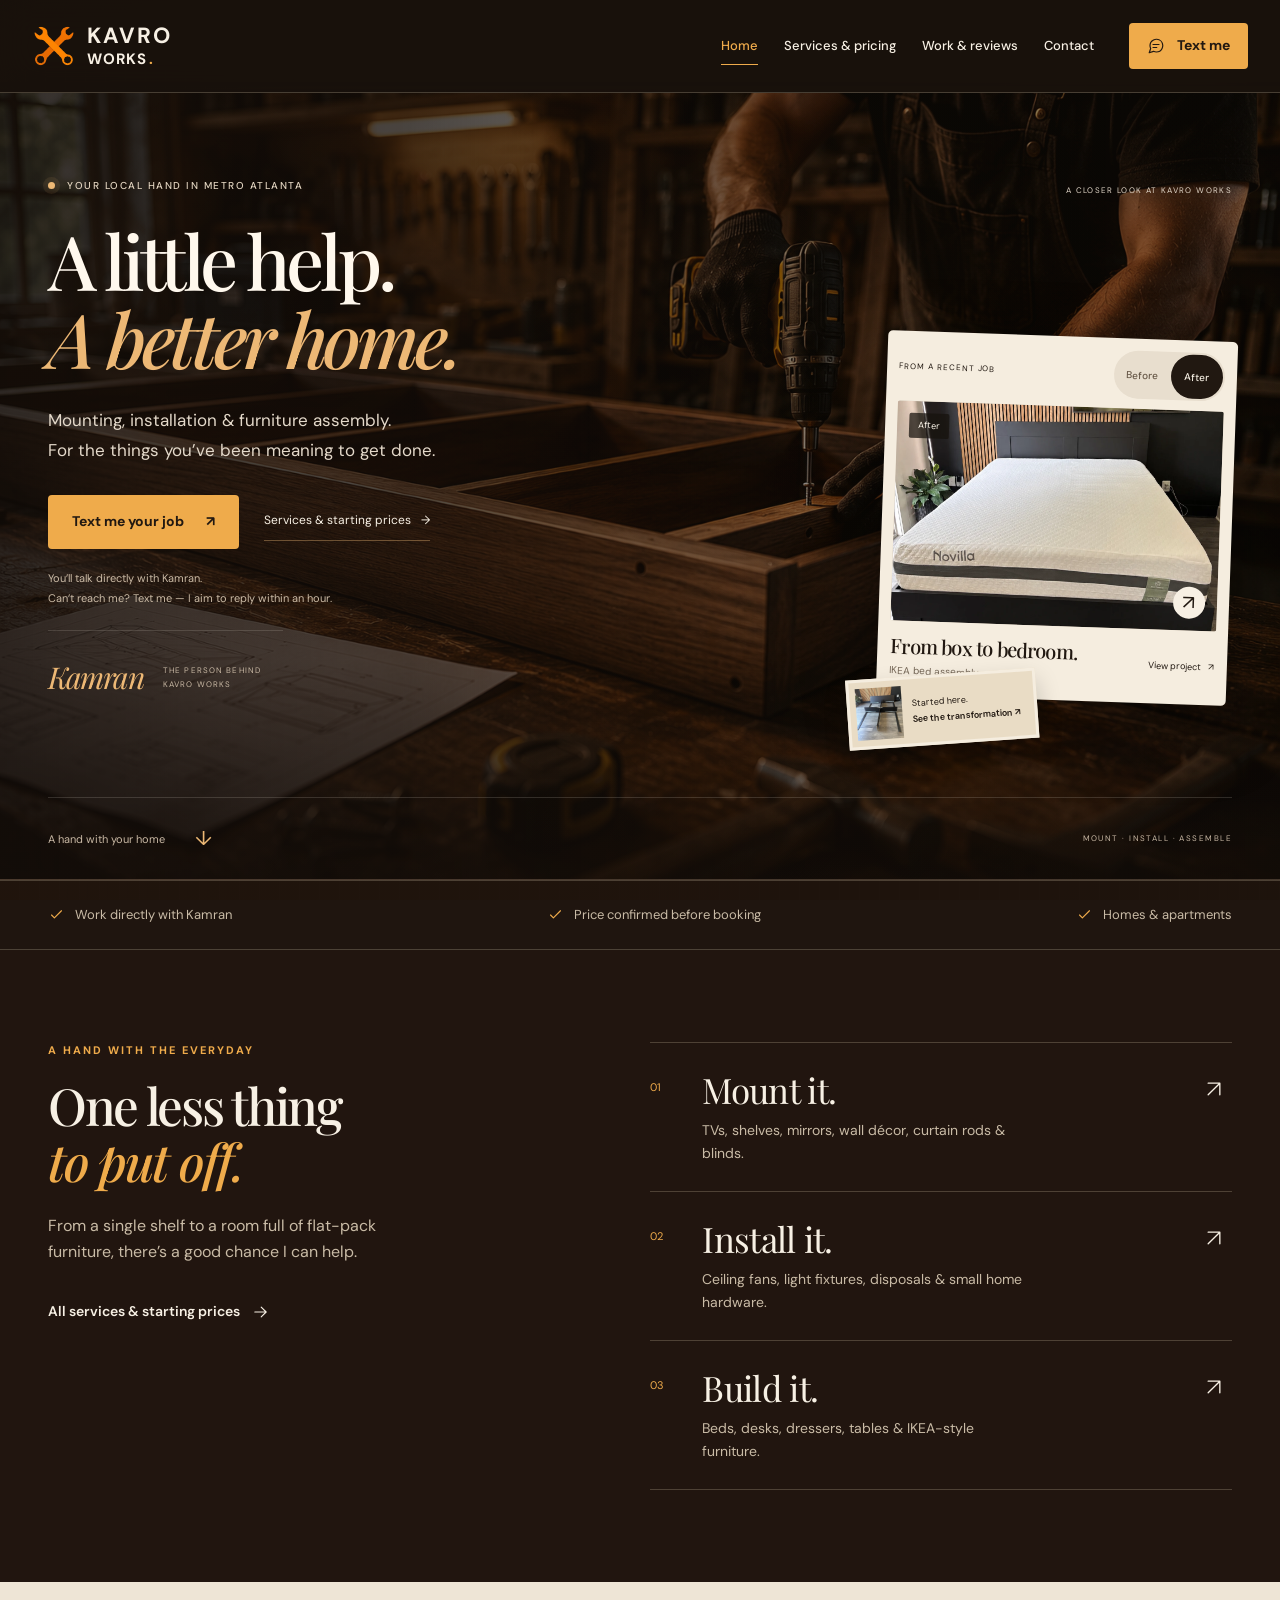
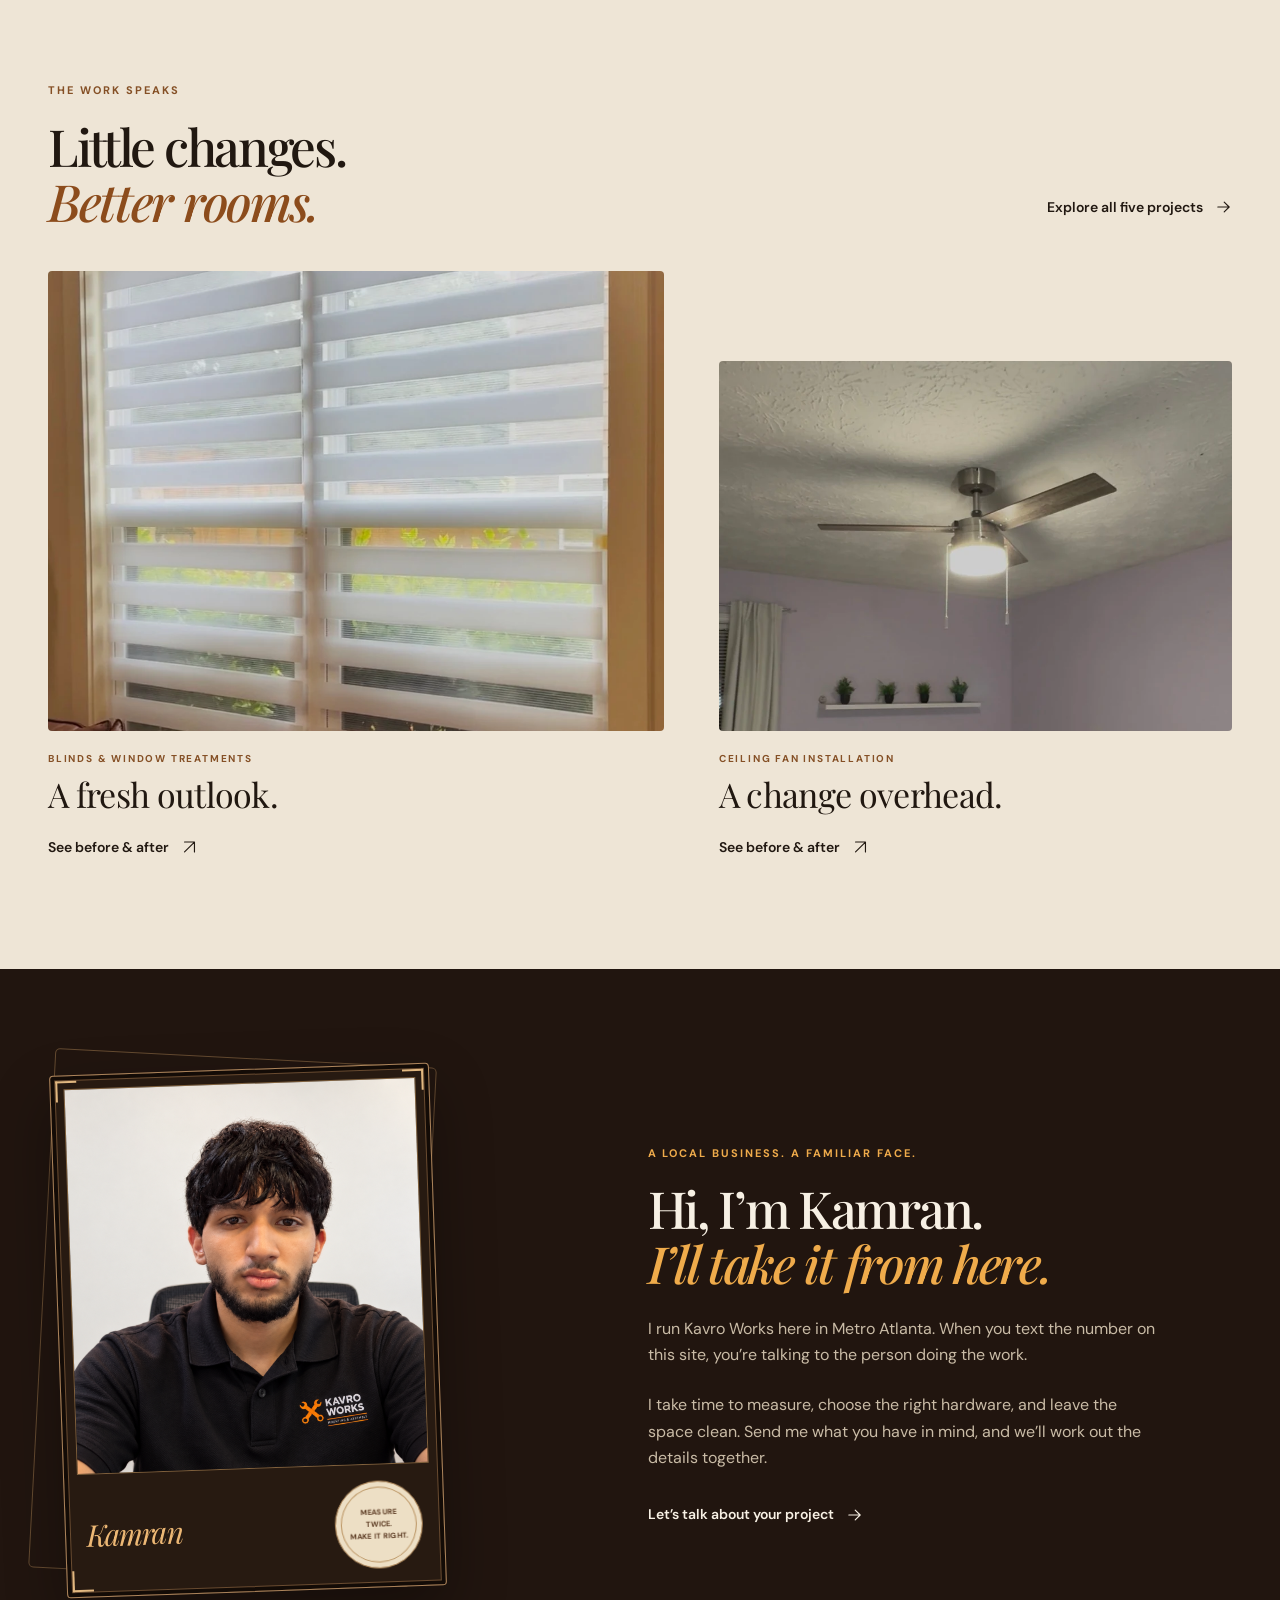
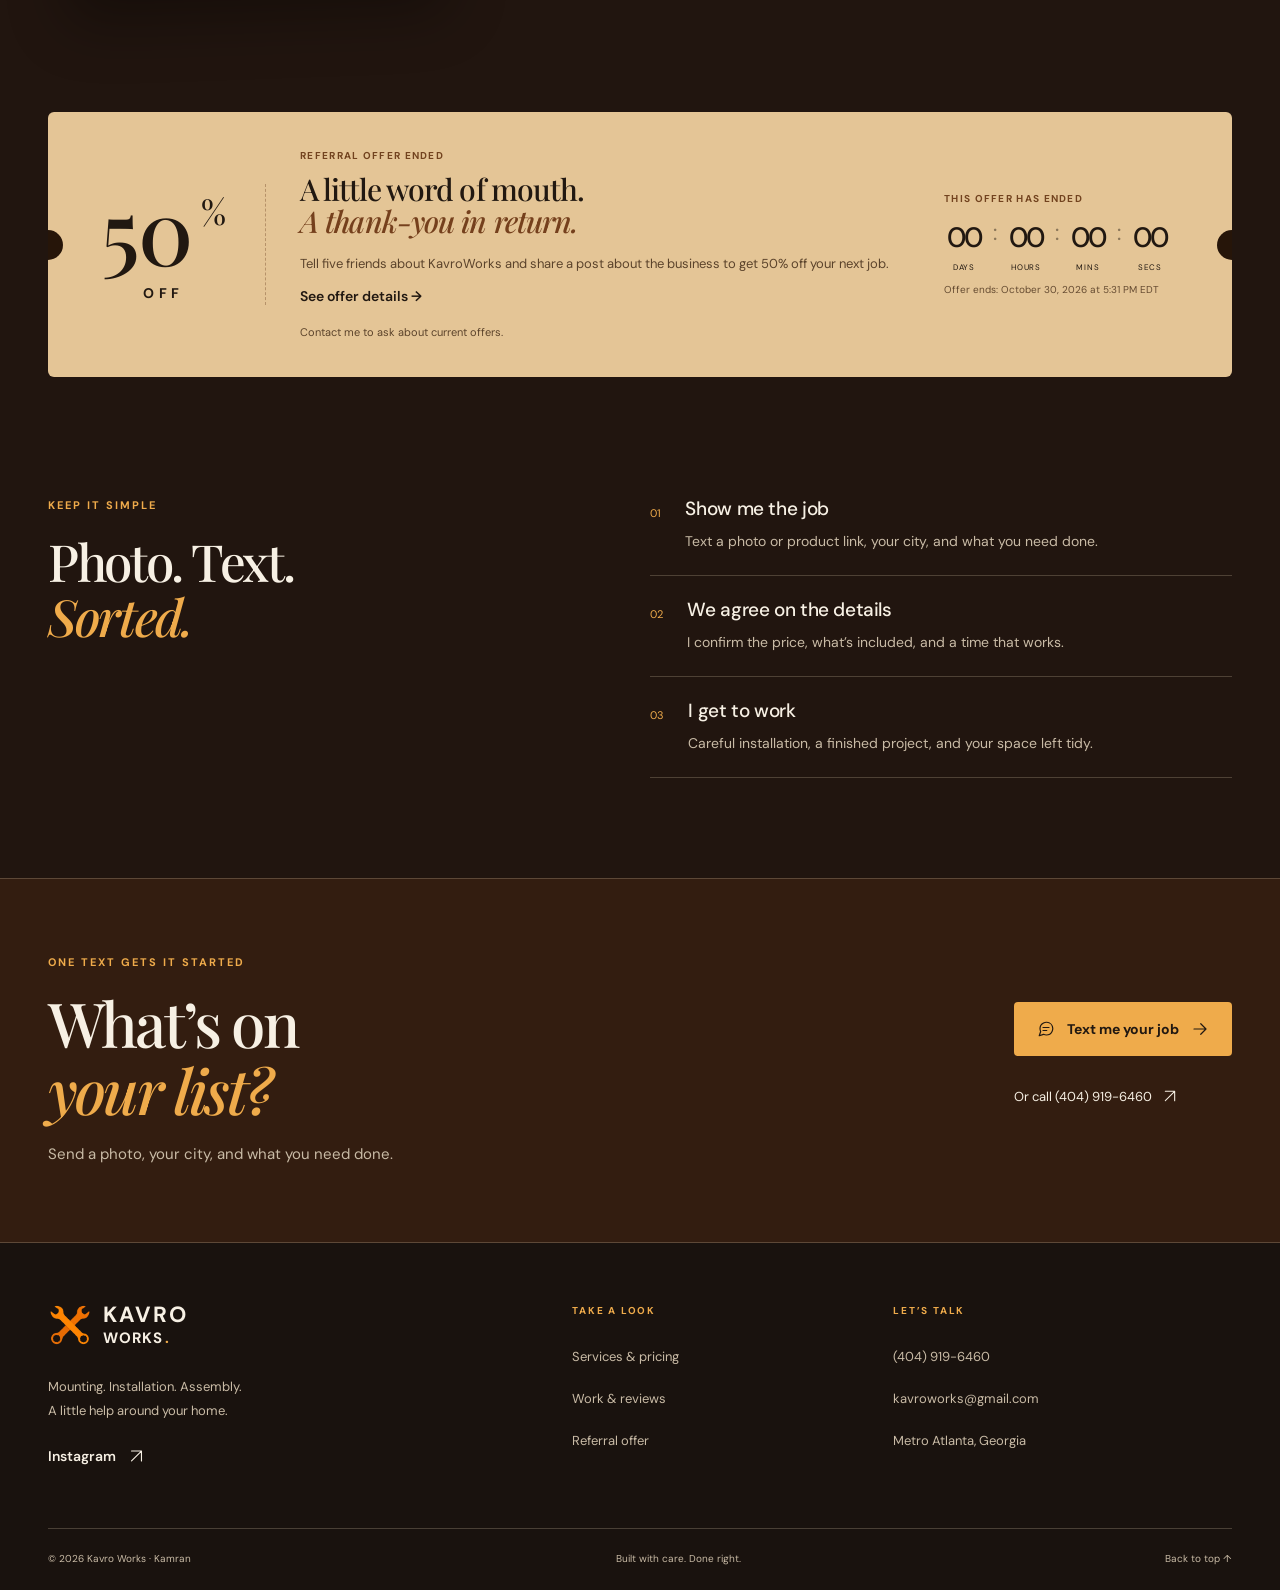
<file: index.html>
<!doctype html>
<html lang="en">
<head>
<meta charset="utf-8">
<meta name="viewport" content="width=device-width, initial-scale=1, viewport-fit=cover">
<meta name="theme-color" content="#20150f">
<title>Kavro Works</title>
<meta name="description" content="Kavro Works helps with TV mounting, blinds, furniture assembly, ceiling fans and more across Metro Atlanta. Call or text Kamran at (404) 919-6460.">
<link rel="canonical" href="https://kavroworks.com/">
<meta property="og:title" content="Mounting, Installation &amp; Assembly in Metro Atlanta | Kavro Works">
<meta property="og:description" content="Kavro Works helps with TV mounting, blinds, furniture assembly, ceiling fans and more across Metro Atlanta. Call or text Kamran at (404) 919-6460.">
<meta property="og:type" content="website">
<meta property="og:image" content="https://kavroworks.com/images/bed-after.webp">
<link rel="icon" href="images/favicon.png">
<link rel="apple-touch-icon" href="images/favicon.png">
<link rel="preconnect" href="https://fonts.googleapis.com">
<link rel="preconnect" href="https://fonts.gstatic.com" crossorigin>
<link href="https://fonts.googleapis.com/css2?family=DM+Sans:wght@400;500;600;700&amp;family=Playfair+Display:ital,wght@0,500;0,600;0,700;1,500;1,600&amp;display=swap" rel="stylesheet">
<link rel="stylesheet" href="styles.css">
<script src="script.js" defer>
</script>
<script type="application/ld+json">{"@context": "https://schema.org", "@type": "HomeAndConstructionBusiness", "name": "Kavro Works", "url": "https://kavroworks.com/", "telephone": "+14049196460", "email": "kavroworks@gmail.com", "image": "https://kavroworks.com/images/bed-after.webp", "areaServed": ["Atlanta", "Lawrenceville", "Duluth", "Suwanee", "Lilburn", "Snellville", "Norcross"], "sameAs": ["https://www.instagram.com/kavroworks"]}</script>
<link rel="preload" href="images/background.png" as="image">
<style id="kw-home-final-fixes">
/* Final homepage corrections. Kept here so only index.html needs replacing. */

/* Give the 50 and % their own boxes; no negative tracking or collisions. */
.kw-home .offer-ticket {
  grid-template-columns: 180px minmax(0, 1fr) minmax(210px, 250px);
}
.kw-home .offer-value { min-width: 0; padding-right: 24px; }
.kw-home .offer-value .kw-discount-number {
  display: inline-flex;
  align-items: flex-start;
  justify-content: center;
  gap: 10px;
  font-family: var(--serif);
  line-height: 1;
  letter-spacing: 0;
  white-space: nowrap;
}
.kw-home .offer-value .kw-discount-digits {
  display: block;
  font-size: 90px;
  font-weight: 500;
  line-height: 1;
  letter-spacing: -.025em;
}
.kw-home .offer-value .kw-discount-percent {
  display: block;
  font-size: 34px;
  font-weight: 500;
  line-height: 1;
  letter-spacing: 0;
  margin: 0;
  padding-top: 10px;
}
.kw-home .offer-value > .kw-discount-off {
  display: block;
  margin-top: 8px;
  padding-left: 0;
  letter-spacing: .32em;
}

/* Put the circle inside the caption row so it never covers the name/frame. */
.kw-home .kw-portrait-frame figcaption {
  position: relative;
  display: flex;
  align-items: center;
  justify-content: space-between;
  gap: 16px;
  padding: 16px 8px 18px;
}
.kw-home .kw-portrait-frame figcaption > .kw-signature {
  flex: 1 1 auto;
  min-width: 0;
  max-width: none;
  color: var(--kw-gold);
  font: italic 30px/1.2 var(--serif);
  letter-spacing: -.05em;
  text-align: left;
}
.kw-home .kw-portrait-frame figcaption > .kw-portrait-stamp {
  position: relative;
  inset: auto;
  z-index: 3;
  flex: 0 0 88px;
  display: grid;
  place-content: center;
  width: 88px;
  height: 88px;
  max-width: 88px;
  margin: 0;
  transform: none;
  border-radius: 50%;
  background: #eddfc5;
  color: #5b3a22;
  font: 600 7px/1.9 var(--sans);
  letter-spacing: .1em;
  text-align: center;
  box-shadow: inset 0 0 0 5px #eddfc5, inset 0 0 0 6px #b99260;
}
.kw-home .kw-frame-corner-br { display: none; }

/* No visible pause/play control, including buttons left by an older script. */
.kw-home .kw-video-toggle { display: none !important; }
.kw-home .kw-film-caption { min-height: 44px; }

/* DESKTOP: one video across the WHOLE hero, behind the heading and project. */
@media (min-width: 761px) {
  .kw-home .kw-film-media { inset: 0; overflow: hidden; }
  .kw-home .kw-film-poster,
  .kw-home .kw-film-video {
    position: absolute;
    inset: 0;
    width: 100%;
    max-width: none;
    height: 100%;
    margin: 0;
    object-fit: cover;
    object-position: 50% 20%;
    border: 0;
    border-radius: 0;
    transform: none;
  }
  .kw-home .kw-film-poster { object-position: 50% 58%; }
  .kw-home .kw-film-shade {
    background:
      linear-gradient(90deg, rgba(18,12,8,.78) 0%, rgba(18,12,8,.66) 32%, rgba(18,12,8,.30) 62%, rgba(18,12,8,.22) 100%),
      linear-gradient(0deg, rgba(18,12,8,.75) 0%, transparent 28%, rgba(18,12,8,.12) 100%);
  }
}

@media (max-width: 1100px) {
  .kw-home .offer-ticket { grid-template-columns: 160px minmax(0,1fr); }
  .kw-home .offer-value .kw-discount-digits { font-size: 80px; }
  .kw-home .offer-value .kw-discount-percent { font-size: 32px; }
}
@media (max-width: 650px) {
  .kw-home .offer-ticket { grid-template-columns: minmax(0,1fr); }
  .kw-home .offer-value { padding-right: 0; align-items: center; }
  .kw-home .offer-value .kw-discount-number { gap: 8px; }
  .kw-home .offer-value .kw-discount-digits { font-size: 74px; }
  .kw-home .offer-value .kw-discount-percent { font-size: 28px; padding-top: 8px; }
  .kw-home .offer-value > .kw-discount-off { margin: 0; }
  .kw-home .kw-portrait-frame figcaption { padding: 13px 5px 16px; gap: 12px; }
  .kw-home .kw-portrait-frame figcaption > .kw-portrait-stamp {
    flex-basis: 80px;
    width: 80px;
    height: 80px;
    max-width: 80px;
    font-size: 6.5px;
  }
}

.kw-home .kw-portrait-frame figcaption >
.kw-portrait-stamp:last-child {
  box-sizing: border-box;
  display: flex;
  align-items: center;
  justify-content: center;
  padding: 12px;
  color: #5b3a22;
  font-family: var(--sans);
  font-size: 7.5px;
  font-weight: 700;
  line-height: 1.6;
  letter-spacing: .02em;
  text-align: center;
  white-space: normal;
  opacity: 1;
}

.offer-ticket {
  position: relative;
}

.kw-coupon-link {
  position: absolute;
  inset: 0;
  z-index: 10;
  border-radius: inherit;
  cursor: pointer;
}

.kw-coupon-link:focus-visible {
  outline: 3px solid #8c4c1c;
  outline-offset: -6px;
}

</style>
</head>
<body id="top" class="kw-home">
<div class="wood-bg" aria-hidden="true">
</div>
<a href="#main" class="skip-link">Skip to content</a>
<header class="site-header">
<div class="header-inner">
<a class="brand" href="index.html" aria-label="Kavro Works home">
<img src="images/logo.png" alt="" width="44" height="44">
<span>KAVRO<span class="brand-works">WORKS<span class="brand-dot">.</span>
</span>
</span>
</a>
<button type="button" class="menu-toggle js-only" aria-controls="site-nav" aria-expanded="false">
<span class="menu-lines" aria-hidden="true">
</span>
<span class="sr-only">Open menu</span>
</button>
<nav id="site-nav" class="site-nav" aria-label="Main navigation">
<a href="index.html" aria-current="page">Home</a>
<a href="services.html">Services &amp; pricing</a>
<a href="work.html">Work &amp; reviews</a>
<a href="contact.html">Contact</a>
<a href="offers.html" class="mobile-offer">Referral offer</a>
</nav>
<a class="button button-accent header-cta" href="sms:+14049196460" data-sms="">
<svg class="icon " viewBox="0 0 24 24" fill="none" stroke="currentColor" stroke-width="1.6" stroke-linecap="round" stroke-linejoin="round" aria-hidden="true">
<path d="M21 11.5a8.4 8.4 0 0 1-.9 3.8 8.5 8.5 0 0 1-7.6 4.7 8.4 8.4 0 0 1-3.8-.9L3 21l1.9-5.7a8.4 8.4 0 0 1-.9-3.8 8.5 8.5 0 0 1 4.7-7.6 8.4 8.4 0 0 1 3.8-.9h.5a8.5 8.5 0 0 1 8 8v.5Z">
</path>
<path d="M8 10h8M8 14h5">
</path>
</svg>
<span>Text me</span>
<svg class="icon " viewBox="0 0 24 24" fill="none" stroke="currentColor" stroke-width="1.6" stroke-linecap="round" stroke-linejoin="round" aria-hidden="true">
<path d="M4 12h15M13 5l7 7-7 7">
</path>
</svg>
</a>
</div>
</header>
<main id="main">
<section class="kw-film-hero" aria-labelledby="kw-home-title">
  <div class="kw-film-media" aria-hidden="true">
    <img class="kw-film-poster" src="images/background.png" alt="" fetchpriority="high">
    <!-- Video file: kwreel.mp4 beside index.html. -->
    <video class="kw-film-video" id="kw-home-video" muted="" loop="" playsinline="" preload="none" poster="images/background.png" tabindex="-1" data-video-src="kwreel.mp4">
</video>
    <div class="kw-film-shade">
</div>
  </div>

  <div class="container kw-hero-layout">
    <div class="kw-hero-copy">
      <span class="kw-location">
<span aria-hidden="true">
</span> YOUR LOCAL HAND IN METRO ATLANTA</span>
      <h1 id="kw-home-title">A little help.<br>
<em>A better home.</em>
</h1>
      <p class="kw-hero-lead">Mounting, installation &amp; furniture assembly.<br>For the things you’ve been meaning to get done.</p>
      <div class="kw-hero-actions">
        <a class="button button-accent" href="sms:+14049196460" data-sms="">Text me your job <span aria-hidden="true">↗</span>
</a>
        <a class="kw-quiet-link" href="services.html">Services &amp; starting prices <span aria-hidden="true">→</span>
</a>
      </div>
      <p class="kw-reply-note">You’ll talk directly with Kamran.<br>Can’t reach me? Text me — I aim to reply within an hour.</p>
      <div class="kw-hero-signoff">
<span class="kw-signature">Kamran</span>
<span>THE PERSON BEHIND KAVRO WORKS</span>
</div>
    </div>

    <div class="kw-hero-right">
      <div class="kw-film-caption">
        <span class="kw-film-caption-label">A CLOSER LOOK AT KAVRO WORKS</span>
        </div>

      <article class="kw-project-peek" data-kw-compare aria-labelledby="kw-project-title">
        <div class="kw-peek-top">
<span>FROM A RECENT JOB</span>
<div class="kw-peek-tabs" role="group" aria-label="Bed project photo">
          <button type="button" data-kw-phase="before" aria-pressed="false">Before</button>
          <button type="button" data-kw-phase="after" aria-pressed="true">After</button>
        </div>
</div>
        <a class="kw-peek-photo" href="work.html#bed" aria-label="See the full IKEA bed assembly project">
          <img data-kw-image src="images/bed-after.webp" alt="Completed black IKEA bed frame with drawers in front of a wood slat wall" width="1086" height="1448" decoding="async">
          <span class="kw-photo-label" data-kw-photo-label>After</span>
<span class="kw-photo-arrow" aria-hidden="true">↗</span>
        </a>
        <div class="kw-peek-bottom">
<div>
<h2 id="kw-project-title">From box to bedroom.</h2>
<p>IKEA bed assembly</p>
</div>
<a href="work.html#bed" aria-label="View the bed project" class="kw-peek-work">View project <span aria-hidden="true">↗</span>
</a>
</div>
        <a class="kw-before-chip" href="work.html#bed">
<img src="images/bed-before-small.webp" alt="The bed during assembly" width="480" height="640" loading="lazy">
<span>Started here.<br>
<strong>See the transformation ↗</strong>
</span>
</a>
      </article>
    </div>
  </div>
  <div class="container kw-hero-bottom">
<a href="#home-services">A hand with your home <span aria-hidden="true">↓</span>
</a>
<span>MOUNT · INSTALL · ASSEMBLE</span>
</div>
</section>
<div class="promise-strip">
<div class="container">
<span>
<svg class="icon " viewBox="0 0 24 24" fill="none" stroke="currentColor" stroke-width="1.6" stroke-linecap="round" stroke-linejoin="round" aria-hidden="true">
<path d="m5 12 4 4L19 6">
</path>
</svg> Work directly with Kamran</span>
<span>
<svg class="icon " viewBox="0 0 24 24" fill="none" stroke="currentColor" stroke-width="1.6" stroke-linecap="round" stroke-linejoin="round" aria-hidden="true">
<path d="m5 12 4 4L19 6">
</path>
</svg> Price confirmed before booking</span>
<span>
<svg class="icon " viewBox="0 0 24 24" fill="none" stroke="currentColor" stroke-width="1.6" stroke-linecap="round" stroke-linejoin="round" aria-hidden="true">
<path d="m5 12 4 4L19 6">
</path>
</svg> Homes &amp; apartments</span>
</div>
</div>
<section class="container section services-intro kw-reveal" id="home-services">
<div>
<span class="eyebrow">A hand with the everyday</span>
<h2>One less thing<br>
<em>to put off.</em>
</h2>
<p>From a single shelf to a room full of flat-pack furniture, there’s a good chance I can help.</p>
<a href="services.html" class="text-link">All services &amp; starting prices <svg class="icon " viewBox="0 0 24 24" fill="none" stroke="currentColor" stroke-width="1.6" stroke-linecap="round" stroke-linejoin="round" aria-hidden="true">
<path d="M4 12h15M13 5l7 7-7 7">
</path>
</svg>
</a>
</div>
<div class="service-preview-list">
<a href="services.html#mounting">
<span class="list-number">01</span>
<div>
<h3>Mount it.</h3>
<p>TVs, shelves, mirrors, wall décor, curtain rods &amp; blinds.</p>
</div>
<svg class="icon " viewBox="0 0 24 24" fill="none" stroke="currentColor" stroke-width="1.6" stroke-linecap="round" stroke-linejoin="round" aria-hidden="true">
<path d="M5 19 19 5M5 5h14v14">
</path>
</svg>
</a>
<a href="services.html#installation">
<span class="list-number">02</span>
<div>
<h3>Install it.</h3>
<p>Ceiling fans, light fixtures, disposals &amp; small home hardware.</p>
</div>
<svg class="icon " viewBox="0 0 24 24" fill="none" stroke="currentColor" stroke-width="1.6" stroke-linecap="round" stroke-linejoin="round" aria-hidden="true">
<path d="M5 19 19 5M5 5h14v14">
</path>
</svg>
</a>
<a href="services.html#assembly">
<span class="list-number">03</span>
<div>
<h3>Build it.</h3>
<p>Beds, desks, dressers, tables &amp; IKEA-style furniture.</p>
</div>
<svg class="icon " viewBox="0 0 24 24" fill="none" stroke="currentColor" stroke-width="1.6" stroke-linecap="round" stroke-linejoin="round" aria-hidden="true">
<path d="M5 19 19 5M5 5h14v14">
</path>
</svg>
</a>
</div>
</section>
<section class="paper-section">
<div class="container section">
<div class="section-heading">
<div>
<span class="eyebrow">The work speaks</span>
<h2>Little changes.<br>
<em>Better rooms.</em>
</h2>
</div>
<a href="work.html" class="text-link">Explore all five projects <svg class="icon " viewBox="0 0 24 24" fill="none" stroke="currentColor" stroke-width="1.6" stroke-linecap="round" stroke-linejoin="round" aria-hidden="true">
<path d="M4 12h15M13 5l7 7-7 7">
</path>
</svg>
</a>
</div>
<div class="home-project-grid">
<a href="work.html#blinds" class="home-project kw-reveal">
<img class="" src="images/blinds-after.webp" srcset="images/blinds-after-small.webp 361w, images/blinds-after.webp 902w" sizes="(max-width: 700px) 92vw, 50vw" alt="White zebra blinds installed above a brown leather sofa" width="902" height="1600" loading="lazy" decoding="async">
<div>
<span class="eyebrow">Blinds &amp; window treatments</span>
<h3>A fresh outlook.</h3>
<span class="text-link">See before &amp; after <svg class="icon " viewBox="0 0 24 24" fill="none" stroke="currentColor" stroke-width="1.6" stroke-linecap="round" stroke-linejoin="round" aria-hidden="true">
<path d="M5 19 19 5M5 5h14v14">
</path>
</svg>
</span>
</div>
</a>
<a href="work.html#fan" class="home-project kw-reveal">
<img class="" src="images/fan-after.webp" srcset="images/fan-after-small.webp 362w, images/fan-after.webp 904w" sizes="(max-width: 700px) 92vw, 50vw" alt="New ceiling fan and light installed in a lavender bedroom" width="904" height="1600" loading="lazy" decoding="async">
<div>
<span class="eyebrow">Ceiling fan installation</span>
<h3>A change overhead.</h3>
<span class="text-link">See before &amp; after <svg class="icon " viewBox="0 0 24 24" fill="none" stroke="currentColor" stroke-width="1.6" stroke-linecap="round" stroke-linejoin="round" aria-hidden="true">
<path d="M5 19 19 5M5 5h14v14">
</path>
</svg>
</span>
</div>
</a>
</div>
</div>
</section>
<section class="container section about-section">
<figure class="kw-portrait">
  <div class="kw-portrait-outline" aria-hidden="true">
</div>
  <div class="kw-portrait-frame">
    <span class="kw-frame-corner kw-frame-corner-tl" aria-hidden="true">
</span>
    <span class="kw-frame-corner kw-frame-corner-tr" aria-hidden="true">
</span>
    <span class="kw-frame-corner kw-frame-corner-bl" aria-hidden="true">
</span>
    <img src="images/KamranBokhari.png" alt="Kamran, the person behind Kavro Works" width="1198" height="1313" loading="lazy" decoding="async">
    <figcaption>
<span class="kw-signature">Kamran</span>
<span class="kw-portrait-stamp">
  MEASURE<br>TWICE.<br>MAKE IT RIGHT.
</span>
</figcaption>
  </div>
  </figure>
<div class="about-copy kw-reveal">
<span class="eyebrow">A local business. A familiar face.</span>
<h2>Hi, I’m Kamran.<br>
<em>I’ll take it from here.</em>
</h2>
<p>I run Kavro Works here in Metro Atlanta. When you text the number on this site, you’re talking to the person doing the work.</p>
<p>I take time to measure, choose the right hardware, and leave the space clean. Send me what you have in mind, and we’ll work out the details together.</p>
<a class="text-link" href="contact.html">Let’s talk about your project <svg class="icon " viewBox="0 0 24 24" fill="none" stroke="currentColor" stroke-width="1.6" stroke-linecap="round" stroke-linejoin="round" aria-hidden="true">
<path d="M4 12h15M13 5l7 7-7 7">
</path>
</svg>
</a>
</div>
</section>
<section class="container offer-section">
<div class="offer-ticket">
  <a class="kw-coupon-link"
   href="offers.html"
   aria-label="View the 50% off referral offer"></a>
<div class="offer-value" aria-label="50 percent off">
<strong class="kw-discount-number"><span class="kw-discount-digits">50</span><span class="kw-discount-percent">%</span></strong><span class="kw-discount-off">OFF</span>
</div>
<div class="offer-copy">
  <span class="eyebrow" data-offer-badge>
    Limited-time referral offer
  </span>

  <h2>A little word of mouth.<br>
    <em>A thank-you in return.</em>
  </h2>

  <p data-offer-description>
    Tell five friends about KavroWorks and share a post about
    the business to get 50% off your next job.
  </p>

  <span class="text-link">
  See offer details →
</span>

  <p class="small" data-offer-disclaimer>
    Text me your sharing confirmation before booking.
  </p>
</div>
<div class="offer-clock">
<span class="eyebrow" data-countdown-heading>Time left to claim</span>
<div class="countdown" data-countdown role="timer" aria-live="off" aria-label="Referral offer countdown">
<div>
<strong data-time="days">—</strong>
<span>days</span>
</div>
<span class="time-colon">:</span>
<div>
<strong data-time="hours">—</strong>
<span>hours</span>
</div>
<span class="time-colon">:</span>
<div>
<strong data-time="minutes">—</strong>
<span>mins</span>
</div>
<span class="time-colon">:</span>
<div>
<strong data-time="seconds">—</strong>
<span>secs</span>
</div>
</div>
<p class="timer-date" data-timer-date>Offer ends October 30, 2026 at 5:31 PM ET</p>
</div>
</div>
</section>
<section class="container section process-section kw-reveal">
<div>
<span class="eyebrow">Keep it simple</span>
<h2>Photo. Text.<br>
<em>Sorted.</em>
</h2>
</div>
<ol class="process-list">
<li>
<span>01</span>
<div>
<h3>Show me the job</h3>
<p>Text a photo or product link, your city, and what you need done.</p>
</div>
</li>
<li>
<span>02</span>
<div>
<h3>We agree on the details</h3>
<p>I confirm the price, what’s included, and a time that works.</p>
</div>
</li>
<li>
<span>03</span>
<div>
<h3>I get to work</h3>
<p>Careful installation, a finished project, and your space left tidy.</p>
</div>
</li>
</ol>
</section>
<section class="closing-cta">
<div class="container closing-inner">
<div>
<span class="eyebrow">One text gets it started</span>
<h2>What’s on<br>
<em>your list?</em>
</h2>
<p>Send a photo, your city, and what you need done.</p>
</div>
<div>
<a class="button button-accent" href="sms:+14049196460" data-sms="">
<svg class="icon " viewBox="0 0 24 24" fill="none" stroke="currentColor" stroke-width="1.6" stroke-linecap="round" stroke-linejoin="round" aria-hidden="true">
<path d="M21 11.5a8.4 8.4 0 0 1-.9 3.8 8.5 8.5 0 0 1-7.6 4.7 8.4 8.4 0 0 1-3.8-.9L3 21l1.9-5.7a8.4 8.4 0 0 1-.9-3.8 8.5 8.5 0 0 1 4.7-7.6 8.4 8.4 0 0 1 3.8-.9h.5a8.5 8.5 0 0 1 8 8v.5Z">
</path>
<path d="M8 10h8M8 14h5">
</path>
</svg>
<span>Text me your job</span>
<svg class="icon " viewBox="0 0 24 24" fill="none" stroke="currentColor" stroke-width="1.6" stroke-linecap="round" stroke-linejoin="round" aria-hidden="true">
<path d="M4 12h15M13 5l7 7-7 7">
</path>
</svg>
</a>
<a href="tel:+14049196460" class="closing-phone">Or call (404) 919-6460 <svg class="icon " viewBox="0 0 24 24" fill="none" stroke="currentColor" stroke-width="1.6" stroke-linecap="round" stroke-linejoin="round" aria-hidden="true">
<path d="M5 19 19 5M5 5h14v14">
</path>
</svg>
</a>
</div>
</div>
</section>
</main>
<footer class="site-footer">
<div class="container footer-top">
<div>
<a class="brand" href="index.html" aria-label="Kavro Works home">
<img src="images/logo.png" alt="" width="44" height="44">
<span>KAVRO<span class="brand-works">WORKS<span class="brand-dot">.</span>
</span>
</span>
</a>
<p>Mounting. Installation. Assembly.<br>A little help around your home.</p>
<a href="https://www.instagram.com/kavroworks" target="_blank" rel="noopener noreferrer" class="text-link">Instagram <svg class="icon " viewBox="0 0 24 24" fill="none" stroke="currentColor" stroke-width="1.6" stroke-linecap="round" stroke-linejoin="round" aria-hidden="true">
<path d="M5 19 19 5M5 5h14v14">
</path>
</svg>
</a>
</div>
<div>
<span class="eyebrow">Take a look</span>
<a href="services.html">Services &amp; pricing</a>
<a href="work.html">Work &amp; reviews</a>
<a href="offers.html">Referral offer</a>
</div>
<div>
<span class="eyebrow">Let’s talk</span>
<a href="tel:+14049196460">(404) 919-6460</a>
<a href="mailto:kavroworks@gmail.com">kavroworks@gmail.com</a>
<a href="contact.html#service-area">Metro Atlanta, Georgia</a>
</div>
</div>
<div class="container footer-bottom">
<span>© 2026 Kavro Works · Kamran</span>
<span>Built with care. Done right.</span>
<a href="#top">Back to top ↑</a>
</div>
</footer>
<div class="mobile-contact" aria-label="Quick contact">
<a href="tel:+14049196460">
<svg class="icon " viewBox="0 0 24 24" fill="none" stroke="currentColor" stroke-width="1.6" stroke-linecap="round" stroke-linejoin="round" aria-hidden="true">
<path d="m22 16.9-.1 3a2 2 0 0 1-2.2 2 19.8 19.8 0 0 1-8.6-3.1 19.5 19.5 0 0 1-6-6A19.8 19.8 0 0 1 2 4.1 2 2 0 0 1 4 2h3a2 2 0 0 1 2 1.7c.1 1 .4 2 .7 2.9a2 2 0 0 1-.5 2.1L8 10a16 16 0 0 0 6 6l1.3-1.3a2 2 0 0 1 2.1-.5c.9.3 1.9.6 2.9.7a2 2 0 0 1 1.7 2Z">
</path>
</svg>
<span>Call Kamran</span>
</a>
<a class="mobile-text" href="sms:+14049196460" data-sms="">
<svg class="icon " viewBox="0 0 24 24" fill="none" stroke="currentColor" stroke-width="1.6" stroke-linecap="round" stroke-linejoin="round" aria-hidden="true">
<path d="M21 11.5a8.4 8.4 0 0 1-.9 3.8 8.5 8.5 0 0 1-7.6 4.7 8.4 8.4 0 0 1-3.8-.9L3 21l1.9-5.7a8.4 8.4 0 0 1-.9-3.8 8.5 8.5 0 0 1 4.7-7.6 8.4 8.4 0 0 1 3.8-.9h.5a8.5 8.5 0 0 1 8 8v.5Z">
</path>
<path d="M8 10h8M8 14h5">
</path>
</svg>
<span>Text your job</span>
<svg class="icon " viewBox="0 0 24 24" fill="none" stroke="currentColor" stroke-width="1.6" stroke-linecap="round" stroke-linejoin="round" aria-hidden="true">
<path d="M4 12h15M13 5l7 7-7 7">
</path>
</svg>
</a>
</div>
<div class="toast" role="status" aria-live="polite" aria-atomic="true" id="toast">
</div>
<dialog class="copy-dialog" id="copy-dialog" aria-labelledby="copy-title">
<button type="button" class="icon-button dialog-close" data-close-copy aria-label="Close">
<svg class="icon " viewBox="0 0 24 24" fill="none" stroke="currentColor" stroke-width="1.6" stroke-linecap="round" stroke-linejoin="round" aria-hidden="true">
<path d="m6 6 12 12M6 18 18 6">
</path>
</svg>
</button>
<h2 id="copy-title">Copy this text</h2>
<p>Press and hold, or select the text and copy it.</p>
<textarea id="copy-fallback" readonly aria-label="Text to copy">
</textarea>
<button class="button button-accent" type="button" data-close-copy>Done</button>
</dialog>
<script id="kw-home-final-playback">
/* This homepage owns its video setup, replacing the older button-based setup. */
(() => {
  'use strict';
  const hero = document.querySelector('.kw-film-hero');
  if (!hero) return;
  // Set this before deferred script.js executes so it skips its OLD home setup.
  hero.dataset.kwInitialized = 'true';
  const reduced = window.matchMedia('(prefers-reduced-motion: reduce)');

  document.querySelectorAll('[data-kw-compare]').forEach(card => {
    const image = card.querySelector('[data-kw-image]');
    const label = card.querySelector('[data-kw-photo-label]');
    const views = {
      before: {src:'images/bed-before.webp',alt:'The IKEA bed frame and its components during assembly',label:'Before · in progress'},
      after: {src:'images/bed-after.webp',alt:'Completed black IKEA bed frame with drawers in front of a wood slat wall',label:'After'}
    };
    card.querySelectorAll('[data-kw-phase]').forEach(button => {
      button.addEventListener('click', () => {
        const view = views[button.dataset.kwPhase];
        if (!view || !image) return;
        image.src = view.src;
        image.alt = view.alt;
        if (label) label.textContent = view.label;
        card.querySelectorAll('[data-kw-phase]').forEach(other => other.setAttribute('aria-pressed', String(other === button)));
      });
    });
  });

  const video = document.querySelector('#kw-home-video');
  const connection = navigator.connection || navigator.mozConnection || navigator.webkitConnection;
  let inView = true;
  let failed = false;
  let loaded = false;
  const canPlay = () => !reduced.matches && !connection?.saveData;
  const start = async () => {
    if (!video || failed || !canPlay() || !inView || document.hidden) return;
    if (!loaded) {
      loaded = true;
      video.muted = true;
      video.defaultMuted = true;
      video.loop = true;
      video.src = video.dataset.videoSrc || 'kwreel.mp4';
      video.load();
    }
    try { await video.play(); }
    catch { /* Keep the poster if this device blocks automatic playback. */ }
  };
  if (video) {
    video.addEventListener('playing', () => {
      if (!failed && canPlay()) hero.classList.add('kw-video-ready');
    });
    video.addEventListener('error', () => {
      failed = true;
      video.pause();
      hero.classList.remove('kw-video-ready');
    });
    reduced.addEventListener('change', () => {
      if (reduced.matches) {
        video.pause();
        hero.classList.remove('kw-video-ready');
      } else { void start(); }
    });
    document.addEventListener('visibilitychange', () => {
      if (document.hidden) video.pause();
      else { void start(); }
    });
    if ('IntersectionObserver' in window) {
      const observer = new IntersectionObserver(entries => {
        inView = entries[0].isIntersecting;
        if (inView) void start();
        else video.pause();
      }, {threshold:.01});
      observer.observe(hero);
    } else { void start(); }
  }

  if (!reduced.matches && 'IntersectionObserver' in window) {
    const observer = new IntersectionObserver(entries => {
      entries.forEach(entry => {
        if (!entry.isIntersecting) return;
        entry.target.classList.add('kw-is-visible');
        observer.unobserve(entry.target);
      });
    }, {threshold:.08});
    document.querySelectorAll('.kw-reveal').forEach(item => {
      if (item.getBoundingClientRect().top < window.innerHeight * .9) return;
      item.classList.add('kw-will-reveal');
      observer.observe(item);
    });
  }
})();

</script>
</body>
</html>
</file>
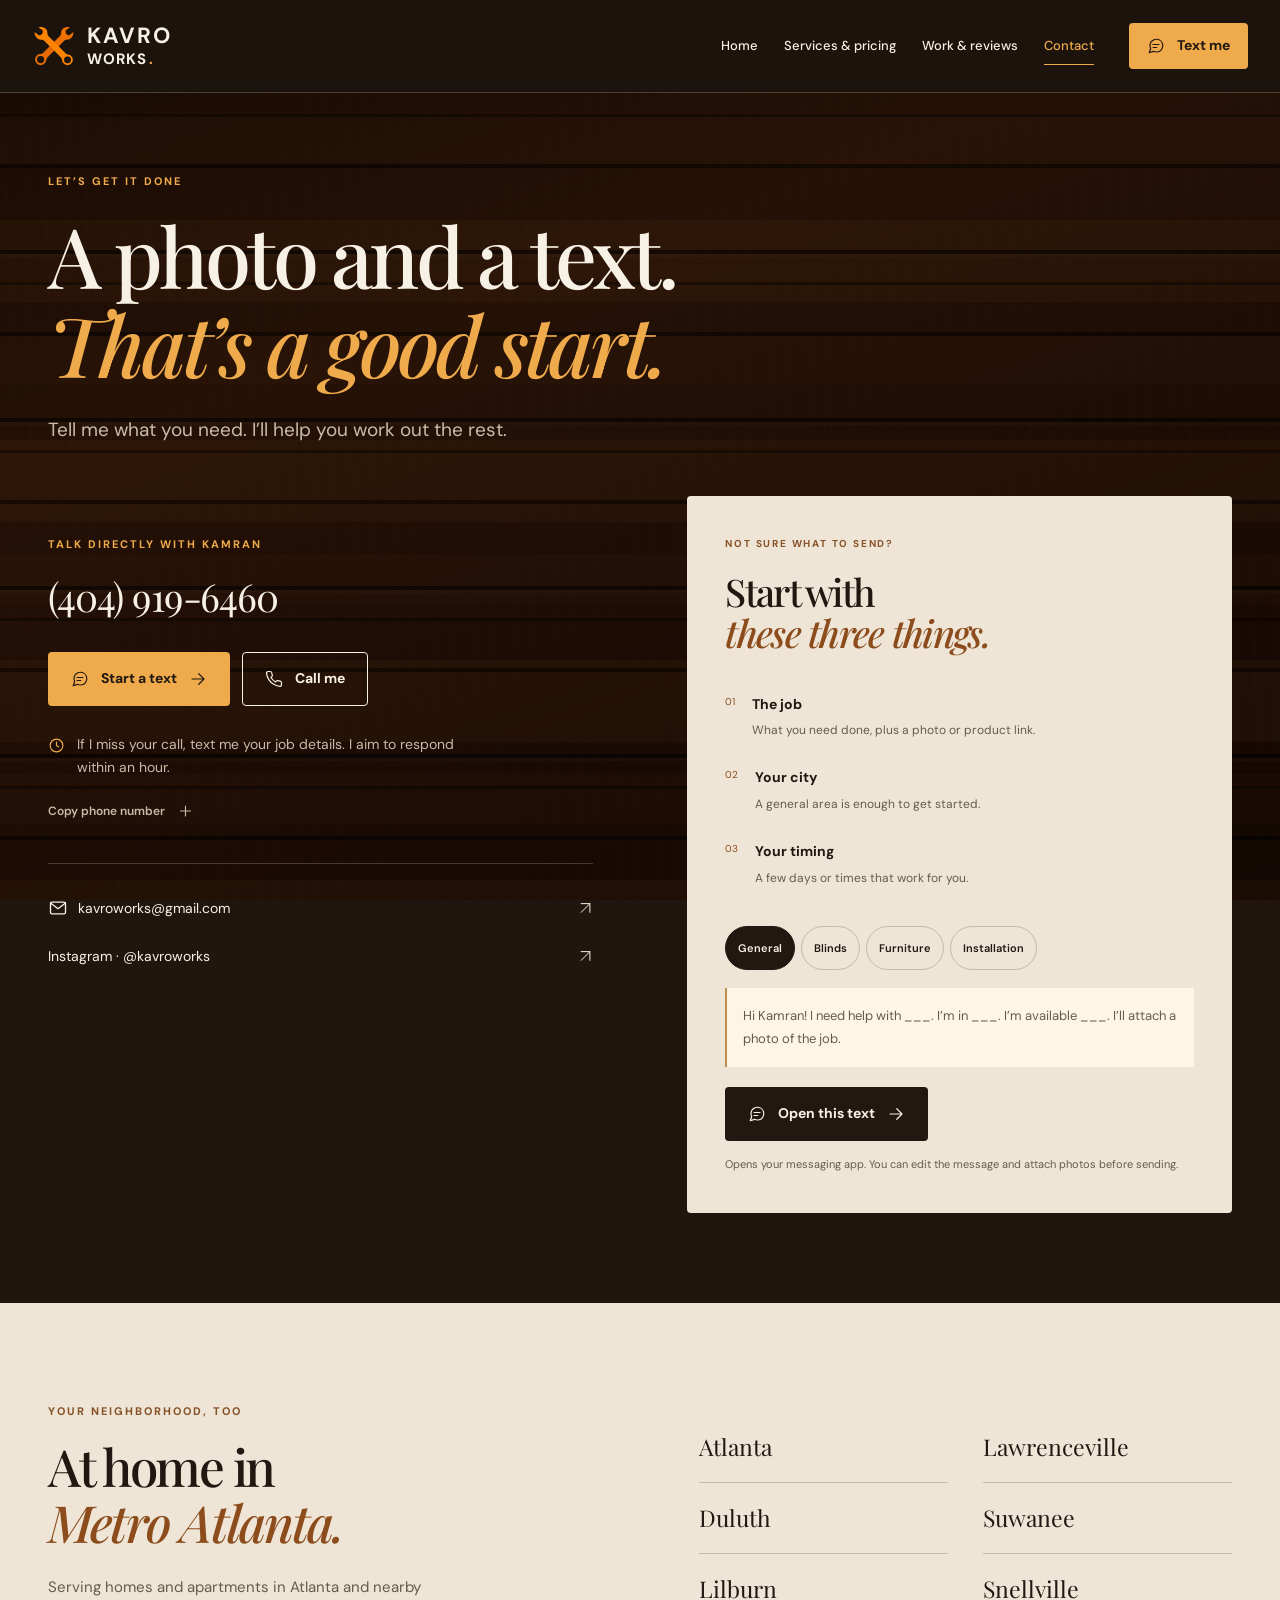
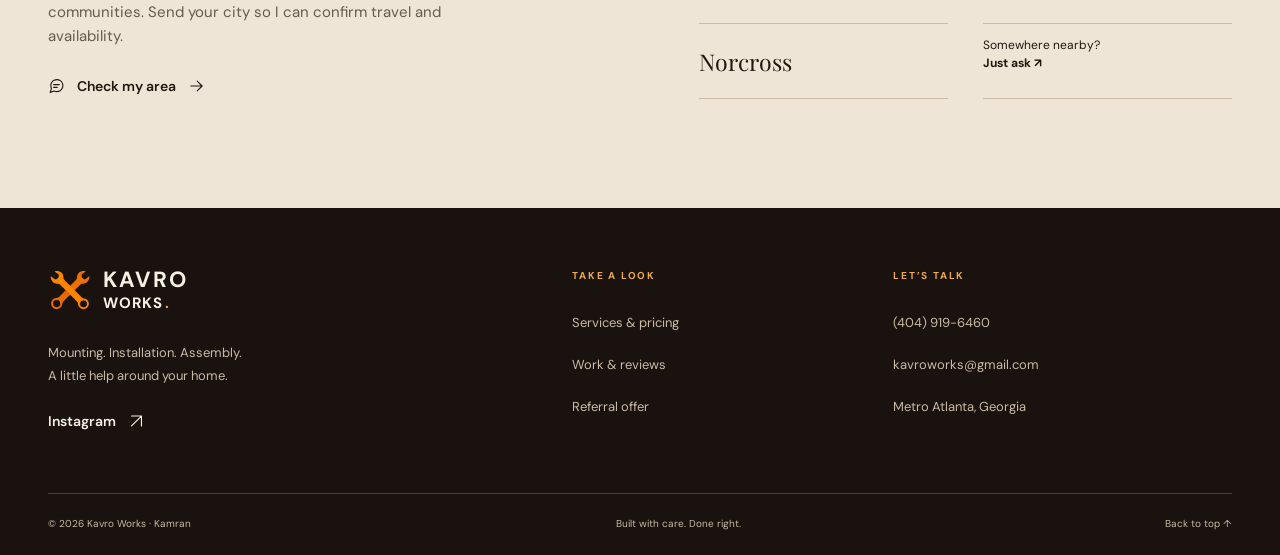
<file: contact.html>
<!doctype html>
<html lang="en"><head><meta charset="utf-8"><meta name="viewport" content="width=device-width, initial-scale=1, viewport-fit=cover"><meta name="theme-color" content="#20150f"><title>Kavro Works</title><meta name="description" content="Text your project photos, city and preferred timing to Kavro Works at (404) 919-6460. Mounting, installation and assembly across Metro Atlanta."><link rel="canonical" href="https://kavroworks.com/contact.html"><meta property="og:title" content="Call or Text Kamran | Kavro Works"><meta property="og:description" content="Text your project photos, city and preferred timing to Kavro Works at (404) 919-6460. Mounting, installation and assembly across Metro Atlanta."><meta property="og:type" content="website"><meta property="og:image" content="https://kavroworks.com/images/bed-after.webp"><link rel="icon" type="image/png" href="/images/favicon.png?v=2">
<link rel="apple-touch-icon" href="/images/favicon.png?v=2"><link rel="preconnect" href="https://fonts.googleapis.com"><link rel="preconnect" href="https://fonts.gstatic.com" crossorigin><link href="https://fonts.googleapis.com/css2?family=DM+Sans:wght@400;500;600;700&family=Playfair+Display:ital,wght@0,500;0,600;0,700;1,500;1,600&display=swap" rel="stylesheet"><link rel="stylesheet" href="styles.css"><script src="script.js" defer></script><script type="application/ld+json">{"@context": "https://schema.org", "@type": "HomeAndConstructionBusiness", "name": "Kavro Works", "url": "https://kavroworks.com/", "telephone": "+14049196460", "email": "kavroworks@gmail.com", "image": "https://kavroworks.com/images/bed-after.webp", "areaServed": ["Atlanta", "Lawrenceville", "Duluth", "Suwanee", "Lilburn", "Snellville", "Norcross"], "sameAs": ["https://www.instagram.com/kavroworks"]}</script></head>
<body id="top"><div class="wood-bg" aria-hidden="true"></div><a href="#main" class="skip-link">Skip to content</a>
<header class="site-header"><div class="header-inner"><a class="brand" href="index.html" aria-label="Kavro Works home"><img src="images/logo.png" alt="" width="44" height="44"><span>KAVRO<span class="brand-works">WORKS<span class="brand-dot">.</span></span></span></a>
<button type="button" class="menu-toggle js-only" aria-controls="site-nav" aria-expanded="false"><span class="menu-lines" aria-hidden="true"></span><span class="sr-only">Open menu</span></button>
<nav id="site-nav" class="site-nav" aria-label="Main navigation"><a href="index.html">Home</a><a href="services.html">Services & pricing</a><a href="work.html">Work & reviews</a><a href="contact.html" aria-current="page">Contact</a><a href="offers.html" class="mobile-offer">Referral offer</a></nav>
<a class="button button-accent header-cta" href="sms:+14049196460" data-sms=""><svg class="icon " viewBox="0 0 24 24" fill="none" stroke="currentColor" stroke-width="1.6" stroke-linecap="round" stroke-linejoin="round" aria-hidden="true"><path d="M21 11.5a8.4 8.4 0 0 1-.9 3.8 8.5 8.5 0 0 1-7.6 4.7 8.4 8.4 0 0 1-3.8-.9L3 21l1.9-5.7a8.4 8.4 0 0 1-.9-3.8 8.5 8.5 0 0 1 4.7-7.6 8.4 8.4 0 0 1 3.8-.9h.5a8.5 8.5 0 0 1 8 8v.5Z"/><path d="M8 10h8M8 14h5"/></svg><span>Text me</span><svg class="icon " viewBox="0 0 24 24" fill="none" stroke="currentColor" stroke-width="1.6" stroke-linecap="round" stroke-linejoin="round" aria-hidden="true"><path d="M4 12h15M13 5l7 7-7 7"/></svg></a>
</div></header><main id="main"><section class="container page-hero contact-hero"><span class="eyebrow">Let’s get it done</span><h1>A photo and a text.<br><em>That’s a good start.</em></h1><p class="lead">Tell me what you need. I’ll help you work out the rest.</p></section><section class="container contact-layout"><div class="contact-main"><span class="eyebrow">Talk directly with Kamran</span><a class="contact-number" href="tel:+14049196460">(404) 919-6460</a><div class="button-row"><a class="button button-accent" href="sms:+14049196460" data-sms=""><svg class="icon " viewBox="0 0 24 24" fill="none" stroke="currentColor" stroke-width="1.6" stroke-linecap="round" stroke-linejoin="round" aria-hidden="true"><path d="M21 11.5a8.4 8.4 0 0 1-.9 3.8 8.5 8.5 0 0 1-7.6 4.7 8.4 8.4 0 0 1-3.8-.9L3 21l1.9-5.7a8.4 8.4 0 0 1-.9-3.8 8.5 8.5 0 0 1 4.7-7.6 8.4 8.4 0 0 1 3.8-.9h.5a8.5 8.5 0 0 1 8 8v.5Z"/><path d="M8 10h8M8 14h5"/></svg><span>Start a text</span><svg class="icon " viewBox="0 0 24 24" fill="none" stroke="currentColor" stroke-width="1.6" stroke-linecap="round" stroke-linejoin="round" aria-hidden="true"><path d="M4 12h15M13 5l7 7-7 7"/></svg></a><a href="tel:+14049196460" class="button button-outline"><svg class="icon " viewBox="0 0 24 24" fill="none" stroke="currentColor" stroke-width="1.6" stroke-linecap="round" stroke-linejoin="round" aria-hidden="true"><path d="m22 16.9-.1 3a2 2 0 0 1-2.2 2 19.8 19.8 0 0 1-8.6-3.1 19.5 19.5 0 0 1-6-6A19.8 19.8 0 0 1 2 4.1 2 2 0 0 1 4 2h3a2 2 0 0 1 2 1.7c.1 1 .4 2 .7 2.9a2 2 0 0 1-.5 2.1L8 10a16 16 0 0 0 6 6l1.3-1.3a2 2 0 0 1 2.1-.5c.9.3 1.9.6 2.9.7a2 2 0 0 1 1.7 2Z"/></svg>Call me</a></div><p class="response-note"><svg class="icon " viewBox="0 0 24 24" fill="none" stroke="currentColor" stroke-width="1.6" stroke-linecap="round" stroke-linejoin="round" aria-hidden="true"><circle cx="12" cy="12" r="9"/><path d="M12 7v5l3 2"/></svg> If I miss your call, text me your job details. I aim to respond within an hour.</p><button class="text-link js-only" type="button" data-copy="(404) 919-6460">Copy phone number <svg class="icon " viewBox="0 0 24 24" fill="none" stroke="currentColor" stroke-width="1.6" stroke-linecap="round" stroke-linejoin="round" aria-hidden="true"><path d="M12 5v14M5 12h14"/></svg></button><div class="contact-alternatives"><a href="mailto:kavroworks@gmail.com"><svg class="icon " viewBox="0 0 24 24" fill="none" stroke="currentColor" stroke-width="1.6" stroke-linecap="round" stroke-linejoin="round" aria-hidden="true"><rect x="3" y="5" width="18" height="14" rx="2"/><path d="m3 6 9 7 9-7"/></svg>kavroworks@gmail.com <svg class="icon " viewBox="0 0 24 24" fill="none" stroke="currentColor" stroke-width="1.6" stroke-linecap="round" stroke-linejoin="round" aria-hidden="true"><path d="M5 19 19 5M5 5h14v14"/></svg></a><a href="https://www.instagram.com/kavroworks" target="_blank" rel="noopener noreferrer">Instagram · @kavroworks <svg class="icon " viewBox="0 0 24 24" fill="none" stroke="currentColor" stroke-width="1.6" stroke-linecap="round" stroke-linejoin="round" aria-hidden="true"><path d="M5 19 19 5M5 5h14v14"/></svg></a></div></div><aside class="text-starter"><span class="eyebrow">Not sure what to send?</span><h2>Start with<br><em>these three things.</em></h2><ol class="send-list"><li><span>01</span><div><strong>The job</strong><p>What you need done, plus a photo or product link.</p></div></li><li><span>02</span><div><strong>Your city</strong><p>A general area is enough to get started.</p></div></li><li><span>03</span><div><strong>Your timing</strong><p>A few days or times that work for you.</p></div></li></ol><div class="text-topics js-only" aria-label="Choose a text message topic"><button type="button" data-topic="general" aria-pressed="true">General</button><button type="button" data-topic="blinds" aria-pressed="false">Blinds</button><button type="button" data-topic="furniture" aria-pressed="false">Furniture</button><button type="button" data-topic="installation" aria-pressed="false">Installation</button></div><p class="message-preview" id="message-preview">Hi Kamran! I need help with ___. I’m in ___. I’m available ___. I’ll attach a photo of the job.</p><a class="button button-dark message-link" href="sms:+14049196460" data-sms=""><svg class="icon " viewBox="0 0 24 24" fill="none" stroke="currentColor" stroke-width="1.6" stroke-linecap="round" stroke-linejoin="round" aria-hidden="true"><path d="M21 11.5a8.4 8.4 0 0 1-.9 3.8 8.5 8.5 0 0 1-7.6 4.7 8.4 8.4 0 0 1-3.8-.9L3 21l1.9-5.7a8.4 8.4 0 0 1-.9-3.8 8.5 8.5 0 0 1 4.7-7.6 8.4 8.4 0 0 1 3.8-.9h.5a8.5 8.5 0 0 1 8 8v.5Z"/><path d="M8 10h8M8 14h5"/></svg><span>Open this text</span><svg class="icon " viewBox="0 0 24 24" fill="none" stroke="currentColor" stroke-width="1.6" stroke-linecap="round" stroke-linejoin="round" aria-hidden="true"><path d="M4 12h15M13 5l7 7-7 7"/></svg></a><p class="small">Opens your messaging app. You can edit the message and attach photos before sending.</p></aside></section>
<section class="paper-section" id="service-area"><div class="container section area-section"><div><span class="eyebrow">Your neighborhood, too</span><h2>At home in<br><em>Metro Atlanta.</em></h2><p>Serving homes and apartments in Atlanta and nearby communities. Send your city so I can confirm travel and availability.</p><a class="text-link" href="sms:+14049196460" data-sms="Hi Kamran! Do you serve ___? I need help with ___."><svg class="icon " viewBox="0 0 24 24" fill="none" stroke="currentColor" stroke-width="1.6" stroke-linecap="round" stroke-linejoin="round" aria-hidden="true"><path d="M21 11.5a8.4 8.4 0 0 1-.9 3.8 8.5 8.5 0 0 1-7.6 4.7 8.4 8.4 0 0 1-3.8-.9L3 21l1.9-5.7a8.4 8.4 0 0 1-.9-3.8 8.5 8.5 0 0 1 4.7-7.6 8.4 8.4 0 0 1 3.8-.9h.5a8.5 8.5 0 0 1 8 8v.5Z"/><path d="M8 10h8M8 14h5"/></svg><span>Check my area</span><svg class="icon " viewBox="0 0 24 24" fill="none" stroke="currentColor" stroke-width="1.6" stroke-linecap="round" stroke-linejoin="round" aria-hidden="true"><path d="M4 12h15M13 5l7 7-7 7"/></svg></a></div><ul class="city-list"><li>Atlanta</li><li>Lawrenceville</li><li>Duluth</li><li>Suwanee</li><li>Lilburn</li><li>Snellville</li><li>Norcross</li><li><span>Somewhere nearby?</span><a href="sms:+14049196460" data-sms="Hi Kamran! Do you serve ___?">Just ask ↗</a></li></ul></div></section></main><footer class="site-footer"><div class="container footer-top"><div><a class="brand" href="index.html" aria-label="Kavro Works home"><img src="images/logo.png" alt="" width="44" height="44"><span>KAVRO<span class="brand-works">WORKS<span class="brand-dot">.</span></span></span></a><p>Mounting. Installation. Assembly.<br>A little help around your home.</p><a href="https://www.instagram.com/kavroworks" target="_blank" rel="noopener noreferrer" class="text-link">Instagram <svg class="icon " viewBox="0 0 24 24" fill="none" stroke="currentColor" stroke-width="1.6" stroke-linecap="round" stroke-linejoin="round" aria-hidden="true"><path d="M5 19 19 5M5 5h14v14"/></svg></a></div>
<div><span class="eyebrow">Take a look</span><a href="services.html">Services & pricing</a><a href="work.html">Work & reviews</a><a href="offers.html">Referral offer</a></div>
<div><span class="eyebrow">Let’s talk</span><a href="tel:+14049196460">(404) 919-6460</a><a href="mailto:kavroworks@gmail.com">kavroworks@gmail.com</a><a href="contact.html#service-area">Metro Atlanta, Georgia</a></div></div>
<div class="container footer-bottom"><span>© 2026 Kavro Works · Kamran</span><span>Built with care. Done right.</span><a href="#top">Back to top ↑</a></div></footer>
<div class="mobile-contact" aria-label="Quick contact"><a href="tel:+14049196460"><svg class="icon " viewBox="0 0 24 24" fill="none" stroke="currentColor" stroke-width="1.6" stroke-linecap="round" stroke-linejoin="round" aria-hidden="true"><path d="m22 16.9-.1 3a2 2 0 0 1-2.2 2 19.8 19.8 0 0 1-8.6-3.1 19.5 19.5 0 0 1-6-6A19.8 19.8 0 0 1 2 4.1 2 2 0 0 1 4 2h3a2 2 0 0 1 2 1.7c.1 1 .4 2 .7 2.9a2 2 0 0 1-.5 2.1L8 10a16 16 0 0 0 6 6l1.3-1.3a2 2 0 0 1 2.1-.5c.9.3 1.9.6 2.9.7a2 2 0 0 1 1.7 2Z"/></svg><span>Call Kamran</span></a><a class="mobile-text" href="sms:+14049196460" data-sms=""><svg class="icon " viewBox="0 0 24 24" fill="none" stroke="currentColor" stroke-width="1.6" stroke-linecap="round" stroke-linejoin="round" aria-hidden="true"><path d="M21 11.5a8.4 8.4 0 0 1-.9 3.8 8.5 8.5 0 0 1-7.6 4.7 8.4 8.4 0 0 1-3.8-.9L3 21l1.9-5.7a8.4 8.4 0 0 1-.9-3.8 8.5 8.5 0 0 1 4.7-7.6 8.4 8.4 0 0 1 3.8-.9h.5a8.5 8.5 0 0 1 8 8v.5Z"/><path d="M8 10h8M8 14h5"/></svg><span>Text your job</span><svg class="icon " viewBox="0 0 24 24" fill="none" stroke="currentColor" stroke-width="1.6" stroke-linecap="round" stroke-linejoin="round" aria-hidden="true"><path d="M4 12h15M13 5l7 7-7 7"/></svg></a></div>
<div class="toast" role="status" aria-live="polite" aria-atomic="true" id="toast"></div>
<dialog class="copy-dialog" id="copy-dialog" aria-labelledby="copy-title"><button type="button" class="icon-button dialog-close" data-close-copy aria-label="Close"><svg class="icon " viewBox="0 0 24 24" fill="none" stroke="currentColor" stroke-width="1.6" stroke-linecap="round" stroke-linejoin="round" aria-hidden="true"><path d="m6 6 12 12M6 18 18 6"/></svg></button><h2 id="copy-title">Copy this text</h2><p>Press and hold, or select the text and copy it.</p><textarea id="copy-fallback" readonly aria-label="Text to copy"></textarea><button class="button button-accent" type="button" data-close-copy>Done</button></dialog></body></html>
</file>
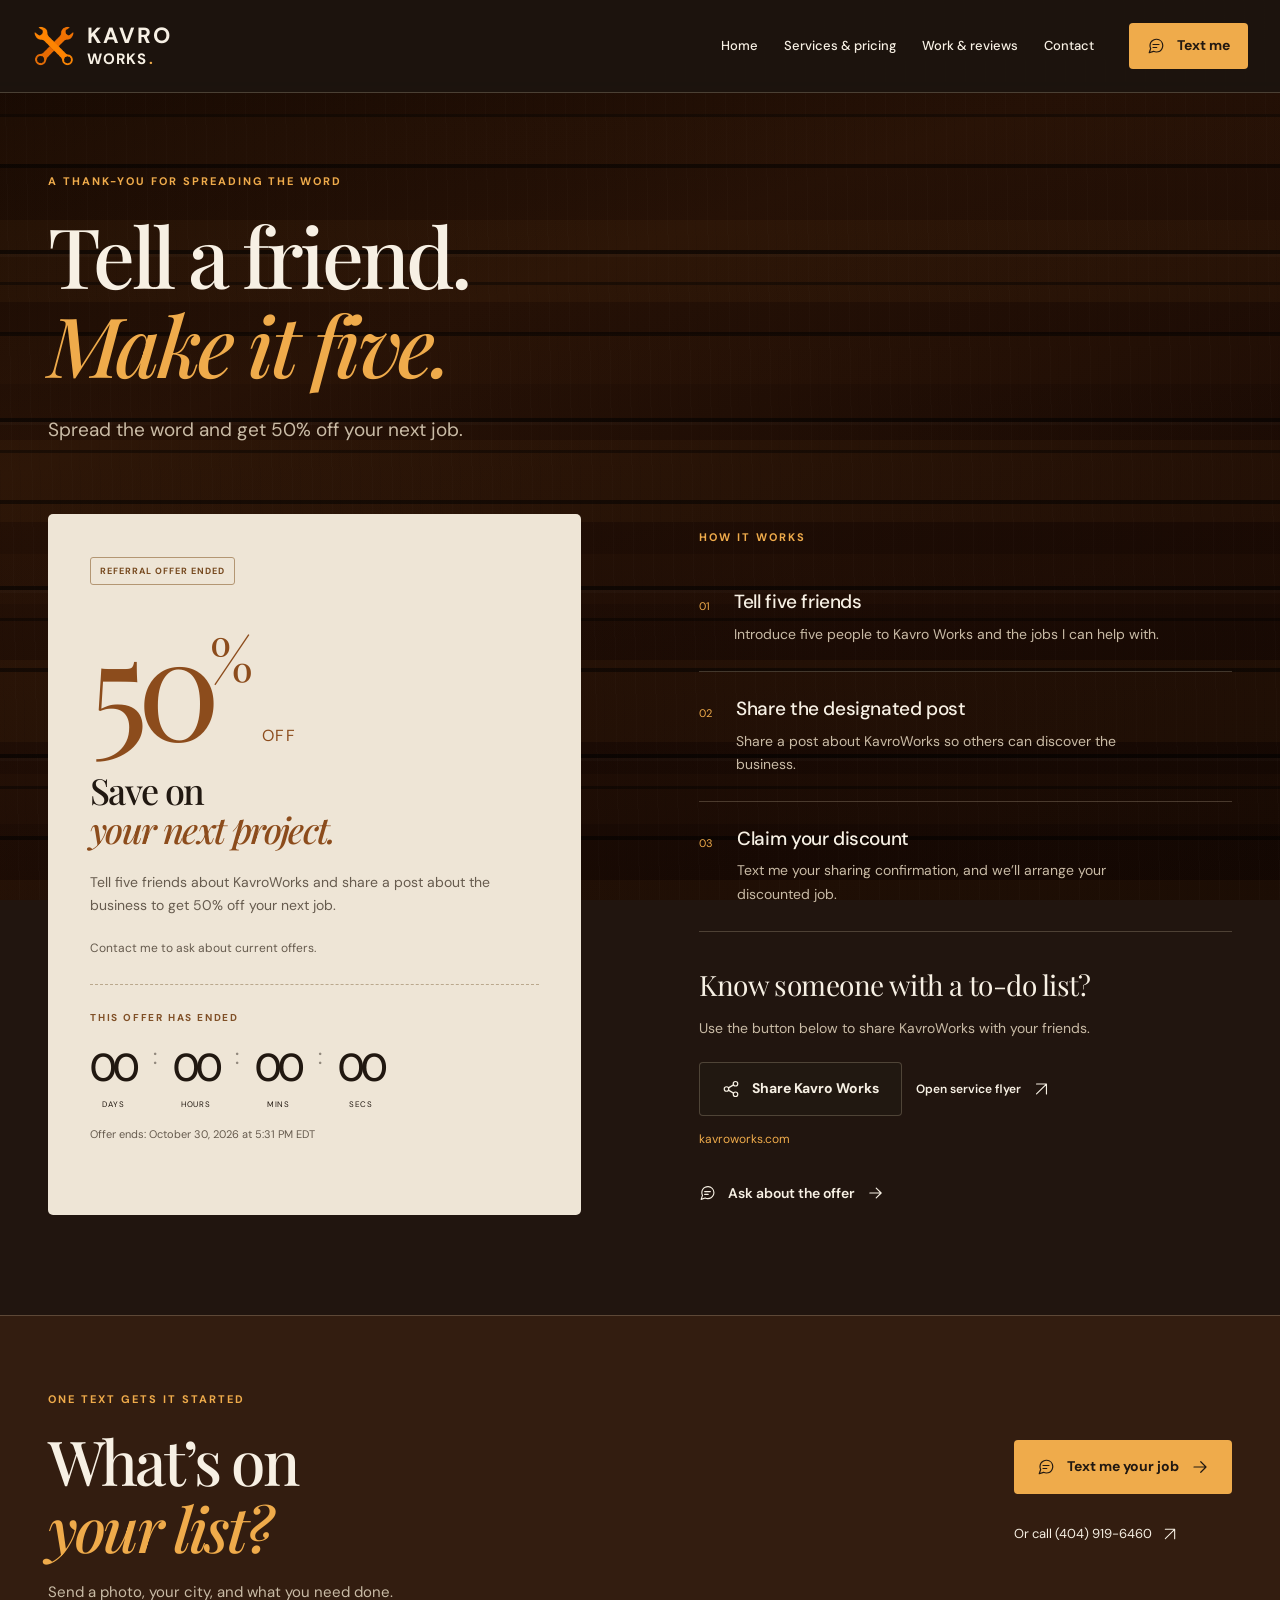
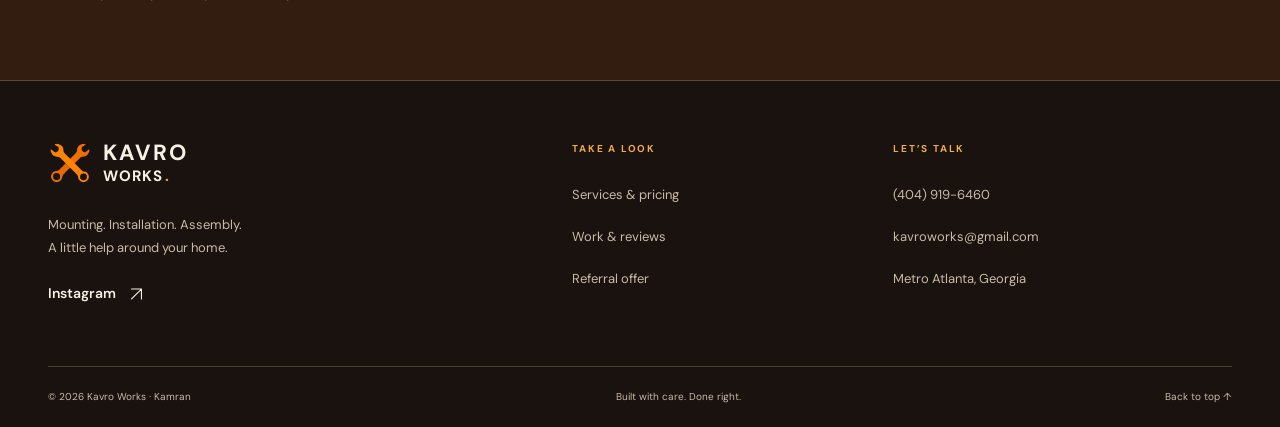
<file: offers.html>
<!doctype html>
<html lang="en"><head><meta charset="utf-8"><meta name="viewport" content="width=device-width, initial-scale=1, viewport-fit=cover"><meta name="theme-color" content="#20150f"><title>Kavro Works</title><meta name="description" content="Tell five friends about KavroWorks and share a post about the business to get 50% off your next job. See the limited-time referral offer."><link rel="canonical" href="https://kavroworks.com/offers.html"><meta property="og:title" content="Referral Offer | KavroWorks"><meta property="og:description" content="Tell five friends about KavroWorks and share a post about the business to get 50% off your next job. See the limited-time referral offer."><meta property="og:type" content="website"><meta property="og:image" content="https://kavroworks.com/images/bed-after.webp"><link rel="icon" type="image/png" href="/images/favicon.png?v=2"><link rel="apple-touch-icon" href="/images/favicon.png?v=2"><link rel="preconnect" href="https://fonts.googleapis.com"><link rel="preconnect" href="https://fonts.gstatic.com" crossorigin><link href="https://fonts.googleapis.com/css2?family=DM+Sans:wght@400;500;600;700&family=Playfair+Display:ital,wght@0,500;0,600;0,700;1,500;1,600&display=swap" rel="stylesheet"><link rel="stylesheet" href="styles.css"><script src="script.js" defer></script><meta name="robots" content="noindex,follow"><script type="application/ld+json">{"@context": "https://schema.org", "@type": "HomeAndConstructionBusiness", "name": "Kavro Works", "url": "https://kavroworks.com/", "telephone": "+14049196460", "email": "kavroworks@gmail.com", "image": "https://kavroworks.com/images/bed-after.webp", "areaServed": ["Atlanta", "Lawrenceville", "Duluth", "Suwanee", "Lilburn", "Snellville", "Norcross"], "sameAs": ["https://www.instagram.com/kavroworks"]}</script></head>
<body id="top"><div class="wood-bg" aria-hidden="true"></div><a href="#main" class="skip-link">Skip to content</a>
<header class="site-header"><div class="header-inner"><a class="brand" href="index.html" aria-label="Kavro Works home"><img src="images/logo.png" alt="" width="44" height="44"><span>KAVRO<span class="brand-works">WORKS<span class="brand-dot">.</span></span></span></a>
<button type="button" class="menu-toggle js-only" aria-controls="site-nav" aria-expanded="false"><span class="menu-lines" aria-hidden="true"></span><span class="sr-only">Open menu</span></button>
<nav id="site-nav" class="site-nav" aria-label="Main navigation"><a href="index.html">Home</a><a href="services.html">Services & pricing</a><a href="work.html">Work & reviews</a><a href="contact.html">Contact</a><a href="offers.html" class="mobile-offer">Referral offer</a></nav>
<a class="button button-accent header-cta" href="sms:+14049196460" data-sms=""><svg class="icon " viewBox="0 0 24 24" fill="none" stroke="currentColor" stroke-width="1.6" stroke-linecap="round" stroke-linejoin="round" aria-hidden="true"><path d="M21 11.5a8.4 8.4 0 0 1-.9 3.8 8.5 8.5 0 0 1-7.6 4.7 8.4 8.4 0 0 1-3.8-.9L3 21l1.9-5.7a8.4 8.4 0 0 1-.9-3.8 8.5 8.5 0 0 1 4.7-7.6 8.4 8.4 0 0 1 3.8-.9h.5a8.5 8.5 0 0 1 8 8v.5Z"/><path d="M8 10h8M8 14h5"/></svg><span>Text me</span><svg class="icon " viewBox="0 0 24 24" fill="none" stroke="currentColor" stroke-width="1.6" stroke-linecap="round" stroke-linejoin="round" aria-hidden="true"><path d="M4 12h15M13 5l7 7-7 7"/></svg></a>
</div></header><main id="main"><section class="container page-hero"><span class="eyebrow">A thank-you for spreading the word</span><h1>Tell a friend.<br><em>Make it five.</em></h1><p class="lead">Spread the word and get 50% off your next job.</p></section><section class="container offer-detail"><div class="offer-main"><span class="offer-status" data-offer-badge>Limited-time referral offer</span><div class="offer-big">50<span>%</span><small>off</small></div><h2>Save on<br><em>your next project.</em></h2><p data-offer-description>The idea: tell five friends about Kavro Works and share a designated post for a chance to get 50% off a job. The post, prize details, and entry rules are still being finalized.</p><p class="offer-disclaimer" data-offer-disclaimer>Text me your sharing confirmation before booking.</p><span class="eyebrow" data-countdown-heading>Time left to claim</span><div class="countdown" data-countdown role="timer" aria-live="off" aria-label="Referral offer countdown"><div><strong data-time="days">—</strong><span>days</span></div><span class="time-colon">:</span><div><strong data-time="hours">—</strong><span>hours</span></div><span class="time-colon">:</span><div><strong data-time="minutes">—</strong><span>mins</span></div><span class="time-colon">:</span><div><strong data-time="seconds">—</strong><span>secs</span></div></div><p class="timer-date" data-timer-date>Offer ends October 30, 2026 at 5:31 PM ET</p></div><div class="offer-steps"><span class="eyebrow">How it works</span><ol class="process-list"><li><span>01</span><div><h3>Tell five friends</h3><p>Introduce five people to Kavro Works and the jobs I can help with.</p></div></li><li><span>02</span><div><h3>Share the designated post</h3><p>Share a post about KavroWorks so others can discover the business.</p></div></li><li><span>03</span><div><h3>Claim your discount</h3><p>Text me your sharing confirmation, and we’ll arrange your discounted job.</p></div></li></ol><div class="share-business"><h3>Know someone with a to-do list?</h3><p>Use the button below to share KavroWorks with your friends.</p><div class="button-row"><button class="button button-dark js-only" type="button" data-share-business><svg class="icon " viewBox="0 0 24 24" fill="none" stroke="currentColor" stroke-width="1.6" stroke-linecap="round" stroke-linejoin="round" aria-hidden="true"><circle cx="18" cy="5" r="3"/><circle cx="6" cy="12" r="3"/><circle cx="18" cy="19" r="3"/><path d="m8.6 10.5 6.8-4M8.6 13.5l6.8 4"/></svg>Share Kavro Works</button><a href="images/services-flyer.webp" class="text-link" target="_blank" rel="noopener">Open service flyer <svg class="icon " viewBox="0 0 24 24" fill="none" stroke="currentColor" stroke-width="1.6" stroke-linecap="round" stroke-linejoin="round" aria-hidden="true"><path d="M5 19 19 5M5 5h14v14"/></svg></a></div><p class="share-link">kavroworks.com</p></div><a class="text-link offer-question" href="sms:+14049196460" data-sms="Hi Kamran! I’d like to ask about the referral discount."><svg class="icon " viewBox="0 0 24 24" fill="none" stroke="currentColor" stroke-width="1.6" stroke-linecap="round" stroke-linejoin="round" aria-hidden="true"><path d="M21 11.5a8.4 8.4 0 0 1-.9 3.8 8.5 8.5 0 0 1-7.6 4.7 8.4 8.4 0 0 1-3.8-.9L3 21l1.9-5.7a8.4 8.4 0 0 1-.9-3.8 8.5 8.5 0 0 1 4.7-7.6 8.4 8.4 0 0 1 3.8-.9h.5a8.5 8.5 0 0 1 8 8v.5Z"/><path d="M8 10h8M8 14h5"/></svg><span>Ask about the offer</span><svg class="icon " viewBox="0 0 24 24" fill="none" stroke="currentColor" stroke-width="1.6" stroke-linecap="round" stroke-linejoin="round" aria-hidden="true"><path d="M4 12h15M13 5l7 7-7 7"/></svg></a><a href="sms:+14049196460" data-offer-entry hidden class="button button-accent">Text to claim <svg class="icon " viewBox="0 0 24 24" fill="none" stroke="currentColor" stroke-width="1.6" stroke-linecap="round" stroke-linejoin="round" aria-hidden="true"><path d="M4 12h15M13 5l7 7-7 7"/></svg></a><details class="offer-rules" hidden><summary>Official offer rules <svg class="icon " viewBox="0 0 24 24" fill="none" stroke="currentColor" stroke-width="1.6" stroke-linecap="round" stroke-linejoin="round" aria-hidden="true"><path d="M12 5v14M5 12h14"/></svg></summary><div data-offer-rules></div></details></div></section><section class="closing-cta"><div class="container closing-inner"><div><span class="eyebrow">One text gets it started</span><h2>What’s on<br><em>your list?</em></h2><p>Send a photo, your city, and what you need done.</p></div><div><a class="button button-accent" href="sms:+14049196460" data-sms=""><svg class="icon " viewBox="0 0 24 24" fill="none" stroke="currentColor" stroke-width="1.6" stroke-linecap="round" stroke-linejoin="round" aria-hidden="true"><path d="M21 11.5a8.4 8.4 0 0 1-.9 3.8 8.5 8.5 0 0 1-7.6 4.7 8.4 8.4 0 0 1-3.8-.9L3 21l1.9-5.7a8.4 8.4 0 0 1-.9-3.8 8.5 8.5 0 0 1 4.7-7.6 8.4 8.4 0 0 1 3.8-.9h.5a8.5 8.5 0 0 1 8 8v.5Z"/><path d="M8 10h8M8 14h5"/></svg><span>Text me your job</span><svg class="icon " viewBox="0 0 24 24" fill="none" stroke="currentColor" stroke-width="1.6" stroke-linecap="round" stroke-linejoin="round" aria-hidden="true"><path d="M4 12h15M13 5l7 7-7 7"/></svg></a><a href="tel:+14049196460" class="closing-phone">Or call (404) 919-6460 <svg class="icon " viewBox="0 0 24 24" fill="none" stroke="currentColor" stroke-width="1.6" stroke-linecap="round" stroke-linejoin="round" aria-hidden="true"><path d="M5 19 19 5M5 5h14v14"/></svg></a></div></div></section></main><footer class="site-footer"><div class="container footer-top"><div><a class="brand" href="index.html" aria-label="Kavro Works home"><img src="images/logo.png" alt="" width="44" height="44"><span>KAVRO<span class="brand-works">WORKS<span class="brand-dot">.</span></span></span></a><p>Mounting. Installation. Assembly.<br>A little help around your home.</p><a href="https://www.instagram.com/kavroworks" target="_blank" rel="noopener noreferrer" class="text-link">Instagram <svg class="icon " viewBox="0 0 24 24" fill="none" stroke="currentColor" stroke-width="1.6" stroke-linecap="round" stroke-linejoin="round" aria-hidden="true"><path d="M5 19 19 5M5 5h14v14"/></svg></a></div>
<div><span class="eyebrow">Take a look</span><a href="services.html">Services & pricing</a><a href="work.html">Work & reviews</a><a href="offers.html">Referral offer</a></div>
<div><span class="eyebrow">Let’s talk</span><a href="tel:+14049196460">(404) 919-6460</a><a href="mailto:kavroworks@gmail.com">kavroworks@gmail.com</a><a href="contact.html#service-area">Metro Atlanta, Georgia</a></div></div>
<div class="container footer-bottom"><span>© 2026 Kavro Works · Kamran</span><span>Built with care. Done right.</span><a href="#top">Back to top ↑</a></div></footer>
<div class="mobile-contact" aria-label="Quick contact"><a href="tel:+14049196460"><svg class="icon " viewBox="0 0 24 24" fill="none" stroke="currentColor" stroke-width="1.6" stroke-linecap="round" stroke-linejoin="round" aria-hidden="true"><path d="m22 16.9-.1 3a2 2 0 0 1-2.2 2 19.8 19.8 0 0 1-8.6-3.1 19.5 19.5 0 0 1-6-6A19.8 19.8 0 0 1 2 4.1 2 2 0 0 1 4 2h3a2 2 0 0 1 2 1.7c.1 1 .4 2 .7 2.9a2 2 0 0 1-.5 2.1L8 10a16 16 0 0 0 6 6l1.3-1.3a2 2 0 0 1 2.1-.5c.9.3 1.9.6 2.9.7a2 2 0 0 1 1.7 2Z"/></svg><span>Call Kamran</span></a><a class="mobile-text" href="sms:+14049196460" data-sms=""><svg class="icon " viewBox="0 0 24 24" fill="none" stroke="currentColor" stroke-width="1.6" stroke-linecap="round" stroke-linejoin="round" aria-hidden="true"><path d="M21 11.5a8.4 8.4 0 0 1-.9 3.8 8.5 8.5 0 0 1-7.6 4.7 8.4 8.4 0 0 1-3.8-.9L3 21l1.9-5.7a8.4 8.4 0 0 1-.9-3.8 8.5 8.5 0 0 1 4.7-7.6 8.4 8.4 0 0 1 3.8-.9h.5a8.5 8.5 0 0 1 8 8v.5Z"/><path d="M8 10h8M8 14h5"/></svg><span>Text your job</span><svg class="icon " viewBox="0 0 24 24" fill="none" stroke="currentColor" stroke-width="1.6" stroke-linecap="round" stroke-linejoin="round" aria-hidden="true"><path d="M4 12h15M13 5l7 7-7 7"/></svg></a></div>
<div class="toast" role="status" aria-live="polite" aria-atomic="true" id="toast"></div>
<dialog class="copy-dialog" id="copy-dialog" aria-labelledby="copy-title"><button type="button" class="icon-button dialog-close" data-close-copy aria-label="Close"><svg class="icon " viewBox="0 0 24 24" fill="none" stroke="currentColor" stroke-width="1.6" stroke-linecap="round" stroke-linejoin="round" aria-hidden="true"><path d="m6 6 12 12M6 18 18 6"/></svg></button><h2 id="copy-title">Copy this text</h2><p>Press and hold, or select the text and copy it.</p><textarea id="copy-fallback" readonly aria-label="Text to copy"></textarea><button class="button button-accent" type="button" data-close-copy>Done</button></dialog></body></html>
</file>
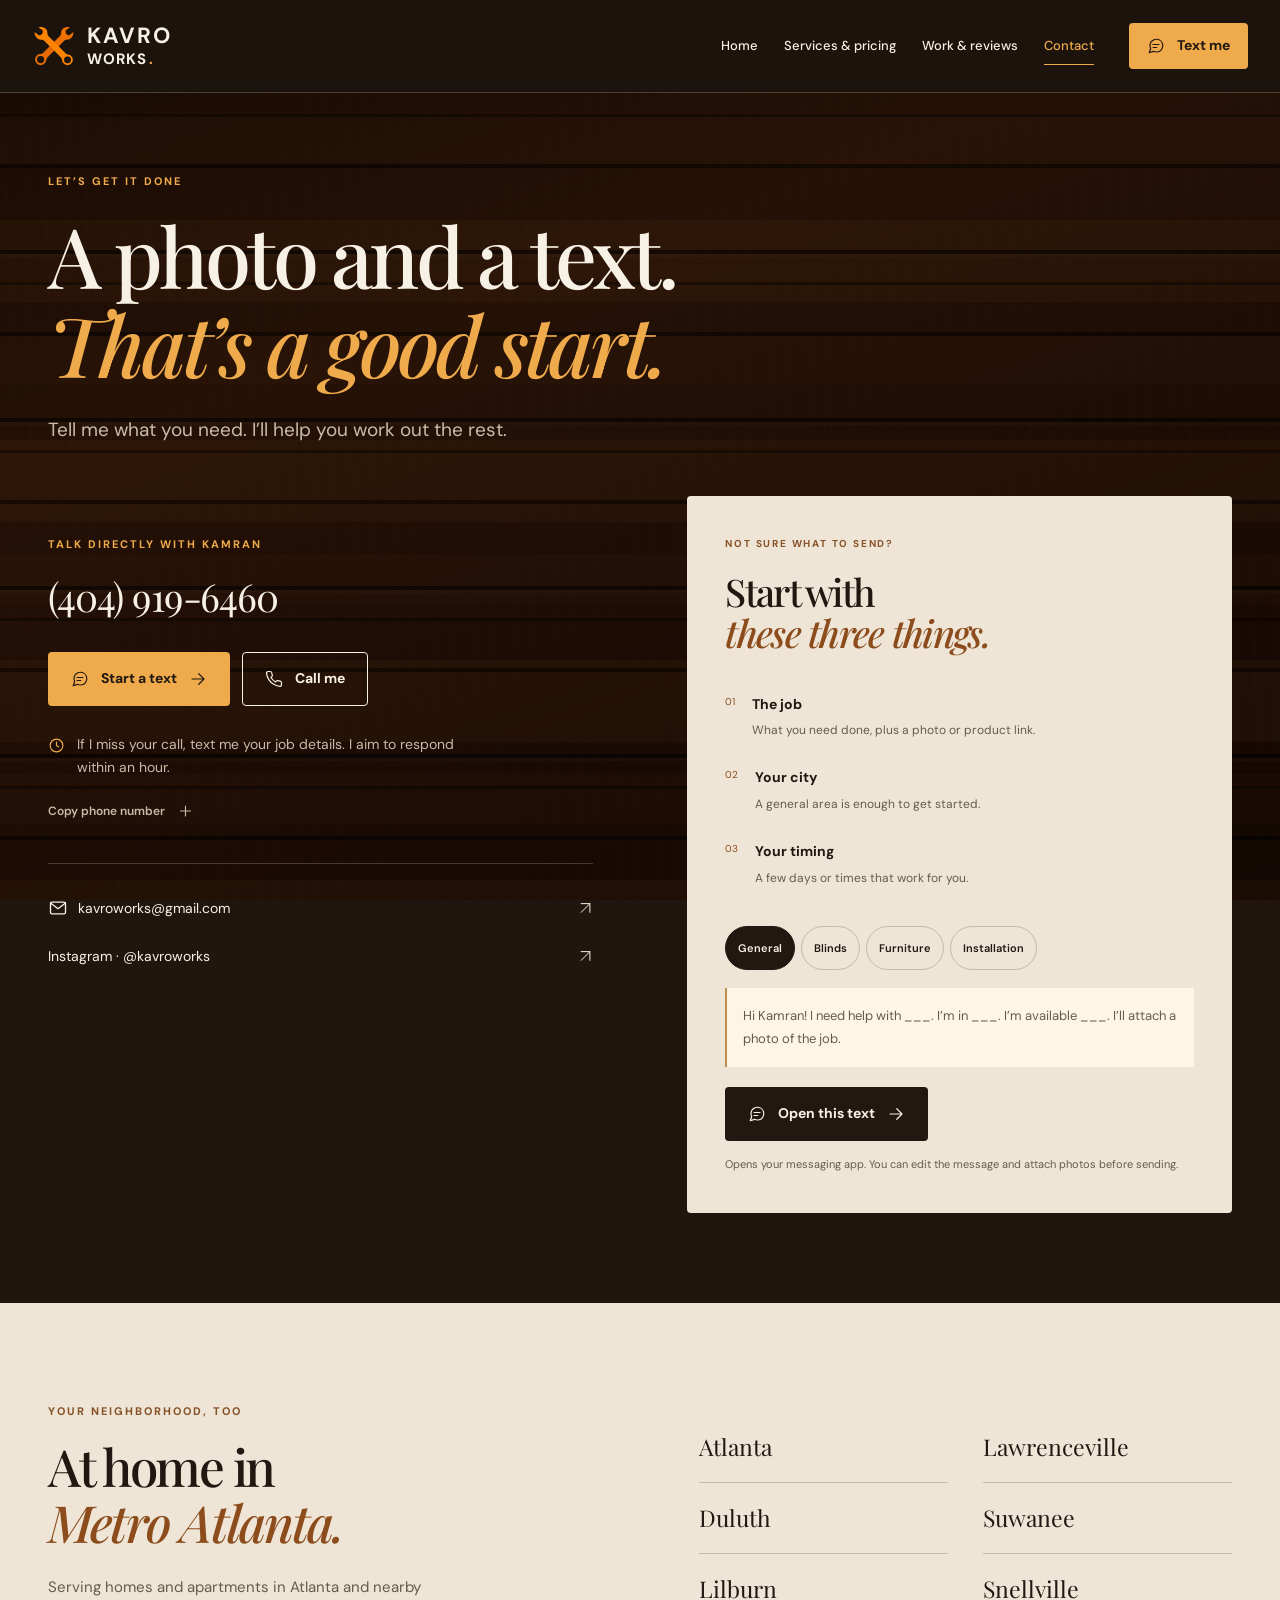
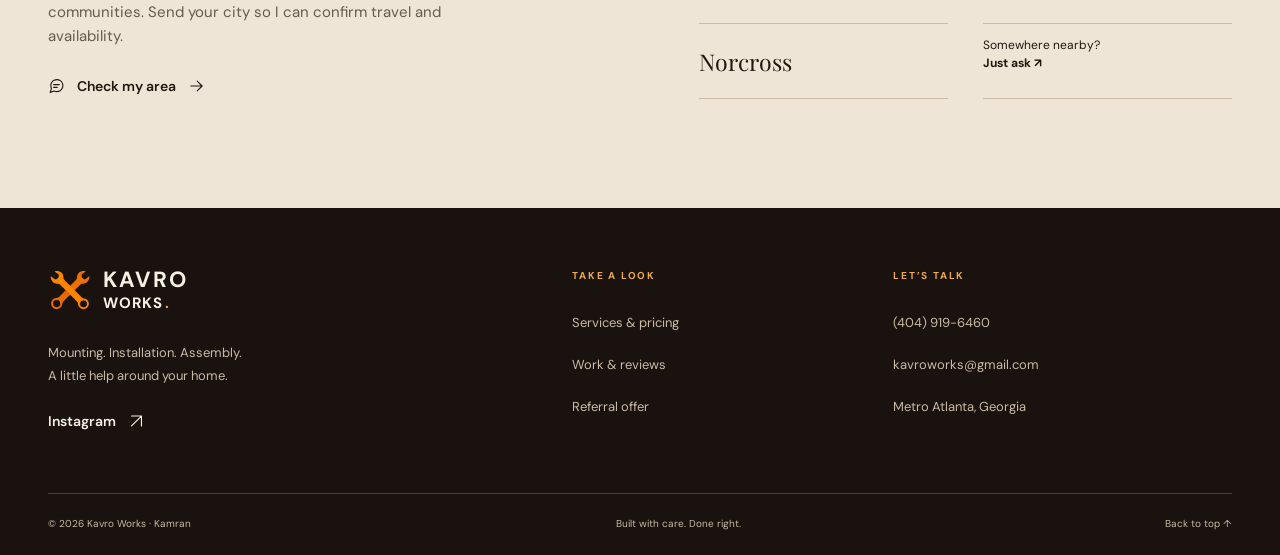
<file: quote.html>
<!doctype html><html lang="en"><head><meta charset="utf-8"><meta name="viewport" content="width=device-width,initial-scale=1"><meta name="robots" content="noindex,follow"><meta http-equiv="refresh" content="0;url=contact.html"><link rel="canonical" href="https://kavroworks.com/contact.html"><title>Contact Kavro Works</title></head><body><p>Contact Kavro Works directly: <a href="contact.html">Call or text Kamran</a>.</p></body></html>
</file>
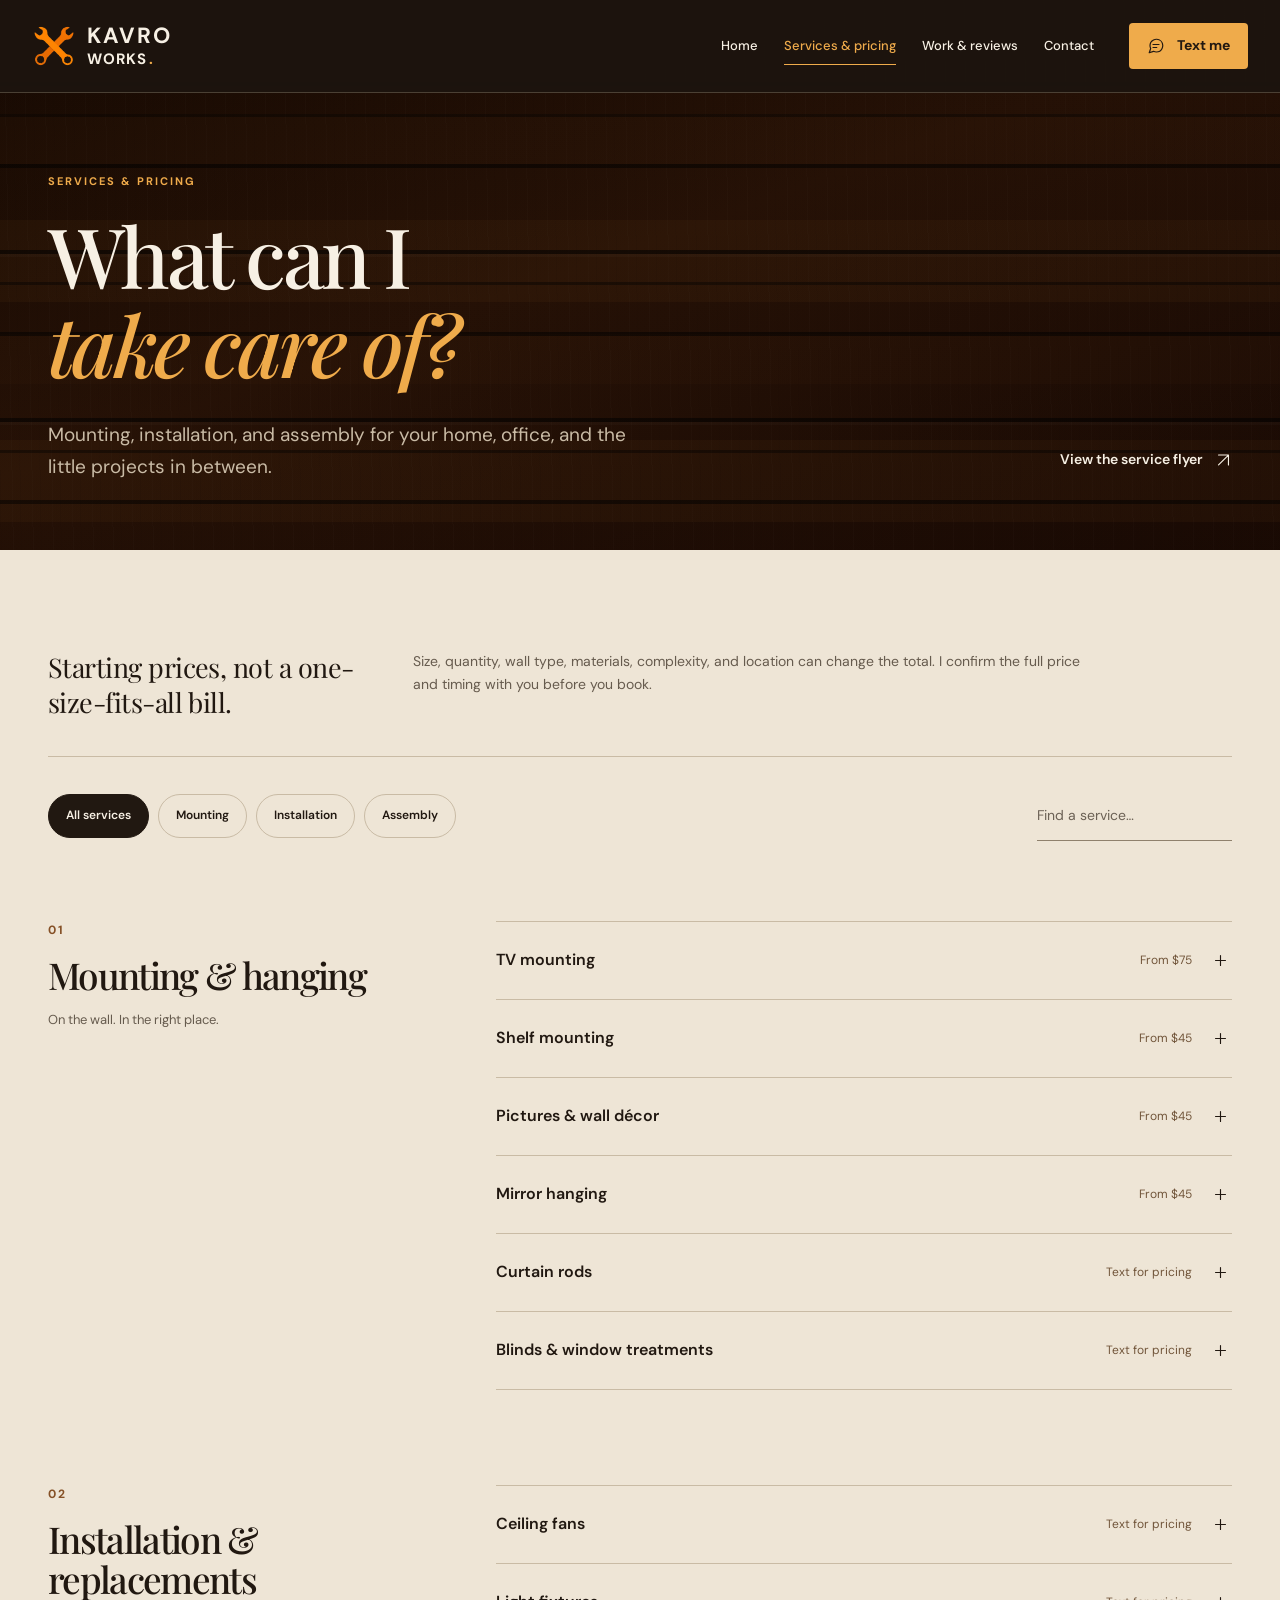
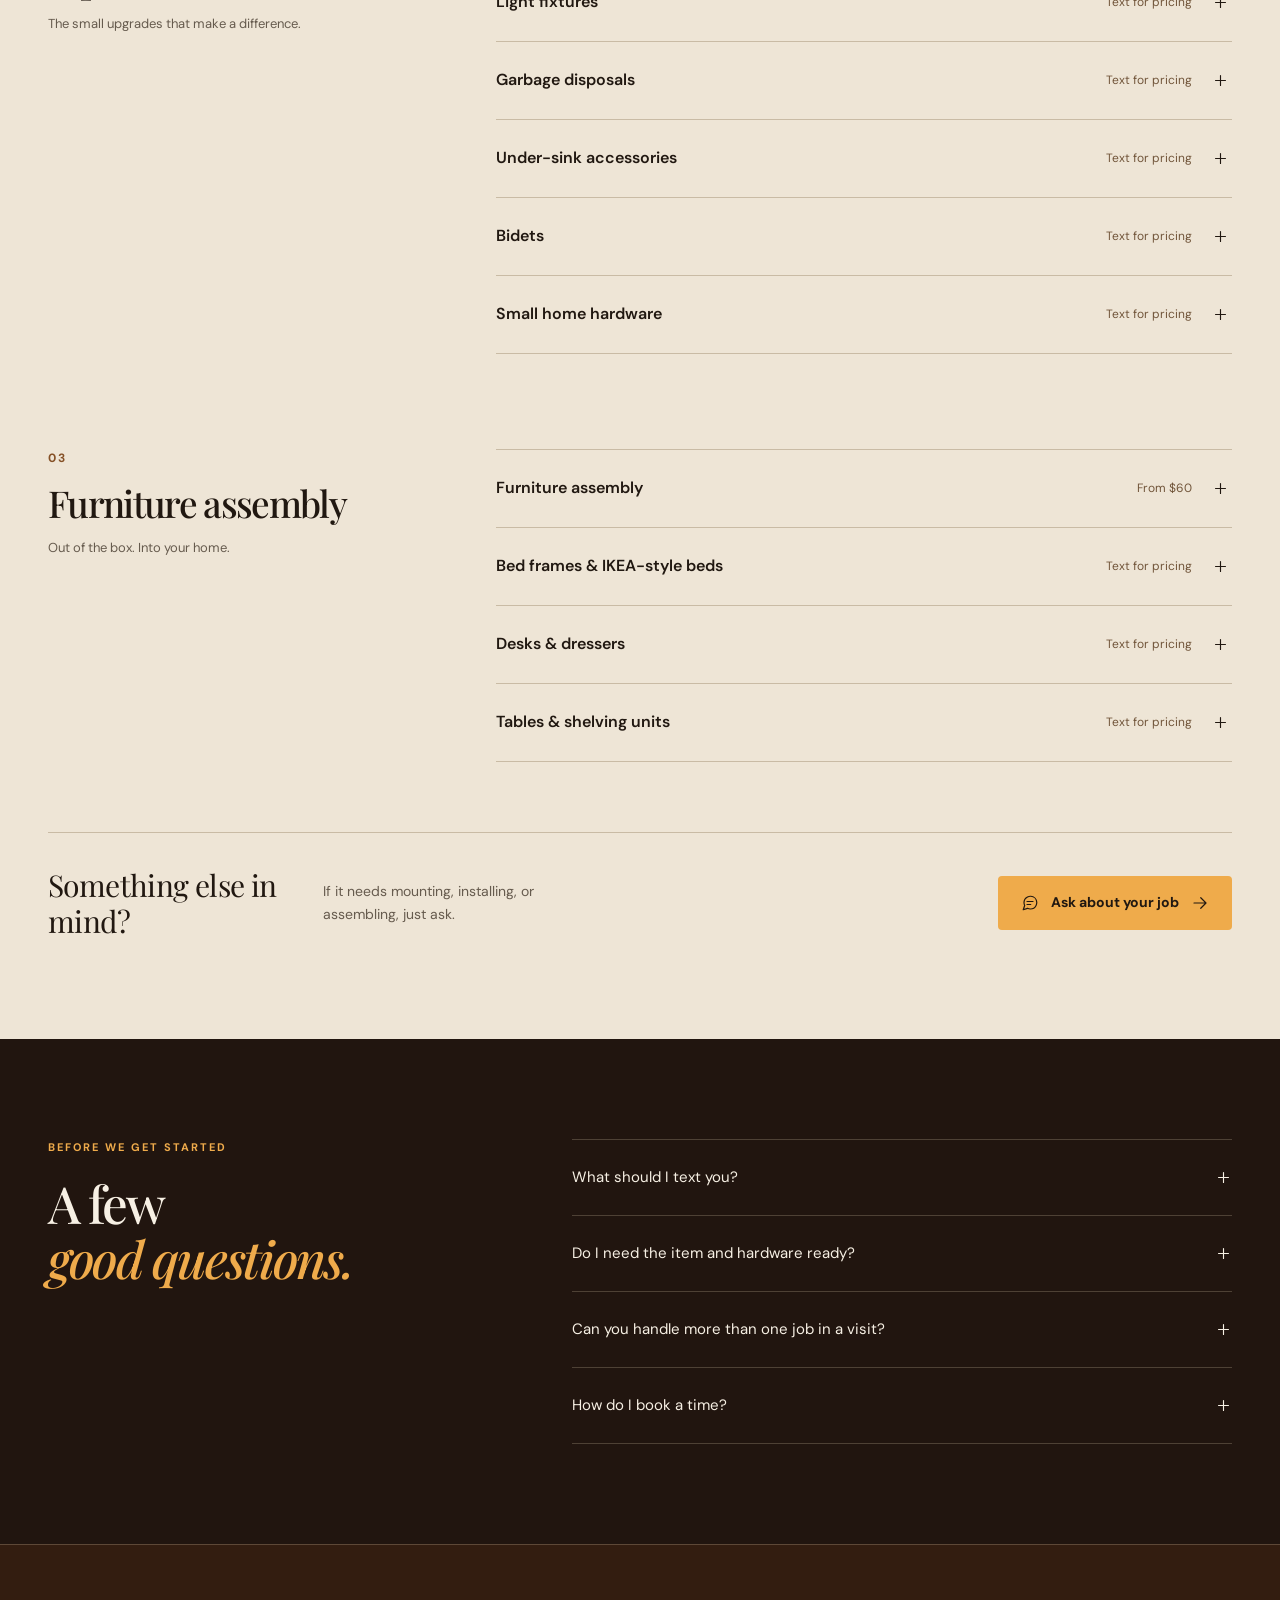
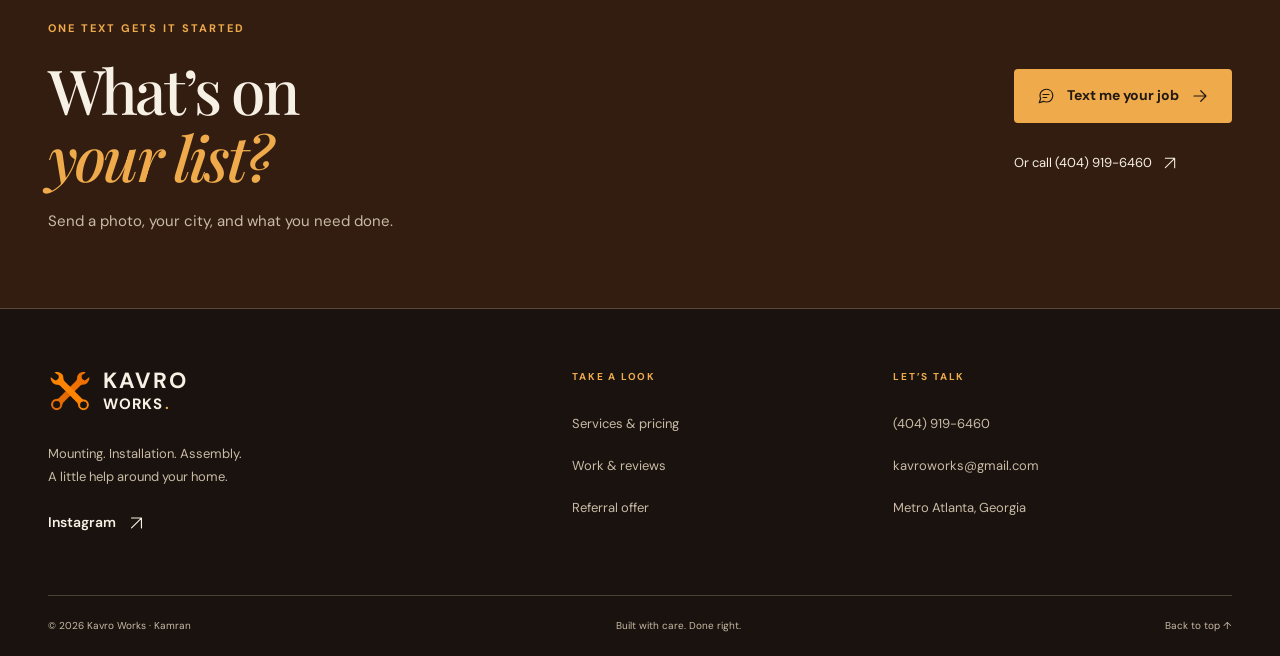
<file: services.html>
<!doctype html>
<html lang="en"><head><meta charset="utf-8"><meta name="viewport" content="width=device-width, initial-scale=1, viewport-fit=cover"><meta name="theme-color" content="#20150f"><title>Kavro Works</title><meta name="description" content="Explore every Kavro Works service: TV mounting from $75, furniture assembly from $60, hanging from $45, plus blinds, fans, fixtures and more."><link rel="canonical" href="https://kavroworks.com/services.html"><meta property="og:title" content="Services & Starting Prices | Kavro Works"><meta property="og:description" content="Explore every Kavro Works service: TV mounting from $75, furniture assembly from $60, hanging from $45, plus blinds, fans, fixtures and more."><meta property="og:type" content="website"><meta property="og:image" content="https://kavroworks.com/images/bed-after.webp"><link rel="icon" href="images/favicon.png"><link rel="apple-touch-icon" href="images/favicon.png"><link rel="preconnect" href="https://fonts.googleapis.com"><link rel="preconnect" href="https://fonts.gstatic.com" crossorigin><link href="https://fonts.googleapis.com/css2?family=DM+Sans:wght@400;500;600;700&family=Playfair+Display:ital,wght@0,500;0,600;0,700;1,500;1,600&display=swap" rel="stylesheet"><link rel="stylesheet" href="styles.css"><script src="script.js" defer></script><script type="application/ld+json">{"@context": "https://schema.org", "@type": "HomeAndConstructionBusiness", "name": "Kavro Works", "url": "https://kavroworks.com/", "telephone": "+14049196460", "email": "kavroworks@gmail.com", "image": "https://kavroworks.com/images/bed-after.webp", "areaServed": ["Atlanta", "Lawrenceville", "Duluth", "Suwanee", "Lilburn", "Snellville", "Norcross"], "sameAs": ["https://www.instagram.com/kavroworks"]}</script></head>
<body id="top"><div class="wood-bg" aria-hidden="true"></div><a href="#main" class="skip-link">Skip to content</a>
<header class="site-header"><div class="header-inner"><a class="brand" href="index.html" aria-label="Kavro Works home"><img src="images/logo.png" alt="" width="44" height="44"><span>KAVRO<span class="brand-works">WORKS<span class="brand-dot">.</span></span></span></a>
<button type="button" class="menu-toggle js-only" aria-controls="site-nav" aria-expanded="false"><span class="menu-lines" aria-hidden="true"></span><span class="sr-only">Open menu</span></button>
<nav id="site-nav" class="site-nav" aria-label="Main navigation"><a href="index.html">Home</a><a href="services.html" aria-current="page">Services & pricing</a><a href="work.html">Work & reviews</a><a href="contact.html">Contact</a><a href="offers.html" class="mobile-offer">Referral offer</a></nav>
<a class="button button-accent header-cta" href="sms:+14049196460" data-sms=""><svg class="icon " viewBox="0 0 24 24" fill="none" stroke="currentColor" stroke-width="1.6" stroke-linecap="round" stroke-linejoin="round" aria-hidden="true"><path d="M21 11.5a8.4 8.4 0 0 1-.9 3.8 8.5 8.5 0 0 1-7.6 4.7 8.4 8.4 0 0 1-3.8-.9L3 21l1.9-5.7a8.4 8.4 0 0 1-.9-3.8 8.5 8.5 0 0 1 4.7-7.6 8.4 8.4 0 0 1 3.8-.9h.5a8.5 8.5 0 0 1 8 8v.5Z"/><path d="M8 10h8M8 14h5"/></svg><span>Text me</span><svg class="icon " viewBox="0 0 24 24" fill="none" stroke="currentColor" stroke-width="1.6" stroke-linecap="round" stroke-linejoin="round" aria-hidden="true"><path d="M4 12h15M13 5l7 7-7 7"/></svg></a>
</div></header><main id="main"><section class="container page-hero"><span class="eyebrow">Services & pricing</span><h1>What can I<br><em>take care of?</em></h1><div class="page-hero-bottom"><p class="lead">Mounting, installation, and assembly for your home, office, and the little projects in between.</p><a href="images/services-flyer.webp" target="_blank" rel="noopener" class="text-link">View the service flyer <svg class="icon " viewBox="0 0 24 24" fill="none" stroke="currentColor" stroke-width="1.6" stroke-linecap="round" stroke-linejoin="round" aria-hidden="true"><path d="M5 19 19 5M5 5h14v14"/></svg></a></div></section>
<section class="paper-section"><div class="container section"><div class="pricing-note"><strong>Starting prices, not a one-size-fits-all bill.</strong><p>Size, quantity, wall type, materials, complexity, and location can change the total. I confirm the full price and timing with you before you book.</p></div><div class="service-tools js-only"><div class="filter-bar" aria-label="Filter services"><button type="button" data-service-filter="all" aria-pressed="true">All services</button><button type="button" data-service-filter="mounting" aria-pressed="false">Mounting</button><button type="button" data-service-filter="installation" aria-pressed="false">Installation</button><button type="button" data-service-filter="assembly" aria-pressed="false">Assembly</button></div><label class="service-search"><span class="sr-only">Find a service</span><input id="service-search" type="search" placeholder="Find a service…" autocomplete="off"></label></div><p id="service-results" class="sr-only" aria-live="polite"></p><section class="service-group" id="mounting" data-service-group="mounting"><div class="service-group-heading"><span class="eyebrow">01</span><h2>Mounting & hanging</h2><p>On the wall. In the right place.</p></div><div><details class="service-item" data-service-item data-search="tv mounting flat, tilt, and full-motion mounts. send your tv size, bracket, and a photo of the wall so i can confirm the setup."><summary><span class="service-name">TV mounting</span><span class="service-price">From $75</span><svg class="icon " viewBox="0 0 24 24" fill="none" stroke="currentColor" stroke-width="1.6" stroke-linecap="round" stroke-linejoin="round" aria-hidden="true"><path d="M12 5v14M5 12h14"/></svg></summary><div class="service-detail"><p>Flat, tilt, and full-motion mounts. Send your TV size, bracket, and a photo of the wall so I can confirm the setup.</p><a class="text-link" href="sms:+14049196460" data-sms="Hi Kamran! I need help with tv mounting. My city is ___. Here are the details: "><svg class="icon " viewBox="0 0 24 24" fill="none" stroke="currentColor" stroke-width="1.6" stroke-linecap="round" stroke-linejoin="round" aria-hidden="true"><path d="M21 11.5a8.4 8.4 0 0 1-.9 3.8 8.5 8.5 0 0 1-7.6 4.7 8.4 8.4 0 0 1-3.8-.9L3 21l1.9-5.7a8.4 8.4 0 0 1-.9-3.8 8.5 8.5 0 0 1 4.7-7.6 8.4 8.4 0 0 1 3.8-.9h.5a8.5 8.5 0 0 1 8 8v.5Z"/><path d="M8 10h8M8 14h5"/></svg><span>Text about this job</span><svg class="icon " viewBox="0 0 24 24" fill="none" stroke="currentColor" stroke-width="1.6" stroke-linecap="round" stroke-linejoin="round" aria-hidden="true"><path d="M4 12h15M13 5l7 7-7 7"/></svg></a></div></details><details class="service-item" data-service-item data-search="shelf mounting floating shelves, wall shelving, and storage shelves. share the number of shelves and what they will hold."><summary><span class="service-name">Shelf mounting</span><span class="service-price">From $45</span><svg class="icon " viewBox="0 0 24 24" fill="none" stroke="currentColor" stroke-width="1.6" stroke-linecap="round" stroke-linejoin="round" aria-hidden="true"><path d="M12 5v14M5 12h14"/></svg></summary><div class="service-detail"><p>Floating shelves, wall shelving, and storage shelves. Share the number of shelves and what they will hold.</p><a class="text-link" href="sms:+14049196460" data-sms="Hi Kamran! I need help with shelf mounting. My city is ___. Here are the details: "><svg class="icon " viewBox="0 0 24 24" fill="none" stroke="currentColor" stroke-width="1.6" stroke-linecap="round" stroke-linejoin="round" aria-hidden="true"><path d="M21 11.5a8.4 8.4 0 0 1-.9 3.8 8.5 8.5 0 0 1-7.6 4.7 8.4 8.4 0 0 1-3.8-.9L3 21l1.9-5.7a8.4 8.4 0 0 1-.9-3.8 8.5 8.5 0 0 1 4.7-7.6 8.4 8.4 0 0 1 3.8-.9h.5a8.5 8.5 0 0 1 8 8v.5Z"/><path d="M8 10h8M8 14h5"/></svg><span>Text about this job</span><svg class="icon " viewBox="0 0 24 24" fill="none" stroke="currentColor" stroke-width="1.6" stroke-linecap="round" stroke-linejoin="round" aria-hidden="true"><path d="M4 12h15M13 5l7 7-7 7"/></svg></a></div></details><details class="service-item" data-service-item data-search="pictures &amp; wall décor framed pictures, decorative pieces, and gallery walls. send the size, weight, and number of items."><summary><span class="service-name">Pictures & wall décor</span><span class="service-price">From $45</span><svg class="icon " viewBox="0 0 24 24" fill="none" stroke="currentColor" stroke-width="1.6" stroke-linecap="round" stroke-linejoin="round" aria-hidden="true"><path d="M12 5v14M5 12h14"/></svg></summary><div class="service-detail"><p>Framed pictures, decorative pieces, and gallery walls. Send the size, weight, and number of items.</p><a class="text-link" href="sms:+14049196460" data-sms="Hi Kamran! I need help with pictures &amp; wall décor. My city is ___. Here are the details: "><svg class="icon " viewBox="0 0 24 24" fill="none" stroke="currentColor" stroke-width="1.6" stroke-linecap="round" stroke-linejoin="round" aria-hidden="true"><path d="M21 11.5a8.4 8.4 0 0 1-.9 3.8 8.5 8.5 0 0 1-7.6 4.7 8.4 8.4 0 0 1-3.8-.9L3 21l1.9-5.7a8.4 8.4 0 0 1-.9-3.8 8.5 8.5 0 0 1 4.7-7.6 8.4 8.4 0 0 1 3.8-.9h.5a8.5 8.5 0 0 1 8 8v.5Z"/><path d="M8 10h8M8 14h5"/></svg><span>Text about this job</span><svg class="icon " viewBox="0 0 24 24" fill="none" stroke="currentColor" stroke-width="1.6" stroke-linecap="round" stroke-linejoin="round" aria-hidden="true"><path d="M4 12h15M13 5l7 7-7 7"/></svg></a></div></details><details class="service-item" data-service-item data-search="mirror hanging wall mirrors with hardware suited to the mirror and wall. a photo of the mounting points helps."><summary><span class="service-name">Mirror hanging</span><span class="service-price">From $45</span><svg class="icon " viewBox="0 0 24 24" fill="none" stroke="currentColor" stroke-width="1.6" stroke-linecap="round" stroke-linejoin="round" aria-hidden="true"><path d="M12 5v14M5 12h14"/></svg></summary><div class="service-detail"><p>Wall mirrors with hardware suited to the mirror and wall. A photo of the mounting points helps.</p><a class="text-link" href="sms:+14049196460" data-sms="Hi Kamran! I need help with mirror hanging. My city is ___. Here are the details: "><svg class="icon " viewBox="0 0 24 24" fill="none" stroke="currentColor" stroke-width="1.6" stroke-linecap="round" stroke-linejoin="round" aria-hidden="true"><path d="M21 11.5a8.4 8.4 0 0 1-.9 3.8 8.5 8.5 0 0 1-7.6 4.7 8.4 8.4 0 0 1-3.8-.9L3 21l1.9-5.7a8.4 8.4 0 0 1-.9-3.8 8.5 8.5 0 0 1 4.7-7.6 8.4 8.4 0 0 1 3.8-.9h.5a8.5 8.5 0 0 1 8 8v.5Z"/><path d="M8 10h8M8 14h5"/></svg><span>Text about this job</span><svg class="icon " viewBox="0 0 24 24" fill="none" stroke="currentColor" stroke-width="1.6" stroke-linecap="round" stroke-linejoin="round" aria-hidden="true"><path d="M4 12h15M13 5l7 7-7 7"/></svg></a></div></details><details class="service-item" data-service-item data-search="curtain rods single windows or multiple rooms. send the window width, rod type, and the number of rods."><summary><span class="service-name">Curtain rods</span><span class="service-price">Text for pricing</span><svg class="icon " viewBox="0 0 24 24" fill="none" stroke="currentColor" stroke-width="1.6" stroke-linecap="round" stroke-linejoin="round" aria-hidden="true"><path d="M12 5v14M5 12h14"/></svg></summary><div class="service-detail"><p>Single windows or multiple rooms. Send the window width, rod type, and the number of rods.</p><a class="text-link" href="sms:+14049196460" data-sms="Hi Kamran! I need help with curtain rods. My city is ___. Here are the details: "><svg class="icon " viewBox="0 0 24 24" fill="none" stroke="currentColor" stroke-width="1.6" stroke-linecap="round" stroke-linejoin="round" aria-hidden="true"><path d="M21 11.5a8.4 8.4 0 0 1-.9 3.8 8.5 8.5 0 0 1-7.6 4.7 8.4 8.4 0 0 1-3.8-.9L3 21l1.9-5.7a8.4 8.4 0 0 1-.9-3.8 8.5 8.5 0 0 1 4.7-7.6 8.4 8.4 0 0 1 3.8-.9h.5a8.5 8.5 0 0 1 8 8v.5Z"/><path d="M8 10h8M8 14h5"/></svg><span>Text about this job</span><svg class="icon " viewBox="0 0 24 24" fill="none" stroke="currentColor" stroke-width="1.6" stroke-linecap="round" stroke-linejoin="round" aria-hidden="true"><path d="M4 12h15M13 5l7 7-7 7"/></svg></a></div></details><details class="service-item" data-service-item data-search="blinds &amp; window treatments blind replacement and installation. send a photo, window measurements, and whether you already have the blinds."><summary><span class="service-name">Blinds & window treatments</span><span class="service-price">Text for pricing</span><svg class="icon " viewBox="0 0 24 24" fill="none" stroke="currentColor" stroke-width="1.6" stroke-linecap="round" stroke-linejoin="round" aria-hidden="true"><path d="M12 5v14M5 12h14"/></svg></summary><div class="service-detail"><p>Blind replacement and installation. Send a photo, window measurements, and whether you already have the blinds.</p><a class="text-link" href="sms:+14049196460" data-sms="Hi Kamran! I need help with blinds &amp; window treatments. My city is ___. Here are the details: "><svg class="icon " viewBox="0 0 24 24" fill="none" stroke="currentColor" stroke-width="1.6" stroke-linecap="round" stroke-linejoin="round" aria-hidden="true"><path d="M21 11.5a8.4 8.4 0 0 1-.9 3.8 8.5 8.5 0 0 1-7.6 4.7 8.4 8.4 0 0 1-3.8-.9L3 21l1.9-5.7a8.4 8.4 0 0 1-.9-3.8 8.5 8.5 0 0 1 4.7-7.6 8.4 8.4 0 0 1 3.8-.9h.5a8.5 8.5 0 0 1 8 8v.5Z"/><path d="M8 10h8M8 14h5"/></svg><span>Text about this job</span><svg class="icon " viewBox="0 0 24 24" fill="none" stroke="currentColor" stroke-width="1.6" stroke-linecap="round" stroke-linejoin="round" aria-hidden="true"><path d="M4 12h15M13 5l7 7-7 7"/></svg></a></div></details></div></section><section class="service-group" id="installation" data-service-group="installation"><div class="service-group-heading"><span class="eyebrow">02</span><h2>Installation & replacements</h2><p>The small upgrades that make a difference.</p></div><div><details class="service-item" data-service-item data-search="ceiling fans ceiling fan installation and replacement. send the fan model, ceiling height, and a photo of the existing fixture."><summary><span class="service-name">Ceiling fans</span><span class="service-price">Text for pricing</span><svg class="icon " viewBox="0 0 24 24" fill="none" stroke="currentColor" stroke-width="1.6" stroke-linecap="round" stroke-linejoin="round" aria-hidden="true"><path d="M12 5v14M5 12h14"/></svg></summary><div class="service-detail"><p>Ceiling fan installation and replacement. Send the fan model, ceiling height, and a photo of the existing fixture.</p><a class="text-link" href="sms:+14049196460" data-sms="Hi Kamran! I need help with ceiling fans. My city is ___. Here are the details: "><svg class="icon " viewBox="0 0 24 24" fill="none" stroke="currentColor" stroke-width="1.6" stroke-linecap="round" stroke-linejoin="round" aria-hidden="true"><path d="M21 11.5a8.4 8.4 0 0 1-.9 3.8 8.5 8.5 0 0 1-7.6 4.7 8.4 8.4 0 0 1-3.8-.9L3 21l1.9-5.7a8.4 8.4 0 0 1-.9-3.8 8.5 8.5 0 0 1 4.7-7.6 8.4 8.4 0 0 1 3.8-.9h.5a8.5 8.5 0 0 1 8 8v.5Z"/><path d="M8 10h8M8 14h5"/></svg><span>Text about this job</span><svg class="icon " viewBox="0 0 24 24" fill="none" stroke="currentColor" stroke-width="1.6" stroke-linecap="round" stroke-linejoin="round" aria-hidden="true"><path d="M4 12h15M13 5l7 7-7 7"/></svg></a></div></details><details class="service-item" data-service-item data-search="light fixtures fixture installation and replacement. share the fixture and existing setup so i can confirm the scope."><summary><span class="service-name">Light fixtures</span><span class="service-price">Text for pricing</span><svg class="icon " viewBox="0 0 24 24" fill="none" stroke="currentColor" stroke-width="1.6" stroke-linecap="round" stroke-linejoin="round" aria-hidden="true"><path d="M12 5v14M5 12h14"/></svg></summary><div class="service-detail"><p>Fixture installation and replacement. Share the fixture and existing setup so I can confirm the scope.</p><a class="text-link" href="sms:+14049196460" data-sms="Hi Kamran! I need help with light fixtures. My city is ___. Here are the details: "><svg class="icon " viewBox="0 0 24 24" fill="none" stroke="currentColor" stroke-width="1.6" stroke-linecap="round" stroke-linejoin="round" aria-hidden="true"><path d="M21 11.5a8.4 8.4 0 0 1-.9 3.8 8.5 8.5 0 0 1-7.6 4.7 8.4 8.4 0 0 1-3.8-.9L3 21l1.9-5.7a8.4 8.4 0 0 1-.9-3.8 8.5 8.5 0 0 1 4.7-7.6 8.4 8.4 0 0 1 3.8-.9h.5a8.5 8.5 0 0 1 8 8v.5Z"/><path d="M8 10h8M8 14h5"/></svg><span>Text about this job</span><svg class="icon " viewBox="0 0 24 24" fill="none" stroke="currentColor" stroke-width="1.6" stroke-linecap="round" stroke-linejoin="round" aria-hidden="true"><path d="M4 12h15M13 5l7 7-7 7"/></svg></a></div></details><details class="service-item" data-service-item data-search="garbage disposals garbage disposal replacement. send the model and clear photos of the space and connections under your sink."><summary><span class="service-name">Garbage disposals</span><span class="service-price">Text for pricing</span><svg class="icon " viewBox="0 0 24 24" fill="none" stroke="currentColor" stroke-width="1.6" stroke-linecap="round" stroke-linejoin="round" aria-hidden="true"><path d="M12 5v14M5 12h14"/></svg></summary><div class="service-detail"><p>Garbage disposal replacement. Send the model and clear photos of the space and connections under your sink.</p><a class="text-link" href="sms:+14049196460" data-sms="Hi Kamran! I need help with garbage disposals. My city is ___. Here are the details: "><svg class="icon " viewBox="0 0 24 24" fill="none" stroke="currentColor" stroke-width="1.6" stroke-linecap="round" stroke-linejoin="round" aria-hidden="true"><path d="M21 11.5a8.4 8.4 0 0 1-.9 3.8 8.5 8.5 0 0 1-7.6 4.7 8.4 8.4 0 0 1-3.8-.9L3 21l1.9-5.7a8.4 8.4 0 0 1-.9-3.8 8.5 8.5 0 0 1 4.7-7.6 8.4 8.4 0 0 1 3.8-.9h.5a8.5 8.5 0 0 1 8 8v.5Z"/><path d="M8 10h8M8 14h5"/></svg><span>Text about this job</span><svg class="icon " viewBox="0 0 24 24" fill="none" stroke="currentColor" stroke-width="1.6" stroke-linecap="round" stroke-linejoin="round" aria-hidden="true"><path d="M4 12h15M13 5l7 7-7 7"/></svg></a></div></details><details class="service-item" data-service-item data-search="under-sink accessories under-sink organizers and accessories. send a product link and a photo of the available space."><summary><span class="service-name">Under-sink accessories</span><span class="service-price">Text for pricing</span><svg class="icon " viewBox="0 0 24 24" fill="none" stroke="currentColor" stroke-width="1.6" stroke-linecap="round" stroke-linejoin="round" aria-hidden="true"><path d="M12 5v14M5 12h14"/></svg></summary><div class="service-detail"><p>Under-sink organizers and accessories. Send a product link and a photo of the available space.</p><a class="text-link" href="sms:+14049196460" data-sms="Hi Kamran! I need help with under-sink accessories. My city is ___. Here are the details: "><svg class="icon " viewBox="0 0 24 24" fill="none" stroke="currentColor" stroke-width="1.6" stroke-linecap="round" stroke-linejoin="round" aria-hidden="true"><path d="M21 11.5a8.4 8.4 0 0 1-.9 3.8 8.5 8.5 0 0 1-7.6 4.7 8.4 8.4 0 0 1-3.8-.9L3 21l1.9-5.7a8.4 8.4 0 0 1-.9-3.8 8.5 8.5 0 0 1 4.7-7.6 8.4 8.4 0 0 1 3.8-.9h.5a8.5 8.5 0 0 1 8 8v.5Z"/><path d="M8 10h8M8 14h5"/></svg><span>Text about this job</span><svg class="icon " viewBox="0 0 24 24" fill="none" stroke="currentColor" stroke-width="1.6" stroke-linecap="round" stroke-linejoin="round" aria-hidden="true"><path d="M4 12h15M13 5l7 7-7 7"/></svg></a></div></details><details class="service-item" data-service-item data-search="bidets bidet attachment installation. share your toilet setup and the product you want installed."><summary><span class="service-name">Bidets</span><span class="service-price">Text for pricing</span><svg class="icon " viewBox="0 0 24 24" fill="none" stroke="currentColor" stroke-width="1.6" stroke-linecap="round" stroke-linejoin="round" aria-hidden="true"><path d="M12 5v14M5 12h14"/></svg></summary><div class="service-detail"><p>Bidet attachment installation. Share your toilet setup and the product you want installed.</p><a class="text-link" href="sms:+14049196460" data-sms="Hi Kamran! I need help with bidets. My city is ___. Here are the details: "><svg class="icon " viewBox="0 0 24 24" fill="none" stroke="currentColor" stroke-width="1.6" stroke-linecap="round" stroke-linejoin="round" aria-hidden="true"><path d="M21 11.5a8.4 8.4 0 0 1-.9 3.8 8.5 8.5 0 0 1-7.6 4.7 8.4 8.4 0 0 1-3.8-.9L3 21l1.9-5.7a8.4 8.4 0 0 1-.9-3.8 8.5 8.5 0 0 1 4.7-7.6 8.4 8.4 0 0 1 3.8-.9h.5a8.5 8.5 0 0 1 8 8v.5Z"/><path d="M8 10h8M8 14h5"/></svg><span>Text about this job</span><svg class="icon " viewBox="0 0 24 24" fill="none" stroke="currentColor" stroke-width="1.6" stroke-linecap="round" stroke-linejoin="round" aria-hidden="true"><path d="M4 12h15M13 5l7 7-7 7"/></svg></a></div></details><details class="service-item" data-service-item data-search="small home hardware small hardware installs around your home. show me the item, the location, and what needs replacing."><summary><span class="service-name">Small home hardware</span><span class="service-price">Text for pricing</span><svg class="icon " viewBox="0 0 24 24" fill="none" stroke="currentColor" stroke-width="1.6" stroke-linecap="round" stroke-linejoin="round" aria-hidden="true"><path d="M12 5v14M5 12h14"/></svg></summary><div class="service-detail"><p>Small hardware installs around your home. Show me the item, the location, and what needs replacing.</p><a class="text-link" href="sms:+14049196460" data-sms="Hi Kamran! I need help with small home hardware. My city is ___. Here are the details: "><svg class="icon " viewBox="0 0 24 24" fill="none" stroke="currentColor" stroke-width="1.6" stroke-linecap="round" stroke-linejoin="round" aria-hidden="true"><path d="M21 11.5a8.4 8.4 0 0 1-.9 3.8 8.5 8.5 0 0 1-7.6 4.7 8.4 8.4 0 0 1-3.8-.9L3 21l1.9-5.7a8.4 8.4 0 0 1-.9-3.8 8.5 8.5 0 0 1 4.7-7.6 8.4 8.4 0 0 1 3.8-.9h.5a8.5 8.5 0 0 1 8 8v.5Z"/><path d="M8 10h8M8 14h5"/></svg><span>Text about this job</span><svg class="icon " viewBox="0 0 24 24" fill="none" stroke="currentColor" stroke-width="1.6" stroke-linecap="round" stroke-linejoin="round" aria-hidden="true"><path d="M4 12h15M13 5l7 7-7 7"/></svg></a></div></details></div></section><section class="service-group" id="assembly" data-service-group="assembly"><div class="service-group-heading"><span class="eyebrow">03</span><h2>Furniture assembly</h2><p>Out of the box. Into your home.</p></div><div><details class="service-item" data-service-item data-search="furniture assembly flat-pack and ikea-style builds, including bed frames, desks, dressers, tables, and shelving units. the final price depends on the item, complexity, and number of pieces."><summary><span class="service-name">Furniture assembly</span><span class="service-price">From $60</span><svg class="icon " viewBox="0 0 24 24" fill="none" stroke="currentColor" stroke-width="1.6" stroke-linecap="round" stroke-linejoin="round" aria-hidden="true"><path d="M12 5v14M5 12h14"/></svg></summary><div class="service-detail"><p>Flat-pack and IKEA-style builds, including bed frames, desks, dressers, tables, and shelving units. The final price depends on the item, complexity, and number of pieces.</p><a class="text-link" href="sms:+14049196460" data-sms="Hi Kamran! I need help with furniture assembly. My city is ___. Here are the details: "><svg class="icon " viewBox="0 0 24 24" fill="none" stroke="currentColor" stroke-width="1.6" stroke-linecap="round" stroke-linejoin="round" aria-hidden="true"><path d="M21 11.5a8.4 8.4 0 0 1-.9 3.8 8.5 8.5 0 0 1-7.6 4.7 8.4 8.4 0 0 1-3.8-.9L3 21l1.9-5.7a8.4 8.4 0 0 1-.9-3.8 8.5 8.5 0 0 1 4.7-7.6 8.4 8.4 0 0 1 3.8-.9h.5a8.5 8.5 0 0 1 8 8v.5Z"/><path d="M8 10h8M8 14h5"/></svg><span>Text about this job</span><svg class="icon " viewBox="0 0 24 24" fill="none" stroke="currentColor" stroke-width="1.6" stroke-linecap="round" stroke-linejoin="round" aria-hidden="true"><path d="M4 12h15M13 5l7 7-7 7"/></svg></a></div></details><details class="service-item" data-service-item data-search="bed frames &amp; ikea-style beds bed frames, headboards, and beds with storage. a product link helps me check the assembly involved."><summary><span class="service-name">Bed frames & IKEA-style beds</span><span class="service-price">Text for pricing</span><svg class="icon " viewBox="0 0 24 24" fill="none" stroke="currentColor" stroke-width="1.6" stroke-linecap="round" stroke-linejoin="round" aria-hidden="true"><path d="M12 5v14M5 12h14"/></svg></summary><div class="service-detail"><p>Bed frames, headboards, and beds with storage. A product link helps me check the assembly involved.</p><a class="text-link" href="sms:+14049196460" data-sms="Hi Kamran! I need help with bed frames &amp; ikea-style beds. My city is ___. Here are the details: "><svg class="icon " viewBox="0 0 24 24" fill="none" stroke="currentColor" stroke-width="1.6" stroke-linecap="round" stroke-linejoin="round" aria-hidden="true"><path d="M21 11.5a8.4 8.4 0 0 1-.9 3.8 8.5 8.5 0 0 1-7.6 4.7 8.4 8.4 0 0 1-3.8-.9L3 21l1.9-5.7a8.4 8.4 0 0 1-.9-3.8 8.5 8.5 0 0 1 4.7-7.6 8.4 8.4 0 0 1 3.8-.9h.5a8.5 8.5 0 0 1 8 8v.5Z"/><path d="M8 10h8M8 14h5"/></svg><span>Text about this job</span><svg class="icon " viewBox="0 0 24 24" fill="none" stroke="currentColor" stroke-width="1.6" stroke-linecap="round" stroke-linejoin="round" aria-hidden="true"><path d="M4 12h15M13 5l7 7-7 7"/></svg></a></div></details><details class="service-item" data-service-item data-search="desks &amp; dressers home office desks, drawer units, and dressers. share the product link and whether wall anchoring is needed."><summary><span class="service-name">Desks & dressers</span><span class="service-price">Text for pricing</span><svg class="icon " viewBox="0 0 24 24" fill="none" stroke="currentColor" stroke-width="1.6" stroke-linecap="round" stroke-linejoin="round" aria-hidden="true"><path d="M12 5v14M5 12h14"/></svg></summary><div class="service-detail"><p>Home office desks, drawer units, and dressers. Share the product link and whether wall anchoring is needed.</p><a class="text-link" href="sms:+14049196460" data-sms="Hi Kamran! I need help with desks &amp; dressers. My city is ___. Here are the details: "><svg class="icon " viewBox="0 0 24 24" fill="none" stroke="currentColor" stroke-width="1.6" stroke-linecap="round" stroke-linejoin="round" aria-hidden="true"><path d="M21 11.5a8.4 8.4 0 0 1-.9 3.8 8.5 8.5 0 0 1-7.6 4.7 8.4 8.4 0 0 1-3.8-.9L3 21l1.9-5.7a8.4 8.4 0 0 1-.9-3.8 8.5 8.5 0 0 1 4.7-7.6 8.4 8.4 0 0 1 3.8-.9h.5a8.5 8.5 0 0 1 8 8v.5Z"/><path d="M8 10h8M8 14h5"/></svg><span>Text about this job</span><svg class="icon " viewBox="0 0 24 24" fill="none" stroke="currentColor" stroke-width="1.6" stroke-linecap="round" stroke-linejoin="round" aria-hidden="true"><path d="M4 12h15M13 5l7 7-7 7"/></svg></a></div></details><details class="service-item" data-service-item data-search="tables &amp; shelving units dining tables, side tables, freestanding shelves, and storage units. send the model and number of pieces."><summary><span class="service-name">Tables & shelving units</span><span class="service-price">Text for pricing</span><svg class="icon " viewBox="0 0 24 24" fill="none" stroke="currentColor" stroke-width="1.6" stroke-linecap="round" stroke-linejoin="round" aria-hidden="true"><path d="M12 5v14M5 12h14"/></svg></summary><div class="service-detail"><p>Dining tables, side tables, freestanding shelves, and storage units. Send the model and number of pieces.</p><a class="text-link" href="sms:+14049196460" data-sms="Hi Kamran! I need help with tables &amp; shelving units. My city is ___. Here are the details: "><svg class="icon " viewBox="0 0 24 24" fill="none" stroke="currentColor" stroke-width="1.6" stroke-linecap="round" stroke-linejoin="round" aria-hidden="true"><path d="M21 11.5a8.4 8.4 0 0 1-.9 3.8 8.5 8.5 0 0 1-7.6 4.7 8.4 8.4 0 0 1-3.8-.9L3 21l1.9-5.7a8.4 8.4 0 0 1-.9-3.8 8.5 8.5 0 0 1 4.7-7.6 8.4 8.4 0 0 1 3.8-.9h.5a8.5 8.5 0 0 1 8 8v.5Z"/><path d="M8 10h8M8 14h5"/></svg><span>Text about this job</span><svg class="icon " viewBox="0 0 24 24" fill="none" stroke="currentColor" stroke-width="1.6" stroke-linecap="round" stroke-linejoin="round" aria-hidden="true"><path d="M4 12h15M13 5l7 7-7 7"/></svg></a></div></details></div></section><div class="empty-state" id="service-empty" hidden><h3>Don’t see it here?</h3><p>Send a photo and I’ll let you know if I can help.</p><a class="button button-accent" href="sms:+14049196460" data-sms=""><svg class="icon " viewBox="0 0 24 24" fill="none" stroke="currentColor" stroke-width="1.6" stroke-linecap="round" stroke-linejoin="round" aria-hidden="true"><path d="M21 11.5a8.4 8.4 0 0 1-.9 3.8 8.5 8.5 0 0 1-7.6 4.7 8.4 8.4 0 0 1-3.8-.9L3 21l1.9-5.7a8.4 8.4 0 0 1-.9-3.8 8.5 8.5 0 0 1 4.7-7.6 8.4 8.4 0 0 1 3.8-.9h.5a8.5 8.5 0 0 1 8 8v.5Z"/><path d="M8 10h8M8 14h5"/></svg><span>Text me your job</span><svg class="icon " viewBox="0 0 24 24" fill="none" stroke="currentColor" stroke-width="1.6" stroke-linecap="round" stroke-linejoin="round" aria-hidden="true"><path d="M4 12h15M13 5l7 7-7 7"/></svg></a></div><div class="other-job"><h3>Something else in mind?</h3><p>If it needs mounting, installing, or assembling, just ask.</p><a class="button button-accent" href="sms:+14049196460" data-sms=""><svg class="icon " viewBox="0 0 24 24" fill="none" stroke="currentColor" stroke-width="1.6" stroke-linecap="round" stroke-linejoin="round" aria-hidden="true"><path d="M21 11.5a8.4 8.4 0 0 1-.9 3.8 8.5 8.5 0 0 1-7.6 4.7 8.4 8.4 0 0 1-3.8-.9L3 21l1.9-5.7a8.4 8.4 0 0 1-.9-3.8 8.5 8.5 0 0 1 4.7-7.6 8.4 8.4 0 0 1 3.8-.9h.5a8.5 8.5 0 0 1 8 8v.5Z"/><path d="M8 10h8M8 14h5"/></svg><span>Ask about your job</span><svg class="icon " viewBox="0 0 24 24" fill="none" stroke="currentColor" stroke-width="1.6" stroke-linecap="round" stroke-linejoin="round" aria-hidden="true"><path d="M4 12h15M13 5l7 7-7 7"/></svg></a></div></div></section>
<section class="container section faq-section"><div><span class="eyebrow">Before we get started</span><h2>A few<br><em>good questions.</em></h2></div><div class="faq-list"><details><summary>What should I text you?<svg class="icon " viewBox="0 0 24 24" fill="none" stroke="currentColor" stroke-width="1.6" stroke-linecap="round" stroke-linejoin="round" aria-hidden="true"><path d="M12 5v14M5 12h14"/></svg></summary><p>A photo of the item and where it will go, your city, and a product link if you have one. For multiple items, send the whole list.</p></details><details><summary>Do I need the item and hardware ready?<svg class="icon " viewBox="0 0 24 24" fill="none" stroke="currentColor" stroke-width="1.6" stroke-linecap="round" stroke-linejoin="round" aria-hidden="true"><path d="M12 5v14M5 12h14"/></svg></summary><p>Tell me what you already have when you text. We’ll confirm the item, mounting hardware, and any additional materials before scheduling.</p></details><details><summary>Can you handle more than one job in a visit?<svg class="icon " viewBox="0 0 24 24" fill="none" stroke="currentColor" stroke-width="1.6" stroke-linecap="round" stroke-linejoin="round" aria-hidden="true"><path d="M12 5v14M5 12h14"/></svg></summary><p>Yes—send your complete list so I can plan the time and confirm the total price together.</p></details><details><summary>How do I book a time?<svg class="icon " viewBox="0 0 24 24" fill="none" stroke="currentColor" stroke-width="1.6" stroke-linecap="round" stroke-linejoin="round" aria-hidden="true"><path d="M12 5v14M5 12h14"/></svg></summary><p>Call or text me. We’ll agree on the work, price, and appointment directly. Availability depends on the job and location.</p></details></div></section><section class="closing-cta"><div class="container closing-inner"><div><span class="eyebrow">One text gets it started</span><h2>What’s on<br><em>your list?</em></h2><p>Send a photo, your city, and what you need done.</p></div><div><a class="button button-accent" href="sms:+14049196460" data-sms=""><svg class="icon " viewBox="0 0 24 24" fill="none" stroke="currentColor" stroke-width="1.6" stroke-linecap="round" stroke-linejoin="round" aria-hidden="true"><path d="M21 11.5a8.4 8.4 0 0 1-.9 3.8 8.5 8.5 0 0 1-7.6 4.7 8.4 8.4 0 0 1-3.8-.9L3 21l1.9-5.7a8.4 8.4 0 0 1-.9-3.8 8.5 8.5 0 0 1 4.7-7.6 8.4 8.4 0 0 1 3.8-.9h.5a8.5 8.5 0 0 1 8 8v.5Z"/><path d="M8 10h8M8 14h5"/></svg><span>Text me your job</span><svg class="icon " viewBox="0 0 24 24" fill="none" stroke="currentColor" stroke-width="1.6" stroke-linecap="round" stroke-linejoin="round" aria-hidden="true"><path d="M4 12h15M13 5l7 7-7 7"/></svg></a><a href="tel:+14049196460" class="closing-phone">Or call (404) 919-6460 <svg class="icon " viewBox="0 0 24 24" fill="none" stroke="currentColor" stroke-width="1.6" stroke-linecap="round" stroke-linejoin="round" aria-hidden="true"><path d="M5 19 19 5M5 5h14v14"/></svg></a></div></div></section></main><footer class="site-footer"><div class="container footer-top"><div><a class="brand" href="index.html" aria-label="Kavro Works home"><img src="images/logo.png" alt="" width="44" height="44"><span>KAVRO<span class="brand-works">WORKS<span class="brand-dot">.</span></span></span></a><p>Mounting. Installation. Assembly.<br>A little help around your home.</p><a href="https://www.instagram.com/kavroworks" target="_blank" rel="noopener noreferrer" class="text-link">Instagram <svg class="icon " viewBox="0 0 24 24" fill="none" stroke="currentColor" stroke-width="1.6" stroke-linecap="round" stroke-linejoin="round" aria-hidden="true"><path d="M5 19 19 5M5 5h14v14"/></svg></a></div>
<div><span class="eyebrow">Take a look</span><a href="services.html">Services & pricing</a><a href="work.html">Work & reviews</a><a href="offers.html">Referral offer</a></div>
<div><span class="eyebrow">Let’s talk</span><a href="tel:+14049196460">(404) 919-6460</a><a href="mailto:kavroworks@gmail.com">kavroworks@gmail.com</a><a href="contact.html#service-area">Metro Atlanta, Georgia</a></div></div>
<div class="container footer-bottom"><span>© 2026 Kavro Works · Kamran</span><span>Built with care. Done right.</span><a href="#top">Back to top ↑</a></div></footer>
<div class="mobile-contact" aria-label="Quick contact"><a href="tel:+14049196460"><svg class="icon " viewBox="0 0 24 24" fill="none" stroke="currentColor" stroke-width="1.6" stroke-linecap="round" stroke-linejoin="round" aria-hidden="true"><path d="m22 16.9-.1 3a2 2 0 0 1-2.2 2 19.8 19.8 0 0 1-8.6-3.1 19.5 19.5 0 0 1-6-6A19.8 19.8 0 0 1 2 4.1 2 2 0 0 1 4 2h3a2 2 0 0 1 2 1.7c.1 1 .4 2 .7 2.9a2 2 0 0 1-.5 2.1L8 10a16 16 0 0 0 6 6l1.3-1.3a2 2 0 0 1 2.1-.5c.9.3 1.9.6 2.9.7a2 2 0 0 1 1.7 2Z"/></svg><span>Call Kamran</span></a><a class="mobile-text" href="sms:+14049196460" data-sms=""><svg class="icon " viewBox="0 0 24 24" fill="none" stroke="currentColor" stroke-width="1.6" stroke-linecap="round" stroke-linejoin="round" aria-hidden="true"><path d="M21 11.5a8.4 8.4 0 0 1-.9 3.8 8.5 8.5 0 0 1-7.6 4.7 8.4 8.4 0 0 1-3.8-.9L3 21l1.9-5.7a8.4 8.4 0 0 1-.9-3.8 8.5 8.5 0 0 1 4.7-7.6 8.4 8.4 0 0 1 3.8-.9h.5a8.5 8.5 0 0 1 8 8v.5Z"/><path d="M8 10h8M8 14h5"/></svg><span>Text your job</span><svg class="icon " viewBox="0 0 24 24" fill="none" stroke="currentColor" stroke-width="1.6" stroke-linecap="round" stroke-linejoin="round" aria-hidden="true"><path d="M4 12h15M13 5l7 7-7 7"/></svg></a></div>
<div class="toast" role="status" aria-live="polite" aria-atomic="true" id="toast"></div>
<dialog class="copy-dialog" id="copy-dialog" aria-labelledby="copy-title"><button type="button" class="icon-button dialog-close" data-close-copy aria-label="Close"><svg class="icon " viewBox="0 0 24 24" fill="none" stroke="currentColor" stroke-width="1.6" stroke-linecap="round" stroke-linejoin="round" aria-hidden="true"><path d="m6 6 12 12M6 18 18 6"/></svg></button><h2 id="copy-title">Copy this text</h2><p>Press and hold, or select the text and copy it.</p><textarea id="copy-fallback" readonly aria-label="Text to copy"></textarea><button class="button button-accent" type="button" data-close-copy>Done</button></dialog></body></html>
</file>
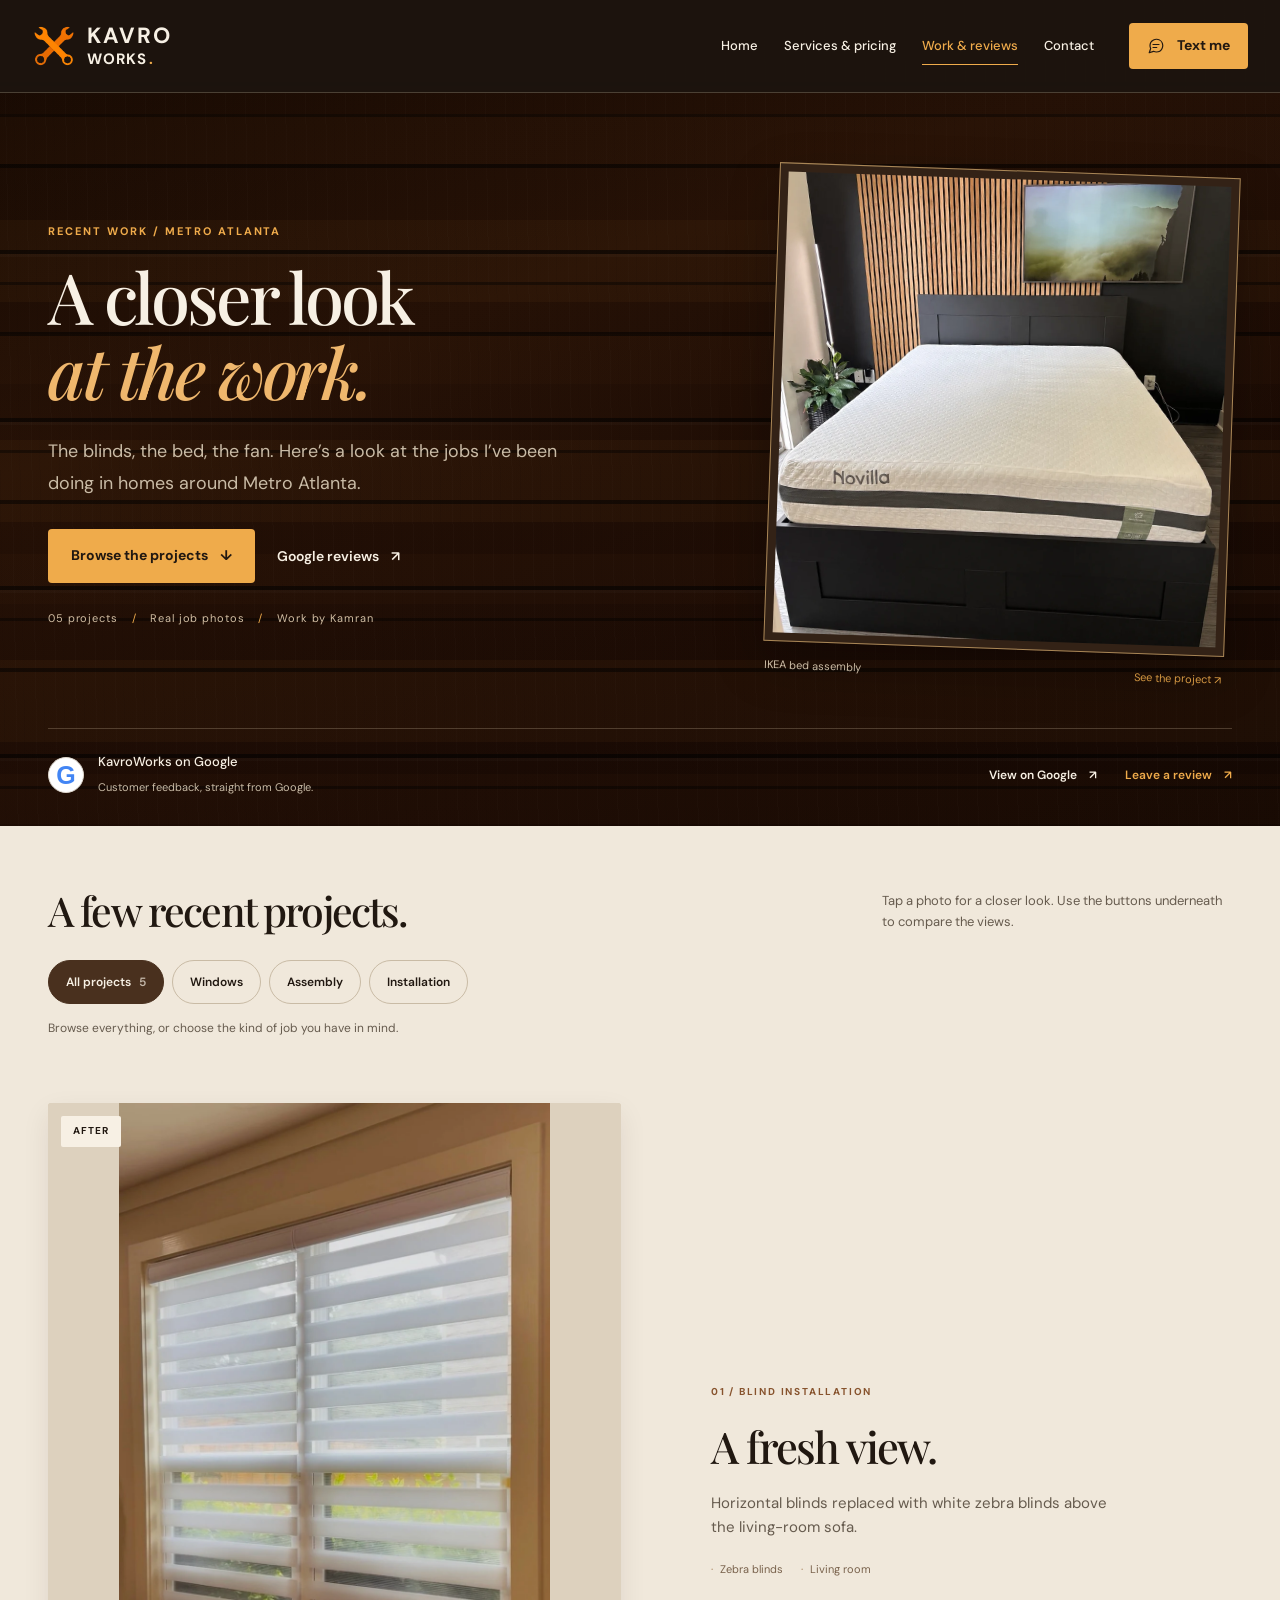
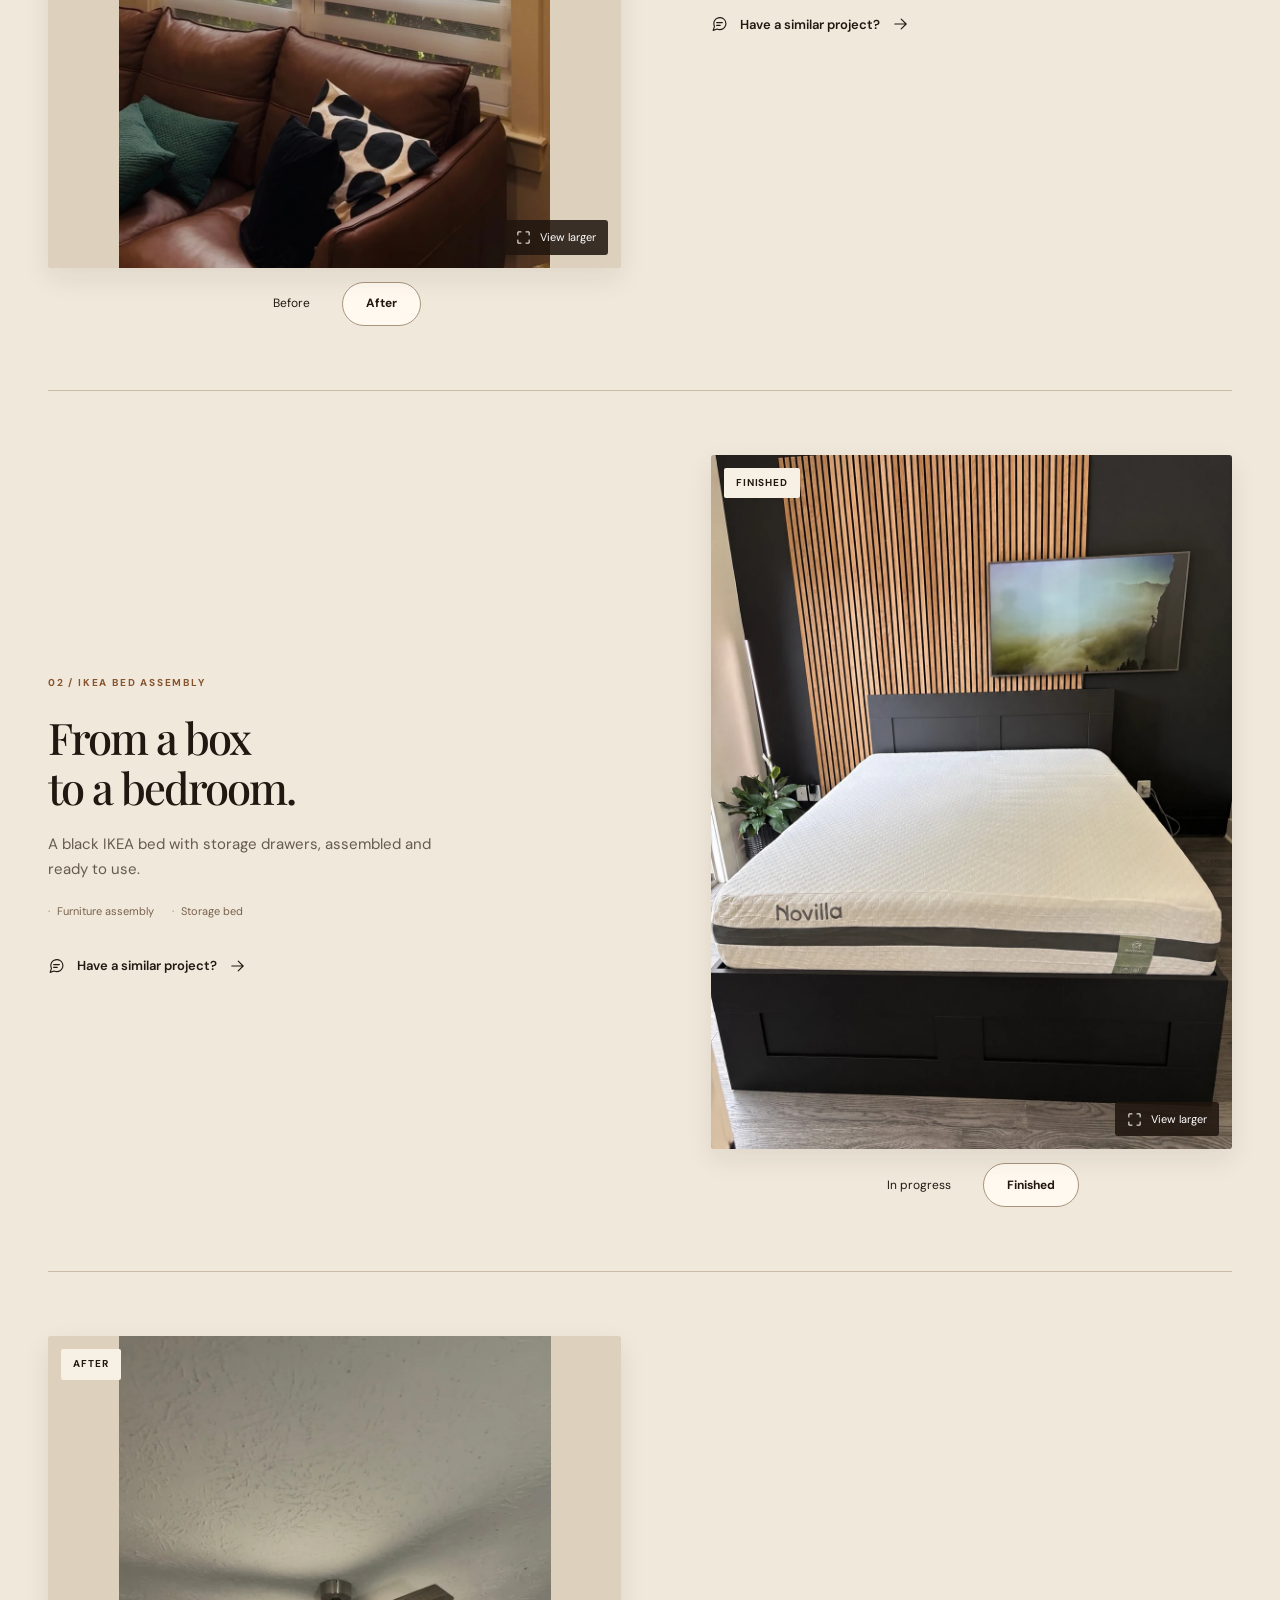
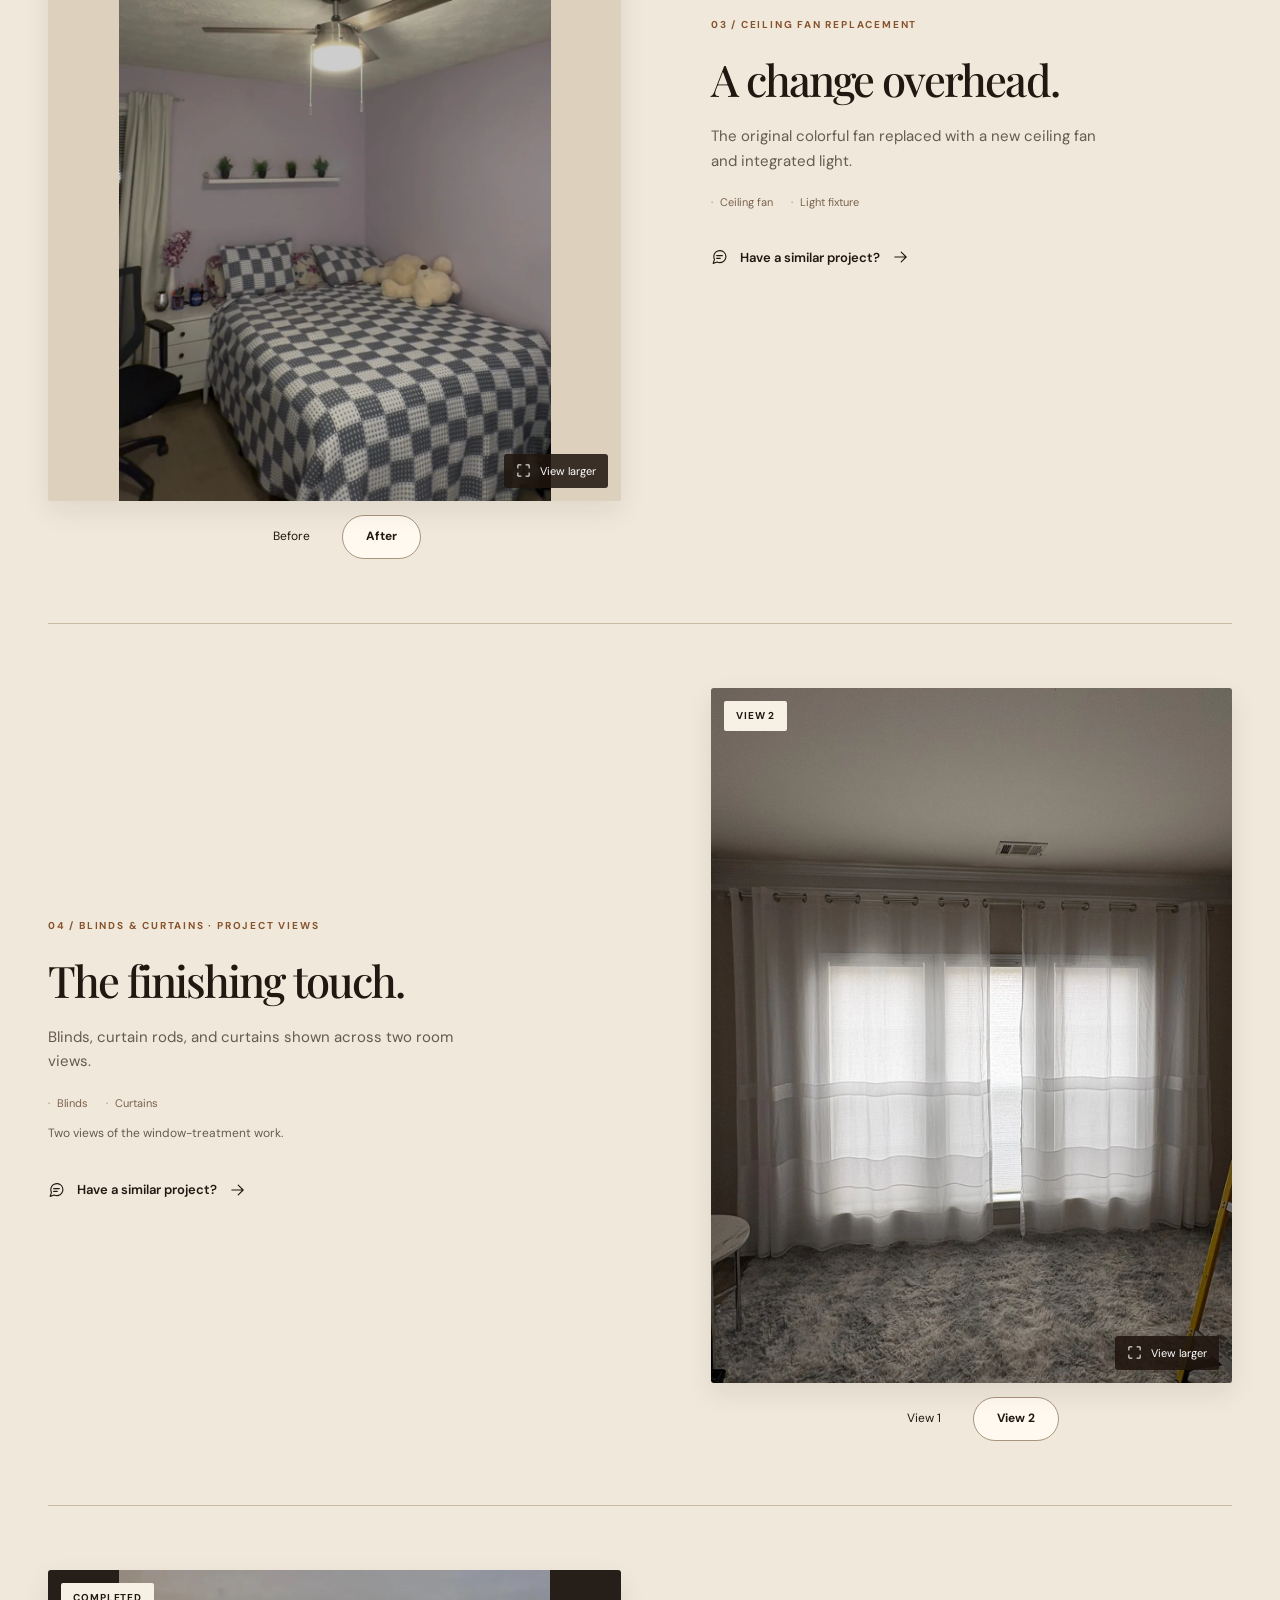
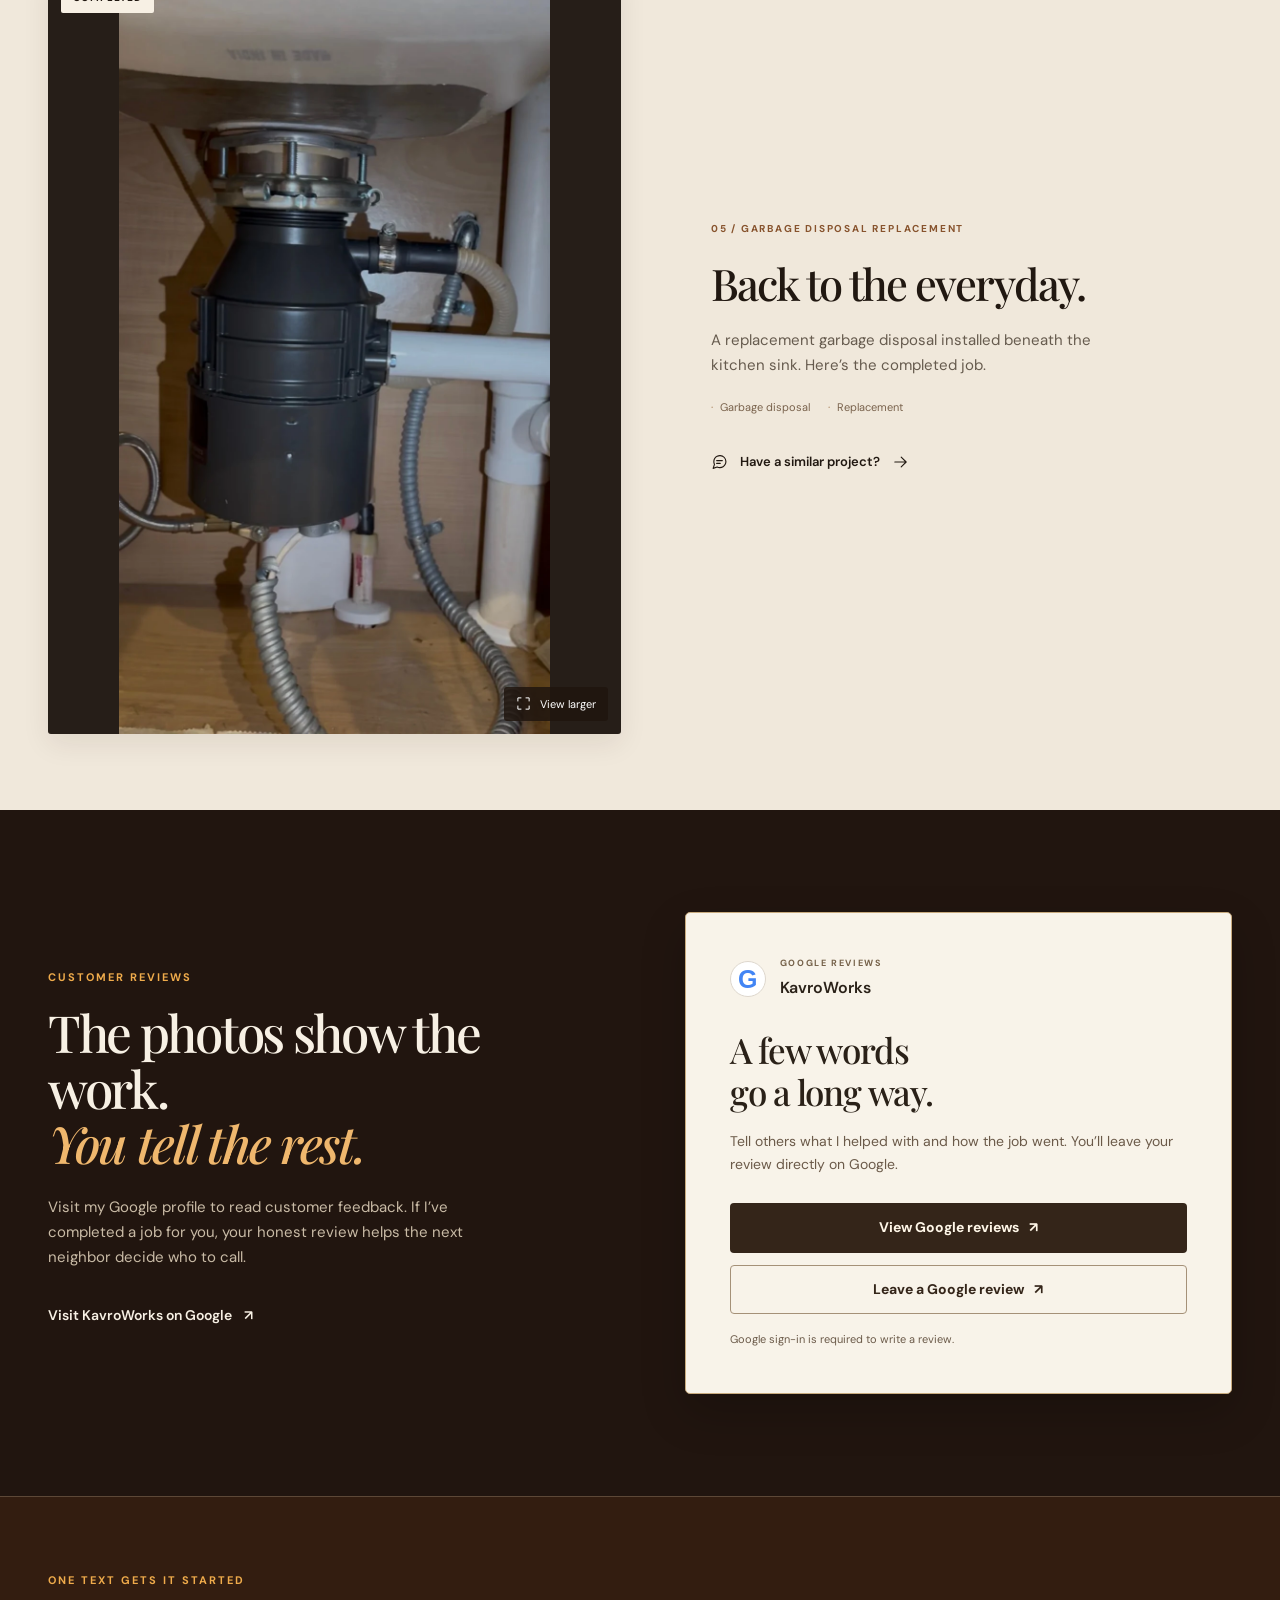
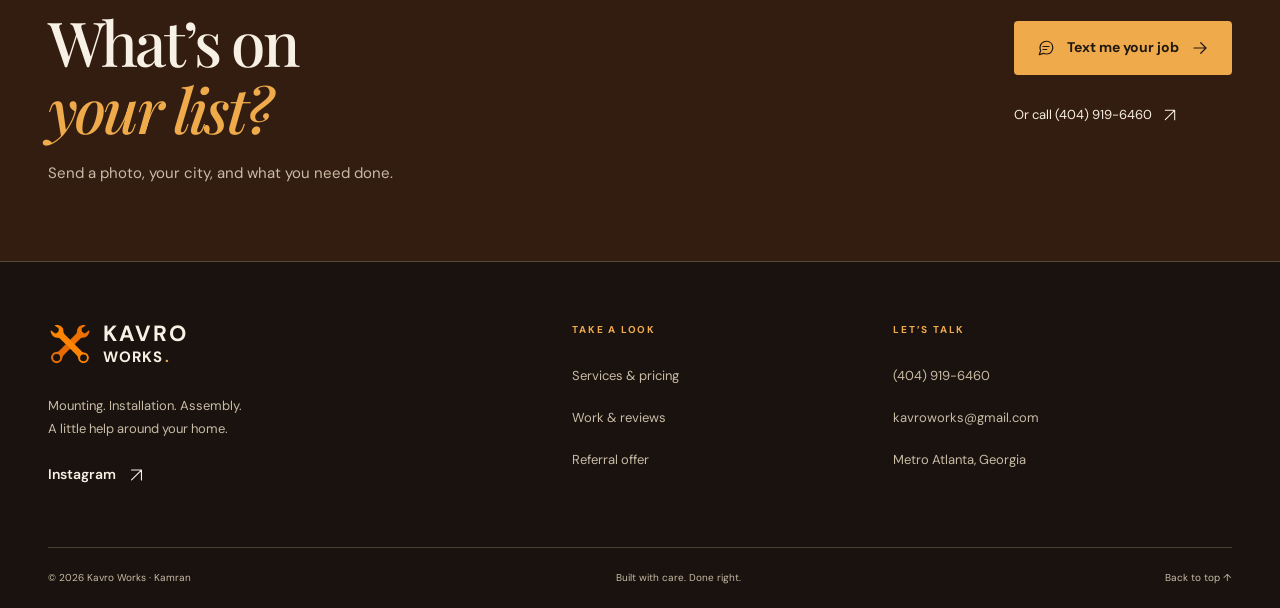
<file: work.html>
<!doctype html>
<html lang="en">
<head>
<meta charset="utf-8">
<meta name="viewport" content="width=device-width, initial-scale=1, viewport-fit=cover">
<meta name="theme-color" content="#20150f">
<title>KavroWorks</title>
<meta name="description" content="Explore KavroWorks project photos: blinds, IKEA bed assembly, ceiling fans and garbage disposal replacement in Metro Atlanta. View or leave a Google review.">
<link rel="canonical" href="https://kavroworks.com/work.html">
<meta property="og:title" content="Recent Work &amp; Google Reviews | KavroWorks">
<meta property="og:description" content="Explore KavroWorks project photos: blinds, IKEA bed assembly, ceiling fans and garbage disposal replacement in Metro Atlanta. View or leave a Google review.">
<meta property="og:type" content="website">
<meta property="og:image" content="https://kavroworks.com/images/bed-after.webp">
<link rel="icon" type="image/png" href="/images/favicon.png?v=2">
<link rel="apple-touch-icon" href="/images/favicon.png?v=2">
<link rel="preconnect" href="https://fonts.googleapis.com">
<link rel="preconnect" href="https://fonts.gstatic.com" crossorigin>
<link href="https://fonts.googleapis.com/css2?family=DM+Sans:wght@400;500;600;700&family=Playfair+Display:ital,wght@0,500;0,600;0,700;1,500;1,600&display=swap" rel="stylesheet">
<link rel="stylesheet" href="styles.css">
<script src="script.js" defer>
</script>
<script type="application/ld+json">{"@context": "https://schema.org", "@type": "HomeAndConstructionBusiness", "name": "Kavro Works", "url": "https://kavroworks.com/", "telephone": "+14049196460", "email": "kavroworks@gmail.com", "image": "https://kavroworks.com/images/bed-after.webp", "areaServed": ["Atlanta", "Lawrenceville", "Duluth", "Suwanee", "Lilburn", "Snellville", "Norcross"], "sameAs": ["https://www.instagram.com/kavroworks"]}</script>
<style id="kw-work-refresh">

/* Page-only refinements. The shared header and footer use styles.css. */
#main.kw-work-main .kw-work-intro {
  display: grid;
  grid-template-columns: minmax(0, 1.1fr) minmax(0, .8fr);
  align-items: center;
  gap: clamp(32px, 7vw, 110px);
  padding-block: clamp(48px, 6vw, 88px) 48px;
}
#main.kw-work-main .kw-work-intro h1 {
  font-size: clamp(45px, 5.5vw, 78px);
  line-height: 1.06;
  max-width: 700px;
  text-wrap: balance;
}
#main.kw-work-main .kw-work-intro h1 em { color: #efb76d; }
#main.kw-work-main .kw-work-intro .lead {
  max-width: 510px;
  margin-top: 26px;
  color: var(--muted);
  font-size: clamp(15px, 1.4vw, 18px);
  line-height: 1.8;
}
#main.kw-work-main .kw-work-intro .button-row { margin-top: 30px; gap: 22px; }
#main.kw-work-main .kw-work-intro .text-link { min-height: 44px; }
#main.kw-work-main .kw-work-note {
  margin-top: 26px;
  font-size: 11px;
  letter-spacing: .08em;
  color: #d2bea3;
}
#main.kw-work-main .kw-work-note span { margin-inline: 10px; color: var(--accent); }
#main.kw-work-main .kw-work-lead { min-width: 0; transform: rotate(2deg); }
#main.kw-work-main .kw-work-lead > a {
  display: block;
  position: relative;
  border: 1px solid #a98656;
  padding: 8px;
  background: #332216;
  box-shadow: 0 20px 50px #0004;
}
#main.kw-work-main .kw-work-lead img {
  width: 100%;
  aspect-ratio: 1 / 1.04;
  object-fit: cover;
  object-position: 50% 66%;
}
#main.kw-work-main .kw-work-lead figcaption {
  display: flex;
  justify-content: space-between;
  gap: 16px;
  padding: 14px 2px 0;
  color: #e5d4bb;
  font-size: 11px;
}
#main.kw-work-main .kw-work-lead figcaption span:last-child { color: var(--accent); }
#main.kw-work-main .kw-work-reviewbar {
  display: flex;
  align-items: center;
  justify-content: space-between;
  gap: 20px 32px;
  flex-wrap: wrap;
  border-top: 1px solid var(--line);
  padding-block: 22px 27px;
}
#main.kw-work-main .kw-reviewbar-label { display: flex; align-items: center; gap: 14px; }
#main.kw-work-main .kw-google-mark {
  flex: 0 0 36px; width: 36px; height: 36px;
  display: grid; place-items: center;
  color: #4285f4; background: #fff;
  border: 1px solid #ded7cd; border-radius: 50%;
  font: 700 25px/1 Arial, sans-serif;
}
#main.kw-work-main .kw-reviewbar-label strong { display: block; font-size: 13px; font-weight: 500; }
#main.kw-work-main .kw-reviewbar-label small { color: var(--muted); font-size: 11px; }
#main.kw-work-main .kw-reviewbar-links { display: flex; gap: 12px 28px; flex-wrap: wrap; }
#main.kw-work-main .kw-reviewbar-links a { font-size: 12px; min-height: 44px; display: inline-flex; align-items: center; }
#main.kw-work-main .kw-reviewbar-links a:last-child { color: var(--accent); }
#main.kw-work-main .kw-gallery { background: #f0e8db; }
#main.kw-work-main #projects { scroll-margin-top: 110px; padding-block: 62px 76px; }
#main.kw-work-main .kw-gallery-heading {
  display: flex;
  align-items: end;
  justify-content: space-between;
  gap: 20px;
  padding-bottom: 28px;
}
#main.kw-work-main .kw-gallery-heading h2 { font-size: clamp(30px, 3.2vw, 44px); }
#main.kw-work-main .kw-gallery-heading p { max-width: 350px; font-size: 13px; }
#main.kw-work-main .filter-bar { gap: 8px; }
#main.kw-work-main .filter-bar button { min-height: 44px; padding-inline: 17px; }
#main.kw-work-main .filter-bar button[aria-pressed="true"] { background: #49301e; border-color: #49301e; }
#main.kw-work-main .gallery-hint { margin-top: 15px; font-size: 12px; }
#main.kw-work-main .project-row {
  padding-block: clamp(36px, 5vw, 70px);
  grid-template-columns: minmax(0, 1.1fr) minmax(0, 1fr);
  gap: clamp(28px, 7vw, 100px);
  scroll-margin-top: 115px;
}
#main.kw-work-main .project-row:last-child { padding-bottom: 0; }
#main.kw-work-main .project-copy { min-width: 0; }
#main.kw-work-main .project-copy h2 {
  max-width: 420px;
  font-size: clamp(31px, 3.4vw, 45px);
  line-height: 1.15;
  text-wrap: balance;
}
#main.kw-work-main .project-copy p { max-width: 410px; margin-top: 20px; font-size: 15px; }
#main.kw-work-main .project-copy .small { font-size: 12px; margin-top: 12px; }
#main.kw-work-main .project-copy .text-link { margin-top: 24px; min-height: 44px; }
#main.kw-work-main .project-copy .eyebrow { color: #87532d; font-size: 10px; }
#main.kw-work-main .kw-project-tags {
  display: flex; flex-wrap: wrap; gap: 7px 18px;
  padding: 0; margin: 20px 0 0; list-style: none;
  color: #79624c; font-size: 11px;
}
#main.kw-work-main .kw-project-tags li::before { content: "·"; color: #9f764d; margin-right: 7px; }
#main.kw-work-main .project-photo {
  aspect-ratio: 3 / 4;
  background: #ddd1be;
  border-radius: 3px;
  box-shadow: 0 10px 28px #2d1c0e15;
}
#main.kw-work-main .project-photo > img {
  object-fit: contain;
  object-position: center;
  background: #ddd1be;
  transition: transform .3s ease;
}
#main.kw-work-main #disposal .project-photo > img { background: #261e18; }
#main.kw-work-main .photo-state { top: 13px; left: 13px; padding: 7px 12px; }
#main.kw-work-main .expand-label { bottom: 13px; right: 13px; }
#main.kw-work-main .photo-tabs { gap: 8px; margin-top: 14px; }
#main.kw-work-main .photo-tabs button { min-height: 44px; border-radius: 100px; padding-inline: 23px; }
#main.kw-work-main .photo-tabs button[aria-pressed="true"] { background: #fff9ef; border-color: #a8957e; }
#main.kw-work-main .kw-reviews {
  display: grid;
  grid-template-columns: minmax(0, 1fr) minmax(0, 1fr);
  gap: clamp(30px, 7vw, 100px);
  align-items: center;
  padding-block: clamp(60px, 8vw, 105px);
  scroll-margin-top: 110px;
}
#main.kw-work-main .kw-reviews-copy h2 { font-size: clamp(35px, 4vw, 53px); }
#main.kw-work-main .kw-reviews-copy h2 em { color: #efb76d; }
#main.kw-work-main .kw-reviews-copy > p { color: var(--muted); margin-top: 24px; max-width: 440px; font-size: 15px; }
#main.kw-work-main .kw-reviews-copy > .text-link { margin-top: 24px; min-height: 44px; }
#main.kw-work-main .kw-google-card {
  padding: clamp(26px, 3.5vw, 44px);
  background: #f8f3e9;
  color: #2a2118;
  border: 1px solid #c8aa7d;
  border-radius: 5px;
  box-shadow: 0 18px 46px #0003;
  min-width: 0;
}
#main.kw-work-main .kw-google-card-top { display: flex; align-items: center; gap: 14px; margin-bottom: 28px; }
#main.kw-work-main .kw-google-card-top .eyebrow { color: #756149; font-size: 9px; margin: 0 0 4px; }
#main.kw-work-main .kw-google-card-top strong { font-weight: 600; font-size: 16px; }
#main.kw-work-main .kw-google-card h3 { font: 500 clamp(27px, 2.8vw, 35px)/1.2 var(--serif); letter-spacing: -.035em; }
#main.kw-work-main .kw-google-card > p { margin-top: 17px; font-size: 14px; color: #6b5a49; }
#main.kw-work-main .kw-google-actions { display: grid; gap: 12px; margin-top: 27px; }
#main.kw-work-main .kw-google-actions .button { min-height: 48px; width: 100%; justify-content: center; text-align: center; gap: 10px; }
#main.kw-work-main .kw-google-actions .button-dark { background: #342519; color: #fff7e8; }
#main.kw-work-main .kw-google-actions .button-outline { border-color: #a59178; color: #342519; }
#main.kw-work-main .kw-google-card .kw-google-note { margin-top: 17px; font-size: 11px; line-height: 1.6; }
#main.kw-work-main .kw-google-card a:focus-visible,
#main.kw-work-main .kw-gallery a:focus-visible,
#main.kw-work-main .kw-gallery button:focus-visible { outline-color: #845020; }
@media (hover: hover) and (pointer: fine) {
  #main.kw-work-main .project-photo:hover > img { transform: scale(1.025); }
  #main.kw-work-main .kw-google-actions .button-dark:hover { background: #57402c; }
  #main.kw-work-main .kw-google-actions .button-outline:hover { background: #eadfcf; }
}
@media (max-width: 880px) {
  #main.kw-work-main .kw-work-intro { gap: 32px; }
  #main.kw-work-main .kw-work-intro h1 { font-size: clamp(40px, 6.5vw, 58px); }
  #main.kw-work-main .kw-work-intro .button-row { gap: 12px; }
  #main.kw-work-main .kw-work-intro .button { font-size: 12px; padding-inline: 20px; }
  #main.kw-work-main .kw-work-note { font-size: 10px; letter-spacing: .02em; }
  #main.kw-work-main .kw-work-note span { margin-inline: 5px; }
}
@media (max-width: 700px) {
  #main.kw-work-main .kw-work-intro { grid-template-columns: minmax(0, 1fr); padding-block: 42px 30px; gap: 36px; }
  #main.kw-work-main .kw-work-intro h1 { font-size: clamp(40px, 10vw, 59px); }
  #main.kw-work-main .kw-work-intro .lead { font-size: 15px; margin-top: 22px; }
  #main.kw-work-main .kw-work-intro .button-row { margin-top: 22px; gap: 12px 20px; }
  #main.kw-work-main .kw-work-note { margin-top: 22px; font-size: 10px; }
  #main.kw-work-main .kw-work-lead { width: min(100% - 12px, 430px); margin-inline: auto; transform: rotate(1.5deg); }
  #main.kw-work-main .kw-work-lead img { aspect-ratio: 1.35 / 1; }
  #main.kw-work-main .kw-work-reviewbar { gap: 10px; padding-block: 20px; }
  #main.kw-work-main .kw-reviewbar-links { gap: 22px; }
  #main.kw-work-main #projects { padding-block: 38px 48px; }
  #main.kw-work-main .kw-gallery-heading { display: block; padding-bottom: 24px; }
  #main.kw-work-main .kw-gallery-heading p { margin-top: 14px; }
  #main.kw-work-main .filter-bar { gap: 7px; }
  #main.kw-work-main .filter-bar button { font-size: 11px; padding-inline: 12px; }
  #main.kw-work-main .project-row { display: flex; flex-direction: column; gap: 25px; padding-block: 34px 42px; }
  #main.kw-work-main .project-row .project-photo-wrap { order: 0; }
  #main.kw-work-main .project-row .project-copy { order: 1; }
  #main.kw-work-main .project-photo { aspect-ratio: 3 / 4; max-height: 560px; }
  #main.kw-work-main .project-copy h2 { font-size: clamp(30px, 8vw, 38px); max-width: 100%; }
  #main.kw-work-main .project-copy p { font-size: 14px; margin-top: 16px; }
  #main.kw-work-main .project-copy .eyebrow { margin-bottom: 12px; }
  #main.kw-work-main .kw-reviews { grid-template-columns: minmax(0, 1fr); gap: 32px; padding-block: 55px; }
  #main.kw-work-main .kw-reviews-copy h2 { font-size: clamp(34px, 9vw, 45px); }
  #main.kw-work-main .kw-google-card { padding: 27px 23px; }
  #main.kw-work-main .kw-google-actions .button { font-size: 12px; padding-inline: 12px; }
}
@media (prefers-reduced-motion: reduce) {
  #main.kw-work-main .project-photo > img { transition: none; }
  #main.kw-work-main .project-photo:hover > img { transform: none; }
}

</style>
</head>
<body id="top">
<div class="wood-bg" aria-hidden="true">
</div>
<a href="#main" class="skip-link">Skip to content</a>
<header class="site-header"><div class="header-inner"><a class="brand" href="index.html" aria-label="Kavro Works home"><img src="images/logo.png" alt="" width="44" height="44"><span>KAVRO<span class="brand-works">WORKS<span class="brand-dot">.</span></span></span></a>
<button type="button" class="menu-toggle js-only" aria-controls="site-nav" aria-expanded="false"><span class="menu-lines" aria-hidden="true"></span><span class="sr-only">Open menu</span></button>
<nav id="site-nav" class="site-nav" aria-label="Main navigation"><a href="index.html">Home</a><a href="services.html">Services & pricing</a><a href="work.html" aria-current="page">Work & reviews</a><a href="contact.html">Contact</a><a href="offers.html" class="mobile-offer">Referral offer</a></nav>
<a class="button button-accent header-cta" href="sms:+14049196460" data-sms=""><svg class="icon " viewBox="0 0 24 24" fill="none" stroke="currentColor" stroke-width="1.6" stroke-linecap="round" stroke-linejoin="round" aria-hidden="true"><path d="M21 11.5a8.4 8.4 0 0 1-.9 3.8 8.5 8.5 0 0 1-7.6 4.7 8.4 8.4 0 0 1-3.8-.9L3 21l1.9-5.7a8.4 8.4 0 0 1-.9-3.8 8.5 8.5 0 0 1 4.7-7.6 8.4 8.4 0 0 1 3.8-.9h.5a8.5 8.5 0 0 1 8 8v.5Z"/><path d="M8 10h8M8 14h5"/></svg><span>Text me</span><svg class="icon " viewBox="0 0 24 24" fill="none" stroke="currentColor" stroke-width="1.6" stroke-linecap="round" stroke-linejoin="round" aria-hidden="true"><path d="M4 12h15M13 5l7 7-7 7"/></svg></a>
</div></header><main id="main" class="kw-work-main">
<section class="container kw-work-intro" aria-labelledby="work-title">
  <div>
    <span class="eyebrow">Recent work / Metro Atlanta</span>
    <h1 id="work-title">A closer look<br>
<em>at the work.</em>
</h1>
    <p class="lead">The blinds, the bed, the fan. Here’s a look at the jobs I’ve been doing in homes around Metro Atlanta.</p>
    <div class="button-row">
      <a class="button button-accent" href="#projects">Browse the projects <span aria-hidden="true">↓</span>
</a>
      <a class="text-link" href="#reviews">Google reviews <span aria-hidden="true">↗</span>
</a>
    </div>
    <p class="kw-work-note">05 projects <span aria-hidden="true">/</span> Real job photos <span aria-hidden="true">/</span> Work by Kamran</p>
  </div>
  <figure class="kw-work-lead">
    <a href="#bed" aria-label="See the IKEA bed assembly project">
      <img src="images/bed-after.webp" srcset="images/bed-after-small.webp 480w, images/bed-after.webp 1086w" sizes="(max-width: 700px) 88vw, 40vw" width="1086" height="1448" alt="Completed black IKEA bed with storage drawers against a wood slat wall" fetchpriority="high" decoding="async">
    </a>
    <figcaption>
<span>IKEA bed assembly</span>
<span>See the project ↗</span>
</figcaption>
  </figure>
</section>
<div class="container kw-work-reviewbar" aria-label="KavroWorks on Google">
  <div class="kw-reviewbar-label">
<span class="kw-google-mark" aria-hidden="true">G</span>
<div>
<strong>KavroWorks on Google</strong>
<small>Customer feedback, straight from Google.</small>
</div>
</div>
  <div class="kw-reviewbar-links">
    <a class="text-link" href="https://www.google.com/maps?cid=12944042267479639545" target="_blank" rel="noopener noreferrer">View on Google <span aria-hidden="true">↗</span>
</a>
    <a class="text-link" href="https://g.page/r/CfkFxJ7ceaKzEBM/review" target="_blank" rel="noopener noreferrer">Leave a review <span aria-hidden="true">↗</span>
</a>
  </div>
</div>
<section class="paper-section kw-gallery" aria-labelledby="gallery-title">
<div class="container section gallery-section" id="projects">
<div class="kw-gallery-heading">
<h2 id="gallery-title">A few recent projects.</h2>
<p>Tap a photo for a closer look. Use the buttons underneath to compare the views.</p>
</div>
<div class="filter-bar js-only" aria-label="Filter projects">
<button type="button" data-project-filter="all" aria-pressed="true">All projects <span>5</span>
</button>
<button type="button" data-project-filter="windows" aria-pressed="false">Windows</button>
<button type="button" data-project-filter="assembly" aria-pressed="false">Assembly</button>
<button type="button" data-project-filter="installation" aria-pressed="false">Installation</button>
</div>
<p class="small gallery-hint">Browse everything, or choose the kind of job you have in mind.</p>
<p id="project-results" class="sr-only" aria-live="polite">
</p>
<article class="project-row" id="blinds" data-project-id="blinds" data-project-category="windows">
<div class="project-photo-wrap">
<a href="images/blinds-after.webp" class="project-photo" data-open-project="blinds" aria-label="Open photos: Blind installation" aria-haspopup="dialog">
<img class="" src="images/blinds-after.webp" srcset="images/blinds-after-small.webp 361w, images/blinds-after.webp 902w" sizes="(max-width: 700px) 92vw, 50vw" alt="Replacement white zebra blinds above the same sofa" width="902" height="1600" loading="lazy" decoding="async" id="photo-blinds">
<span class="photo-state">After</span>
<span class="expand-label">
<svg class="icon " viewbox="0 0 24 24" fill="none" stroke="currentColor" stroke-width="1.6" stroke-linecap="round" stroke-linejoin="round" aria-hidden="true">
<path d="M8 3H3v5m13-5h5v5M3 16v5h5m13-5v5h-5">
</path>
</svg> View larger</span>
</a>
<div class="photo-tabs js-only" aria-label="Choose a photo of Blind installation">
<button type="button" data-photo="before" aria-pressed="false" aria-controls="photo-blinds">Before</button>
<button type="button" data-photo="after" aria-pressed="true" aria-controls="photo-blinds">After</button>
</div>
<noscript>
<a href="images/blinds-before.webp" class="text-link">View before photo ↗</a>
</noscript>
</div>
<div class="project-copy">
<span class="eyebrow">01 / Blind installation</span>
<h2>A fresh view.</h2>
<p>Horizontal blinds replaced with white zebra blinds above the living-room sofa.</p>
<ul class="kw-project-tags" aria-label="Project details">
<li>Zebra blinds</li>
<li>Living room</li>
</ul>
<a class="text-link" href="sms:+14049196460" data-sms="Hi Kamran! I saw your blind installation project and need something similar. My city is ___. I’ll attach a photo or product link." aria-label="Text Kamran about blind installation">
<svg class="icon " viewbox="0 0 24 24" fill="none" stroke="currentColor" stroke-width="1.6" stroke-linecap="round" stroke-linejoin="round" aria-hidden="true">
<path d="M21 11.5a8.4 8.4 0 0 1-.9 3.8 8.5 8.5 0 0 1-7.6 4.7 8.4 8.4 0 0 1-3.8-.9L3 21l1.9-5.7a8.4 8.4 0 0 1-.9-3.8 8.5 8.5 0 0 1 4.7-7.6 8.4 8.4 0 0 1 3.8-.9h.5a8.5 8.5 0 0 1 8 8v.5Z">
</path>
<path d="M8 10h8M8 14h5">
</path>
</svg>
<span>Have a similar project?</span>
<svg class="icon " viewbox="0 0 24 24" fill="none" stroke="currentColor" stroke-width="1.6" stroke-linecap="round" stroke-linejoin="round" aria-hidden="true">
<path d="M4 12h15M13 5l7 7-7 7">
</path>
</svg>
</a>
</div>
</article>
<article class="project-row" id="bed" data-project-id="bed" data-project-category="assembly">
<div class="project-photo-wrap">
<a href="images/bed-after.webp" class="project-photo" data-open-project="bed" aria-label="Open photos: IKEA bed assembly" aria-haspopup="dialog">
<img class="" src="images/bed-after.webp" srcset="images/bed-after-small.webp 480w, images/bed-after.webp 1086w" sizes="(max-width: 700px) 92vw, 50vw" alt="Completed black bed frame with mattress and storage drawers" width="1086" height="1448" loading="lazy" decoding="async" id="photo-bed">
<span class="photo-state">Finished</span>
<span class="expand-label">
<svg class="icon " viewbox="0 0 24 24" fill="none" stroke="currentColor" stroke-width="1.6" stroke-linecap="round" stroke-linejoin="round" aria-hidden="true">
<path d="M8 3H3v5m13-5h5v5M3 16v5h5m13-5v5h-5">
</path>
</svg> View larger</span>
</a>
<div class="photo-tabs js-only" aria-label="Choose a photo of IKEA bed assembly">
<button type="button" data-photo="before" aria-pressed="false" aria-controls="photo-bed">In progress</button>
<button type="button" data-photo="after" aria-pressed="true" aria-controls="photo-bed">Finished</button>
</div>
<noscript>
<a href="images/bed-before.webp" class="text-link">View in progress photo ↗</a>
</noscript>
</div>
<div class="project-copy">
<span class="eyebrow">02 / IKEA bed assembly</span>
<h2>From a box to a bedroom.</h2>
<p>A black IKEA bed with storage drawers, assembled and ready to use.</p>
<ul class="kw-project-tags" aria-label="Project details">
<li>Furniture assembly</li>
<li>Storage bed</li>
</ul>
<a class="text-link" href="sms:+14049196460" data-sms="Hi Kamran! I saw your IKEA bed assembly project and need something similar. My city is ___. I’ll attach a photo or product link." aria-label="Text Kamran about IKEA bed assembly">
<svg class="icon " viewbox="0 0 24 24" fill="none" stroke="currentColor" stroke-width="1.6" stroke-linecap="round" stroke-linejoin="round" aria-hidden="true">
<path d="M21 11.5a8.4 8.4 0 0 1-.9 3.8 8.5 8.5 0 0 1-7.6 4.7 8.4 8.4 0 0 1-3.8-.9L3 21l1.9-5.7a8.4 8.4 0 0 1-.9-3.8 8.5 8.5 0 0 1 4.7-7.6 8.4 8.4 0 0 1 3.8-.9h.5a8.5 8.5 0 0 1 8 8v.5Z">
</path>
<path d="M8 10h8M8 14h5">
</path>
</svg>
<span>Have a similar project?</span>
<svg class="icon " viewbox="0 0 24 24" fill="none" stroke="currentColor" stroke-width="1.6" stroke-linecap="round" stroke-linejoin="round" aria-hidden="true">
<path d="M4 12h15M13 5l7 7-7 7">
</path>
</svg>
</a>
</div>
</article>
<article class="project-row" id="fan" data-project-id="fan" data-project-category="installation">
<div class="project-photo-wrap">
<a href="images/fan-after.webp" class="project-photo" data-open-project="fan" aria-label="Open photos: Ceiling fan replacement" aria-haspopup="dialog">
<img class="" src="images/fan-after.webp" srcset="images/fan-after-small.webp 362w, images/fan-after.webp 904w" sizes="(max-width: 700px) 92vw, 50vw" alt="New ceiling fan and light in the same lavender bedroom" width="904" height="1600" loading="lazy" decoding="async" id="photo-fan">
<span class="photo-state">After</span>
<span class="expand-label">
<svg class="icon " viewbox="0 0 24 24" fill="none" stroke="currentColor" stroke-width="1.6" stroke-linecap="round" stroke-linejoin="round" aria-hidden="true">
<path d="M8 3H3v5m13-5h5v5M3 16v5h5m13-5v5h-5">
</path>
</svg> View larger</span>
</a>
<div class="photo-tabs js-only" aria-label="Choose a photo of Ceiling fan replacement">
<button type="button" data-photo="before" aria-pressed="false" aria-controls="photo-fan">Before</button>
<button type="button" data-photo="after" aria-pressed="true" aria-controls="photo-fan">After</button>
</div>
<noscript>
<a href="images/fan-before.webp" class="text-link">View before photo ↗</a>
</noscript>
</div>
<div class="project-copy">
<span class="eyebrow">03 / Ceiling fan replacement</span>
<h2>A change overhead.</h2>
<p>The original colorful fan replaced with a new ceiling fan and integrated light.</p>
<ul class="kw-project-tags" aria-label="Project details">
<li>Ceiling fan</li>
<li>Light fixture</li>
</ul>
<a class="text-link" href="sms:+14049196460" data-sms="Hi Kamran! I saw your ceiling fan replacement project and need something similar. My city is ___. I’ll attach a photo or product link." aria-label="Text Kamran about ceiling fan replacement">
<svg class="icon " viewbox="0 0 24 24" fill="none" stroke="currentColor" stroke-width="1.6" stroke-linecap="round" stroke-linejoin="round" aria-hidden="true">
<path d="M21 11.5a8.4 8.4 0 0 1-.9 3.8 8.5 8.5 0 0 1-7.6 4.7 8.4 8.4 0 0 1-3.8-.9L3 21l1.9-5.7a8.4 8.4 0 0 1-.9-3.8 8.5 8.5 0 0 1 4.7-7.6 8.4 8.4 0 0 1 3.8-.9h.5a8.5 8.5 0 0 1 8 8v.5Z">
</path>
<path d="M8 10h8M8 14h5">
</path>
</svg>
<span>Have a similar project?</span>
<svg class="icon " viewbox="0 0 24 24" fill="none" stroke="currentColor" stroke-width="1.6" stroke-linecap="round" stroke-linejoin="round" aria-hidden="true">
<path d="M4 12h15M13 5l7 7-7 7">
</path>
</svg>
</a>
</div>
</article>
<article class="project-row" id="windows" data-project-id="windows" data-project-category="windows">
<div class="project-photo-wrap">
<a href="images/windows-view-2.webp" class="project-photo" data-open-project="windows" aria-label="Open photos: Blinds &amp; curtains · project views" aria-haspopup="dialog">
<img class="" src="images/windows-view-2.webp" srcset="images/windows-view-2-small.webp 480w, images/windows-view-2.webp 1200w" sizes="(max-width: 700px) 92vw, 50vw" alt="Window treatments with sheer curtains on a silver rod" width="1200" height="1600" loading="lazy" decoding="async" id="photo-windows">
<span class="photo-state">View 2</span>
<span class="expand-label">
<svg class="icon " viewbox="0 0 24 24" fill="none" stroke="currentColor" stroke-width="1.6" stroke-linecap="round" stroke-linejoin="round" aria-hidden="true">
<path d="M8 3H3v5m13-5h5v5M3 16v5h5m13-5v5h-5">
</path>
</svg> View larger</span>
</a>
<div class="photo-tabs js-only" aria-label="Choose a photo of Blinds &amp; curtains · project views">
<button type="button" data-photo="before" aria-pressed="false" aria-controls="photo-windows">View 1</button>
<button type="button" data-photo="after" aria-pressed="true" aria-controls="photo-windows">View 2</button>
</div>
<noscript>
<a href="images/windows-view-1.webp" class="text-link">View the other project photo ↗</a>
</noscript>
</div>
<div class="project-copy">
<span class="eyebrow">04 / Blinds &amp; curtains · project views</span>
<h2>The finishing touch.</h2>
<p>Blinds, curtain rods, and curtains shown across two room views.</p>
<ul class="kw-project-tags" aria-label="Project details">
<li>Blinds</li>
<li>Curtains</li>
</ul>
<p class="small">Two views of the window-treatment work.</p>
<a class="text-link" href="sms:+14049196460" data-sms="Hi Kamran! I saw your blinds and curtain installation project and need something similar. My city is ___. I’ll attach a photo or product link." aria-label="Text Kamran about blinds and curtain installation">
<svg class="icon " viewbox="0 0 24 24" fill="none" stroke="currentColor" stroke-width="1.6" stroke-linecap="round" stroke-linejoin="round" aria-hidden="true">
<path d="M21 11.5a8.4 8.4 0 0 1-.9 3.8 8.5 8.5 0 0 1-7.6 4.7 8.4 8.4 0 0 1-3.8-.9L3 21l1.9-5.7a8.4 8.4 0 0 1-.9-3.8 8.5 8.5 0 0 1 4.7-7.6 8.4 8.4 0 0 1 3.8-.9h.5a8.5 8.5 0 0 1 8 8v.5Z">
</path>
<path d="M8 10h8M8 14h5">
</path>
</svg>
<span>Have a similar project?</span>
<svg class="icon " viewbox="0 0 24 24" fill="none" stroke="currentColor" stroke-width="1.6" stroke-linecap="round" stroke-linejoin="round" aria-hidden="true">
<path d="M4 12h15M13 5l7 7-7 7">
</path>
</svg>
</a>
</div>
</article>
<article class="project-row" id="disposal" data-project-id="disposal" data-project-category="installation">
<div class="project-photo-wrap">
<a href="images/disposal-after.webp" class="project-photo" data-open-project="disposal" aria-label="Open photos: Garbage disposal replacement" aria-haspopup="dialog">
<img class="" src="images/disposal-after.webp" srcset="images/disposal-after-small.webp 361w, images/disposal-after.webp 902w" sizes="(max-width: 700px) 92vw, 50vw" alt="Completed garbage disposal installation underneath the kitchen sink" width="902" height="1600" loading="lazy" decoding="async" id="photo-disposal">
<span class="photo-state">Completed</span>
<span class="expand-label">
<svg class="icon " viewbox="0 0 24 24" fill="none" stroke="currentColor" stroke-width="1.6" stroke-linecap="round" stroke-linejoin="round" aria-hidden="true">
<path d="M8 3H3v5m13-5h5v5M3 16v5h5m13-5v5h-5">
</path>
</svg> View larger</span>
</a>
</div>
<div class="project-copy">
<span class="eyebrow">05 / Garbage disposal replacement</span>
<h2>Back to the everyday.</h2>
<p>A replacement garbage disposal installed beneath the kitchen sink. Here’s the completed job.</p>
<ul class="kw-project-tags" aria-label="Project details">
<li>Garbage disposal</li>
<li>Replacement</li>
</ul>
<a class="text-link" href="sms:+14049196460" data-sms="Hi Kamran! I saw your garbage disposal replacement project and need something similar. My city is ___. I’ll attach a photo or product link." aria-label="Text Kamran about garbage disposal replacement">
<svg class="icon " viewbox="0 0 24 24" fill="none" stroke="currentColor" stroke-width="1.6" stroke-linecap="round" stroke-linejoin="round" aria-hidden="true">
<path d="M21 11.5a8.4 8.4 0 0 1-.9 3.8 8.5 8.5 0 0 1-7.6 4.7 8.4 8.4 0 0 1-3.8-.9L3 21l1.9-5.7a8.4 8.4 0 0 1-.9-3.8 8.5 8.5 0 0 1 4.7-7.6 8.4 8.4 0 0 1 3.8-.9h.5a8.5 8.5 0 0 1 8 8v.5Z">
</path>
<path d="M8 10h8M8 14h5">
</path>
</svg>
<span>Have a similar project?</span>
<svg class="icon " viewbox="0 0 24 24" fill="none" stroke="currentColor" stroke-width="1.6" stroke-linecap="round" stroke-linejoin="round" aria-hidden="true">
<path d="M4 12h15M13 5l7 7-7 7">
</path>
</svg>
</a>
</div>
</article>
</div>
</section>
<section class="container kw-reviews" id="reviews" aria-labelledby="reviews-title">
  <div class="kw-reviews-copy">
    <span class="eyebrow">Customer reviews</span>
    <h2 id="reviews-title">The photos show the work.<br>
<em>You tell the rest.</em>
</h2>
    <p>Visit my Google profile to read customer feedback. If I’ve completed a job for you, your honest review helps the next neighbor decide who to call.</p>
    <a class="text-link" href="https://www.google.com/maps?cid=12944042267479639545" target="_blank" rel="noopener noreferrer">Visit KavroWorks on Google <span aria-hidden="true">↗</span>
</a>
  </div>
  <div class="kw-google-card">
    <div class="kw-google-card-top">
<span class="kw-google-mark" aria-hidden="true">G</span>
<div>
<span class="eyebrow">Google Reviews</span>
<strong>KavroWorks</strong>
</div>
</div>
    <h3>A few words<br>go a long way.</h3>
    <p>Tell others what I helped with and how the job went. You’ll leave your review directly on Google.</p>
    <div class="kw-google-actions">
      <a class="button button-dark" href="https://www.google.com/maps?cid=12944042267479639545" target="_blank" rel="noopener noreferrer">View Google reviews <span aria-hidden="true">↗</span>
</a>
      <a class="button button-outline" href="https://g.page/r/CfkFxJ7ceaKzEBM/review" target="_blank" rel="noopener noreferrer">Leave a Google review <span aria-hidden="true">↗</span>
</a>
    </div>
    <p class="kw-google-note">Google sign-in is required to write a review.</p>
  </div>
</section>
<section class="closing-cta">
<div class="container closing-inner">
<div>
<span class="eyebrow">One text gets it started</span>
<h2>What’s on<br>
<em>your list?</em>
</h2>
<p>Send a photo, your city, and what you need done.</p>
</div>
<div>
<a class="button button-accent" href="sms:+14049196460" data-sms="">
<svg class="icon " viewBox="0 0 24 24" fill="none" stroke="currentColor" stroke-width="1.6" stroke-linecap="round" stroke-linejoin="round" aria-hidden="true">
<path d="M21 11.5a8.4 8.4 0 0 1-.9 3.8 8.5 8.5 0 0 1-7.6 4.7 8.4 8.4 0 0 1-3.8-.9L3 21l1.9-5.7a8.4 8.4 0 0 1-.9-3.8 8.5 8.5 0 0 1 4.7-7.6 8.4 8.4 0 0 1 3.8-.9h.5a8.5 8.5 0 0 1 8 8v.5Z"/>
<path d="M8 10h8M8 14h5"/>
</svg>
<span>Text me your job</span>
<svg class="icon " viewBox="0 0 24 24" fill="none" stroke="currentColor" stroke-width="1.6" stroke-linecap="round" stroke-linejoin="round" aria-hidden="true">
<path d="M4 12h15M13 5l7 7-7 7"/>
</svg>
</a>
<a href="tel:+14049196460" class="closing-phone">Or call (404) 919-6460 <svg class="icon " viewBox="0 0 24 24" fill="none" stroke="currentColor" stroke-width="1.6" stroke-linecap="round" stroke-linejoin="round" aria-hidden="true">
<path d="M5 19 19 5M5 5h14v14"/>
</svg>
</a>
</div>
</div>
</section>
<dialog class="lightbox" id="project-dialog" aria-labelledby="lightbox-title">
<div class="lightbox-header">
<div>
<span class="eyebrow">Kavro Works / Project gallery</span>
<h2 id="lightbox-title">Project photos</h2>
</div>
<button type="button" class="icon-button" data-close-lightbox aria-label="Close photo gallery">
<svg class="icon " viewBox="0 0 24 24" fill="none" stroke="currentColor" stroke-width="1.6" stroke-linecap="round" stroke-linejoin="round" aria-hidden="true">
<path d="m6 6 12 12M6 18 18 6"/>
</svg>
</button>
</div>
<div class="lightbox-stage">
<img id="lightbox-img" src="images/bed-after.webp" alt="Completed bed assembly" width="1000" height="1300">
</div>
<div class="lightbox-bottom">
<div class="photo-tabs" id="lightbox-tabs">
<button type="button" data-lightbox-side="before" aria-pressed="false">Before</button>
<button type="button" data-lightbox-side="after" aria-pressed="true">After</button>
</div>
<a id="lightbox-original" href="images/bed-after.webp" target="_blank" rel="noopener">Open full photo ↗</a>
<div class="lightbox-arrows">
<button type="button" class="icon-button" data-project-direction="-1" aria-label="Previous project">←</button>
<span id="lightbox-counter">1 / 5</span>
<button type="button" class="icon-button" data-project-direction="1" aria-label="Next project">→</button>
</div>
</div>
</dialog>
</main><footer class="site-footer"><div class="container footer-top"><div><a class="brand" href="index.html" aria-label="Kavro Works home"><img src="images/logo.png" alt="" width="44" height="44"><span>KAVRO<span class="brand-works">WORKS<span class="brand-dot">.</span></span></span></a><p>Mounting. Installation. Assembly.<br>A little help around your home.</p><a href="https://www.instagram.com/kavroworks" target="_blank" rel="noopener noreferrer" class="text-link">Instagram <svg class="icon " viewBox="0 0 24 24" fill="none" stroke="currentColor" stroke-width="1.6" stroke-linecap="round" stroke-linejoin="round" aria-hidden="true"><path d="M5 19 19 5M5 5h14v14"/></svg></a></div>
<div><span class="eyebrow">Take a look</span><a href="services.html">Services & pricing</a><a href="work.html">Work & reviews</a><a href="offers.html">Referral offer</a></div>
<div><span class="eyebrow">Let’s talk</span><a href="tel:+14049196460">(404) 919-6460</a><a href="mailto:kavroworks@gmail.com">kavroworks@gmail.com</a><a href="contact.html#service-area">Metro Atlanta, Georgia</a></div></div>
<div class="container footer-bottom"><span>© 2026 Kavro Works · Kamran</span><span>Built with care. Done right.</span><a href="#top">Back to top ↑</a></div></footer>
<div class="mobile-contact" aria-label="Quick contact">
<a href="tel:+14049196460">
<svg class="icon " viewBox="0 0 24 24" fill="none" stroke="currentColor" stroke-width="1.6" stroke-linecap="round" stroke-linejoin="round" aria-hidden="true">
<path d="m22 16.9-.1 3a2 2 0 0 1-2.2 2 19.8 19.8 0 0 1-8.6-3.1 19.5 19.5 0 0 1-6-6A19.8 19.8 0 0 1 2 4.1 2 2 0 0 1 4 2h3a2 2 0 0 1 2 1.7c.1 1 .4 2 .7 2.9a2 2 0 0 1-.5 2.1L8 10a16 16 0 0 0 6 6l1.3-1.3a2 2 0 0 1 2.1-.5c.9.3 1.9.6 2.9.7a2 2 0 0 1 1.7 2Z"/>
</svg>
<span>Call Kamran</span>
</a>
<a class="mobile-text" href="sms:+14049196460" data-sms="">
<svg class="icon " viewBox="0 0 24 24" fill="none" stroke="currentColor" stroke-width="1.6" stroke-linecap="round" stroke-linejoin="round" aria-hidden="true">
<path d="M21 11.5a8.4 8.4 0 0 1-.9 3.8 8.5 8.5 0 0 1-7.6 4.7 8.4 8.4 0 0 1-3.8-.9L3 21l1.9-5.7a8.4 8.4 0 0 1-.9-3.8 8.5 8.5 0 0 1 4.7-7.6 8.4 8.4 0 0 1 3.8-.9h.5a8.5 8.5 0 0 1 8 8v.5Z"/>
<path d="M8 10h8M8 14h5"/>
</svg>
<span>Text your job</span>
<svg class="icon " viewBox="0 0 24 24" fill="none" stroke="currentColor" stroke-width="1.6" stroke-linecap="round" stroke-linejoin="round" aria-hidden="true">
<path d="M4 12h15M13 5l7 7-7 7"/>
</svg>
</a>
</div>
<div class="toast" role="status" aria-live="polite" aria-atomic="true" id="toast">
</div>
<dialog class="copy-dialog" id="copy-dialog" aria-labelledby="copy-title">
<button type="button" class="icon-button dialog-close" data-close-copy aria-label="Close">
<svg class="icon " viewBox="0 0 24 24" fill="none" stroke="currentColor" stroke-width="1.6" stroke-linecap="round" stroke-linejoin="round" aria-hidden="true">
<path d="m6 6 12 12M6 18 18 6"/>
</svg>
</button>
<h2 id="copy-title">Copy this text</h2>
<p>Press and hold, or select the text and copy it.</p>
<textarea id="copy-fallback" readonly aria-label="Text to copy">
</textarea>
<button class="button button-accent" type="button" data-close-copy>Done</button>
</dialog>
</body>
</html>
</file>
<file: styles.css>
/* Kavro Works — warm wood, real projects, straightforward contact. */
:root{--ink:#211811;--wood:#21150f;--cream:#f7f0e4;--paper:#eee5d6;--muted:#c9bba6;--muted-ink:#665b4e;--accent:#efab4b;--accent-hover:#ffc16a;--line:rgba(241,221,192,.22);--paper-line:#c9bba5;--serif:'Playfair Display',Georgia,serif;--sans:'DM Sans',Arial,sans-serif;--header-height:92px}
*{box-sizing:border-box}html{scroll-behavior:smooth;scroll-padding-top:110px}body{margin:0;background:var(--wood);color:var(--cream);font:16px/1.65 var(--sans);-webkit-font-smoothing:antialiased}body.dialog-open{overflow:hidden}main,footer,.site-header{position:relative}img{display:block;max-width:100%;height:auto}a{color:inherit;text-decoration:none}button,input,textarea{font:inherit}button{cursor:pointer}button,a,input,summary,textarea{-webkit-tap-highlight-color:transparent}button{color:inherit}button:disabled{cursor:default}button:focus-visible,a:focus-visible,input:focus-visible,textarea:focus-visible,summary:focus-visible{outline:3px solid var(--accent);outline-offset:5px}::selection{background:var(--accent);color:var(--ink)}[hidden]{display:none!important}.sr-only{position:absolute!important;width:1px;height:1px;padding:0;overflow:hidden;clip:rect(0,0,0,0);white-space:nowrap;border:0}.js-only{display:none!important}.js .js-only{display:flex!important}.icon{width:20px;height:20px;flex-shrink:0;vertical-align:middle}.container{width:min(1220px,calc(100% - 96px));margin-inline:auto}.section{padding-block:100px}.eyebrow{display:block;font-size:11px;line-height:1.5;letter-spacing:.18em;text-transform:uppercase;font-weight:700;color:var(--accent);margin-bottom:20px}h1,h2,h3,p,figure{margin:0}h1,h2,h3{font-weight:500}h1,h2{font-family:var(--serif);letter-spacing:-.045em;line-height:1.08}h1{font-size:clamp(54px,6.5vw,88px)}h2{font-size:clamp(38px,4vw,56px)}h3{font-size:23px;line-height:1.3;letter-spacing:-.02em}em{font-weight:500;color:var(--accent)}p{color:var(--muted)}p+p{margin-top:17px}.lead{font-size:19px;line-height:1.65}.small{font-size:13px;line-height:1.65}.text-link{display:inline-flex;align-items:center;gap:12px;min-height:44px;font-size:14px;font-weight:600;border:0;background:none;padding:5px 0;line-height:1.5}.text-link .icon{width:17px}.text-link:hover{color:var(--accent)}.text-link .icon{transition:transform .2s}.text-link:hover .icon{transform:translateX(3px)}.button{display:inline-flex;align-items:center;justify-content:center;gap:12px;border:1px solid transparent;min-height:54px;padding:15px 22px;font-size:14px;line-height:1.25;font-weight:700;border-radius:4px;transition:background .2s,transform .2s;color:inherit}.button:hover{transform:translateY(-2px)}.button .icon{width:18px;height:18px}.button-accent{background:var(--accent);color:var(--ink)}.button-accent:hover{background:var(--accent-hover)}.button-dark{background:var(--ink);color:var(--cream)}.button-dark:hover{background:#473025}.button-outline{border-color:currentColor;background:transparent}.button-outline:hover{background:rgba(200,160,110,.1)}.button-row{display:flex;align-items:center;gap:25px;flex-wrap:wrap}.icon-button{display:inline-grid;place-items:center;background:transparent;border:1px solid var(--line);border-radius:50%;width:44px;height:44px;flex-shrink:0}.icon-button:hover{background:rgba(180,145,105,.18)}.skip-link{position:fixed;top:8px;left:16px;padding:10px 18px;background:var(--cream);color:var(--ink);transform:translateY(-150%);z-index:100}.skip-link:focus{transform:none}
/* The original wood backdrop is retained. */
.wood-bg{position:fixed;inset:0;z-index:0;pointer-events:none;background:repeating-linear-gradient(180deg,transparent 0,transparent 82px,rgba(0,0,0,.55) 82px,rgba(0,0,0,.55) 86px,rgba(255,255,255,.018) 86px,rgba(255,255,255,.018) 89px,transparent 89px,transparent 114px,rgba(0,0,0,.4) 114px,rgba(0,0,0,.4) 117px,transparent 117px,transparent 164px,rgba(0,0,0,.5) 164px,rgba(0,0,0,.5) 168px),repeating-linear-gradient(89deg,transparent 0,transparent 7px,rgba(0,0,0,.04) 7px,rgba(0,0,0,.04) 8px,transparent 8px,transparent 19px,rgba(255,255,255,.012) 19px,rgba(255,255,255,.012) 20px),repeating-linear-gradient(180deg,rgba(90,50,14,.18) 0,rgba(90,50,14,.18) 82px,rgba(50,22,4,.12) 82px,rgba(50,22,4,.12) 114px,rgba(75,38,10,.15) 114px,rgba(75,38,10,.15) 164px,rgba(60,28,6,.1) 164px,rgba(60,28,6,.1) 220px),linear-gradient(160deg,#130802 0%,#231006 35%,#170904 70%,#0e0502 100%)}
.site-header{position:sticky;top:0;z-index:30;background:rgba(29,20,14,.96);border-bottom:1px solid var(--line)}.header-inner{width:min(1320px,calc(100% - 64px));margin:auto;min-height:var(--header-height);display:flex;align-items:center;gap:35px}.brand{display:inline-flex;align-items:center;gap:11px;font-size:22px;letter-spacing:.09em;line-height:1;flex-shrink:0;font-weight:700;color:var(--cream)}.brand img{width:44px;height:44px;object-fit:contain}.brand-works{display:block;letter-spacing:.06em;font-size:15px;margin-top:5px}.brand-dot{color:var(--accent);margin-left:2px}.site-nav{display:flex;align-items:center;gap:26px;margin-left:auto}.site-nav a{font-size:13px;font-weight:500;position:relative;min-height:44px;display:flex;align-items:center;white-space:nowrap}.site-nav a::after{content:'';position:absolute;bottom:3px;left:0;right:0;height:1px;transform:scaleX(0);transform-origin:left;transition:transform .2s;background:var(--accent)}.site-nav a[aria-current],.site-nav a:hover{color:var(--accent)}.site-nav a[aria-current]::after,.site-nav a:hover::after{transform:scaleX(1)}.site-nav .mobile-offer{display:none}.header-cta{padding:12px 17px;min-height:46px}.header-cta>.icon:last-child{display:none}.js .menu-toggle{display:none!important}.menu-toggle{width:46px;height:46px;border:1px solid var(--line);border-radius:4px;background:none;align-items:center;justify-content:center;flex-shrink:0}.menu-lines,.menu-lines::before{display:block;width:20px;height:2px;background:var(--cream);position:relative;transition:transform .2s}.menu-lines::before{content:'';position:absolute;top:7px}.menu-lines{transform:translateY(-3px)}.menu-toggle[aria-expanded=true] .menu-lines{transform:rotate(45deg)}.menu-toggle[aria-expanded=true] .menu-lines::before{top:0;transform:rotate(90deg)}
.home-hero{position:relative;isolation:isolate;padding:76px 0 95px}.home-hero::before{content:'';position:absolute;inset:0;z-index:-1;background:linear-gradient(90deg,rgba(30,17,9,.94),rgba(30,17,9,.78)),url('images/background.webp') center/cover}.hero-grid{display:grid;grid-template-columns:1.2fr 1fr;gap:7%;align-items:center}.hero-copy{padding-bottom:20px}.location-label{display:flex;gap:8px;align-items:center;color:var(--muted);letter-spacing:.13em}.location-label .icon{width:14px;height:14px}.hero-copy h1{font-size:clamp(50px,5.7vw,81px);margin-bottom:28px}.hero-copy .lead{max-width:500px}.hero-intro{font-size:16px;max-width:490px;margin-top:20px;margin-bottom:28px}.hero-copy .button-row{gap:22px}.contact-note{font-size:12px;margin-top:21px;display:flex;align-items:flex-start;gap:8px;max-width:370px}.contact-note .icon{width:15px;height:15px;margin-top:3px}.hero-project{position:relative;padding-bottom:20px}.hero-photo{display:block;aspect-ratio:4/5;position:relative;border-radius:130px 4px 4px 4px;overflow:hidden;background:#4b3828}.hero-photo>img{width:100%;height:100%;object-fit:cover;transition:transform .65s}.hero-photo:hover>img{transform:scale(1.025)}.photo-corner{position:absolute;bottom:20px;right:20px;color:#fff;font-size:11px;letter-spacing:.03em;display:flex;align-items:center;gap:12px;padding:9px 12px;background:rgba(32,20,12,.8);border-radius:3px}.photo-corner .icon{width:14px}.hero-photo-caption{display:flex;justify-content:space-between;gap:15px;margin-top:13px;font-size:11px;color:var(--muted)}.before-note{position:absolute;bottom:-30px;left:-45px;display:flex;align-items:center;gap:14px;background:var(--paper);padding:10px 17px 10px 10px;color:var(--ink);transform:rotate(-3deg);box-shadow:0 15px 40px #0003;max-width:300px;font-size:12px;line-height:1.6}.before-note img{width:65px;height:75px;object-fit:cover}.before-note strong{font-size:11px;font-weight:500}.before-note:hover{transform:rotate(0deg)}.promise-strip{border-top:1px solid var(--line);border-bottom:1px solid var(--line);padding-block:23px}.promise-strip>.container{display:flex;justify-content:space-between;gap:24px}.promise-strip span{display:flex;align-items:center;gap:10px;font-size:13px;color:var(--muted)}.promise-strip .icon{color:var(--accent);width:17px}
.services-intro{display:grid;grid-template-columns:.95fr 1.2fr;gap:12%}.services-intro p{margin:24px 0;max-width:350px}.service-preview-list>a{display:grid;grid-template-columns:28px 1fr 28px;gap:24px;border-top:1px solid var(--line);padding-block:26px;align-items:start}.service-preview-list>a:last-child{border-bottom:1px solid var(--line)}.list-number{font-size:11px;color:var(--accent);padding-top:9px}.service-preview-list h3{font:35px/1.2 var(--serif)}.service-preview-list p{font-size:14px;margin:8px 0 0;max-width:330px}.service-preview-list>a>.icon{margin-top:10px;transition:transform .2s}.service-preview-list>a:hover>.icon{transform:translate(3px,-3px);color:var(--accent)}.paper-section{background:var(--paper);color:var(--ink)}.paper-section p{color:var(--muted-ink)}.paper-section em{color:#8c4c1c}.paper-section .eyebrow{color:#855026}.paper-section .text-link:hover{color:#915118}.section-heading{display:flex;justify-content:space-between;align-items:flex-end;gap:32px;margin-bottom:42px}.home-project-grid{display:grid;grid-template-columns:1.2fr 1fr;gap:55px}.home-project{display:block}.home-project>img{width:100%;height:460px;object-fit:cover;object-position:center 43%;border-radius:4px}.home-project:nth-child(2){padding-top:90px}.home-project:nth-child(2)>img{height:370px;object-position:center 34%}.home-project>div{padding-top:20px}.home-project .eyebrow{margin-bottom:8px;font-size:10px}.home-project h3{font:34px/1.2 var(--serif);margin-bottom:10px}.about-section{display:grid;grid-template-columns:.75fr 1.2fr;gap:14%;align-items:center}.about-photo{padding-left:30px;transform:rotate(-2deg)}.about-photo>img{height:390px;width:100%;object-fit:cover;object-position:center 60%;border-radius:3px}.about-photo figcaption{font-size:11px;margin-top:12px;color:var(--muted);text-align:center}.about-copy p{margin-top:24px;max-width:510px}.about-copy .text-link{margin-top:21px}.offer-section{padding-block:0 20px}.offer-ticket{background:#e4c596;color:var(--ink);display:grid;grid-template-columns:160px 1fr 250px;align-items:center;gap:34px;padding:36px 38px;border-radius:6px;position:relative;overflow:hidden}.offer-ticket::before,.offer-ticket::after{content:'';width:30px;height:30px;border-radius:50%;background:#261509;position:absolute;left:-15px;top:calc(50% - 15px)}.offer-ticket::after{left:auto;right:-15px}.offer-ticket .eyebrow{color:#72431f;font-size:10px;letter-spacing:.13em;margin-bottom:10px}.offer-value{text-align:center;border-right:1px dashed #80583777;padding-right:32px}.offer-value strong{display:block;font:90px/.9 var(--serif);letter-spacing:-.08em}.offer-value strong span{font-size:33px;letter-spacing:-.04em}.offer-value>span{font-size:14px;font-weight:700;letter-spacing:.4em;padding-left:8px}.offer-copy h2{font-size:30px;letter-spacing:-.03em}.offer-copy em{color:#75401d}.offer-copy p{color:#5b432b;font-size:13px;margin-top:15px}.offer-copy .small{font-size:11px;margin-top:5px}.offer-copy .text-link:hover{color:#7f4119}.offer-clock{align-self:center}.countdown{display:flex;gap:9px;align-items:flex-start;margin:15px 0 7px;font-variant-numeric:tabular-nums}.countdown>div{min-width:40px;text-align:center}.countdown strong{font:500 28px/1.2 var(--sans);display:block;letter-spacing:-.07em}.countdown div>span{display:block;text-transform:uppercase;font-size:8px;letter-spacing:.1em;margin-top:6px}.time-colon{font-size:22px;line-height:1.1;opacity:.45}.timer-date{font-size:10px;line-height:1.7;color:#654b31;max-width:240px}.process-section{display:grid;grid-template-columns:.95fr 1.2fr;gap:12%}.process-list{list-style:none;padding:0;margin:0}.process-list li{display:flex;gap:24px;padding:22px 0;border-bottom:1px solid var(--line)}.process-list li:first-child{padding-top:0}.process-list li>span{font-size:11px;color:var(--accent);margin-top:7px}.process-list h3{font-size:19px}.process-list p{font-size:14px;max-width:430px;margin-top:8px}.closing-cta{padding:75px 0;background:rgba(92,51,20,.3);border-top:1px solid var(--line);border-bottom:1px solid var(--line)}.closing-inner{display:flex;justify-content:space-between;align-items:center;gap:45px}.closing-inner h2{font-size:62px}.closing-inner p{margin-top:18px;font-size:15px}.closing-phone{display:flex;align-items:center;gap:10px;font-size:13px;margin-top:18px;min-height:44px}.closing-phone .icon{width:16px}.site-footer{padding-top:60px;background:#19120e}.footer-top{display:grid;grid-template-columns:1.4fr .8fr 1fr;gap:50px;padding-bottom:50px}.footer-top p{font-size:13px;line-height:1.8;margin:20px 0 12px}.footer-top>div>.eyebrow{margin:0 0 18px;font-size:10px}.footer-top>div:not(:first-child)>a{display:flex;align-items:center;min-height:42px;font-size:13px;color:var(--muted);overflow-wrap:anywhere}.footer-top a:hover{color:var(--accent)}.footer-bottom{border-top:1px solid var(--line);display:flex;justify-content:space-between;gap:24px;padding:22px 0;font-size:10px;color:var(--muted)}.mobile-contact{display:none}.toast{position:fixed;bottom:24px;left:50%;transform:translate(-50%,20px);z-index:80;color:var(--cream);background:#302217;padding:11px 20px;border:1px solid var(--line);box-shadow:0 6px 25px #0004;border-radius:4px;font-size:14px;max-width:calc(100% - 40px);opacity:0;pointer-events:none;transition:opacity .2s,transform .2s}.toast.visible{opacity:1;transform:translate(-50%,0)}
/* Interior pages */
.page-hero{padding-top:80px;padding-bottom:68px}.page-hero h1{max-width:950px}.page-hero-bottom{display:flex;justify-content:space-between;gap:40px;align-items:flex-end;margin-top:30px}.page-hero-bottom .lead{max-width:610px}.page-hero-bottom .text-link{flex-shrink:0}.page-hero>.lead{margin-top:25px;max-width:650px}.pricing-note{display:flex;gap:55px;align-items:flex-start;padding-bottom:36px;border-bottom:1px solid var(--paper-line)}.pricing-note strong{font:27px/1.3 var(--serif);max-width:310px;flex-shrink:0;letter-spacing:-.02em}.pricing-note p{max-width:670px;font-size:14px}.service-tools{justify-content:space-between;align-items:center;gap:25px;margin:34px 0 55px}.filter-bar{display:flex;gap:9px;flex-wrap:wrap}.filter-bar button,.text-topics button{border:1px solid var(--paper-line);background:transparent;color:var(--ink);padding:11px 17px;border-radius:100px;min-height:44px;font-size:12px;font-weight:600;line-height:1.3;white-space:nowrap}.filter-bar button[aria-pressed=true],.text-topics button[aria-pressed=true]{color:var(--cream);background:var(--ink);border-color:var(--ink)}.filter-bar button:hover{border-color:var(--ink)}.filter-bar button span{margin-left:5px;opacity:.7}.service-search input{border:0;border-bottom:1px solid #8f816d;background:transparent;color:var(--ink);padding:13px 0;font-size:14px;border-radius:0;width:195px;min-height:48px}.service-search input::placeholder{color:#6b6155}.service-group{display:grid;grid-template-columns:.72fr 1.4fr;gap:70px;padding-block:25px 70px;scroll-margin-top:120px}.service-group-heading .eyebrow{font-size:12px;margin-bottom:16px}.service-group-heading h2{font-size:37px}.service-group-heading p{font-size:13px;margin-top:14px}.service-item{border-top:1px solid var(--paper-line)}.service-item:last-child{border-bottom:1px solid var(--paper-line)}summary{cursor:pointer;list-style:none}summary::-webkit-details-marker{display:none}.service-item summary{display:grid;grid-template-columns:1fr auto 20px;gap:20px;align-items:center;padding:22px 0;min-height:77px}.service-name{font-size:16px;font-weight:600}.service-price{font-size:12px;color:#71553a;white-space:nowrap}.service-item[open] summary>.icon,.faq-list details[open] summary>.icon,.offer-rules[open] summary>.icon{transform:rotate(45deg)}summary>.icon{transition:transform .2s;width:17px;height:17px}.service-detail{padding:0 30px 24px 0}.service-detail p{font-size:14px;max-width:600px}.service-detail .text-link{font-size:13px;margin-top:10px;color:#713c18}.other-job{border-top:1px solid var(--paper-line);padding-top:34px;display:flex;align-items:center;gap:35px}.other-job h3{font:30px/1.2 var(--serif);max-width:240px}.other-job p{font-size:14px;max-width:290px}.other-job .button{margin-left:auto}.empty-state{padding:30px;border:1px solid var(--paper-line);margin-bottom:30px}.empty-state p{margin:15px 0}.faq-section{display:grid;grid-template-columns:.8fr 1.3fr;gap:10%}.faq-list details{border-top:1px solid var(--line)}.faq-list details:last-child{border-bottom:1px solid var(--line)}.faq-list summary{min-height:75px;display:flex;justify-content:space-between;align-items:center;gap:24px;font-size:15px;padding-block:18px}.faq-list p{font-size:14px;padding:0 30px 24px 0}
/* Project gallery: photos are never stretched or represented as aligned overlays. */
.gallery-section{padding-top:50px}.gallery-hint{margin-top:17px}.project-row{display:grid;grid-template-columns:1.15fr 1fr;gap:9%;align-items:center;padding:65px 0;border-bottom:1px solid var(--paper-line);scroll-margin-top:115px}.project-row:nth-of-type(even) .project-photo-wrap{order:2}.project-row:nth-of-type(even) .project-copy{order:1}.project-row:last-child{border-bottom:0;padding-bottom:0}.project-photo-wrap{min-width:0}.project-photo{position:relative;display:block;aspect-ratio:4/4.7;background:#ddd1be;border-radius:4px;overflow:hidden}.project-photo>img{width:100%;height:100%;object-fit:cover;object-position:center 40%}.project-row#fan .project-photo>img{object-position:center 30%}.project-row#windows .project-photo>img{object-fit:contain;background:#d1c6b4}.project-row#disposal .project-photo>img{object-fit:contain;background:#221a12}.photo-state{position:absolute;top:16px;left:16px;background:var(--cream);color:var(--ink);padding:6px 11px;border-radius:2px;font-size:10px;font-weight:700;text-transform:uppercase;letter-spacing:.09em}.expand-label{position:absolute;bottom:16px;right:16px;display:flex;align-items:center;gap:9px;color:white;background:#20150edb;font-size:11px;padding:8px 12px;border-radius:3px}.expand-label .icon{width:15px;height:15px}.photo-tabs{display:flex;gap:4px;justify-content:center;margin-top:13px}.photo-tabs button{border:1px solid transparent;padding:9px 20px;border-radius:3px;background:none;color:inherit;font-size:12px;min-height:44px}.photo-tabs button[aria-pressed=true]{border-color:currentColor;font-weight:700}.photo-tabs button:hover{background:#aa845b22}.project-copy .eyebrow{font-size:10px;line-height:1.8}.project-copy h2{font-size:43px;max-width:420px}.project-copy p{margin-top:23px;max-width:420px;font-size:15px}.project-copy .text-link{margin-top:19px;font-size:13px}.project-copy .small{font-size:12px}.reviews-section{display:grid;grid-template-columns:1fr 1fr;gap:100px;align-items:center}.reviews-section>div>p{margin-top:23px;max-width:420px;font-size:15px}.review-placeholder{position:relative;border-top:1px solid var(--line);border-bottom:1px solid var(--line);padding:36px 0 30px 65px}.google-letter{position:absolute;top:37px;left:0;font-size:37px;font-weight:700;line-height:1;color:var(--cream)}.review-placeholder .eyebrow{font-size:10px;margin-bottom:12px}.review-placeholder h3{font:35px/1.2 var(--serif)}.review-placeholder .text-link{margin-top:20px}
/* Direct contact */
.contact-hero{padding-bottom:50px}.contact-layout{display:grid;grid-template-columns:1fr 1fr;gap:8%;padding-bottom:90px;align-items:start}.contact-main{padding-top:40px}.contact-number{display:block;font:clamp(28px,3vw,43px)/1.3 var(--serif);margin-bottom:30px;white-space:nowrap;letter-spacing:-.03em}.contact-main .button-row{gap:12px}.response-note{display:flex;align-items:flex-start;gap:12px;font-size:14px;margin:27px 0 10px;max-width:420px}.response-note .icon{width:17px;height:17px;margin-top:4px;color:var(--accent)}.contact-main>button{font-size:12px;color:var(--muted)}.contact-alternatives{margin-top:30px;padding-top:20px;border-top:1px solid var(--line)}.contact-alternatives a{display:flex;align-items:center;gap:10px;min-height:48px;font-size:14px;overflow-wrap:anywhere}.contact-alternatives a>.icon:last-child{margin-left:auto;width:15px}.text-starter{background:var(--paper);color:var(--ink);padding:40px 38px;border-radius:4px}.text-starter .eyebrow{color:#885126;font-size:10px}.text-starter h2{font-size:38px}.text-starter em{color:#8c4c1c}.text-starter p{color:var(--muted-ink)}.send-list{padding:0;margin:26px 0;list-style:none}.send-list li{display:flex;gap:17px;padding:12px 0}.send-list li>span{color:#8c4c1c;font-size:10px;margin-top:3px}.send-list strong{font-size:14px}.send-list p{font-size:12px;margin-top:3px;line-height:1.7}.text-topics{gap:6px;flex-wrap:wrap;margin-bottom:18px}.text-topics button{padding:8px 12px;font-size:11px}.message-preview{background:#fff5e6;border-left:2px solid #be8d51;padding:16px;font-size:13px;line-height:1.8;margin-bottom:20px}.text-starter>.small{font-size:11px;margin-top:14px}.area-section{display:grid;grid-template-columns:1fr 1fr;gap:10%}.area-section>div>p{font-size:15px;margin:25px 0 15px;max-width:460px}.city-list{margin:0;padding:0;list-style:none;display:grid;grid-template-columns:1fr 1fr;align-content:center;column-gap:35px}.city-list li{border-bottom:1px solid var(--paper-line);min-height:62px;padding:16px 0;font-family:var(--serif);font-size:23px;display:flex;align-items:center}.city-list li:last-child{display:block;font:12px/1.5 var(--sans);padding-top:12px}.city-list li:last-child a{display:block;font-weight:700;min-height:28px}
/* Referral concept. In preview mode no entry is submitted or implied. */
.offer-detail{display:grid;grid-template-columns:1fr 1fr;gap:10%;padding-bottom:100px}.offer-main{background:var(--paper);color:var(--ink);padding:42px;border-radius:5px;position:relative;overflow:hidden}.offer-status{display:inline-block;color:#76491f;border:1px solid #b39673;border-radius:3px;padding:6px 9px;font-size:9px;font-weight:700;letter-spacing:.11em;text-transform:uppercase}.offer-big{font:140px/.9 var(--serif);letter-spacing:-.08em;margin:35px 0 25px;color:#8c4c1c}.offer-big>span{font-size:58px;vertical-align:top;position:relative;top:12px;letter-spacing:-.05em}.offer-big small{font:16px/1 var(--sans);letter-spacing:.1em;text-transform:uppercase;margin-left:12px}.offer-main h2{font-size:36px}.offer-main em{color:#8c4c1c}.offer-main p{color:var(--muted-ink);font-size:14px;margin-top:22px}.offer-main .offer-disclaimer{font-size:12px;padding-bottom:25px;border-bottom:1px dashed #baa88d;margin-bottom:25px}.offer-main>.eyebrow{color:#805027;font-size:10px}.offer-main .timer-date{font-size:11px;margin-top:14px;max-width:none}.offer-main .countdown{gap:16px}.offer-main .countdown strong{font-size:39px}.offer-steps{padding-top:15px}.offer-steps .process-list li{padding-block:25px}.share-business{margin:35px 0 20px}.share-business h3{font:28px/1.25 var(--serif)}.share-business p{font-size:14px;margin:15px 0 22px}.share-business .button-dark{border:1px solid var(--line)}.share-business .text-link{font-size:12px}.share-business .button-row{gap:14px}.share-business .share-link{font-size:12px;margin-top:14px;color:var(--accent)}.offer-rules{border-top:1px solid var(--line);margin-top:25px;padding-top:20px}.offer-rules summary{display:flex;align-items:center;justify-content:space-between}.offer-rules p{font-size:13px;margin-top:15px}
/* Accessible dialogs */
dialog{color:var(--cream);background:#20170f;border:1px solid var(--line);border-radius:6px;padding:0;box-shadow:0 20px 80px #0008}dialog::backdrop{background:#100b08e8}.lightbox{width:min(1150px,96vw);max-height:95dvh;overflow:auto}.lightbox-header{display:flex;align-items:center;justify-content:space-between;gap:25px;padding:18px 24px}.lightbox-header .eyebrow{font-size:9px;margin:0 0 6px}.lightbox-header h2{font:20px/1.2 var(--sans);letter-spacing:-.02em}.lightbox-stage{background:#110d09;display:grid;place-items:center;height:65dvh;min-height:200px}.lightbox-stage img{display:block;max-width:100%;max-height:100%;width:auto;height:auto;object-fit:contain}.lightbox-bottom{display:flex;align-items:center;justify-content:space-between;gap:20px;padding:13px 24px}.lightbox-bottom .photo-tabs{margin:0}.lightbox-bottom>a{font-size:12px;min-height:44px;display:flex;align-items:center}.lightbox-arrows{display:flex;align-items:center;gap:14px;font-size:11px;white-space:nowrap}.copy-dialog{width:min(510px,calc(100% - 35px));padding:32px}.copy-dialog h2{font-size:30px;margin:0 40px 15px 0}.copy-dialog p{font-size:14px}.copy-dialog textarea{display:block;width:100%;height:150px;resize:vertical;padding:13px;background:var(--cream);color:var(--ink);font-size:14px;line-height:1.6;border:0;border-radius:4px;margin:18px 0}.dialog-close{position:absolute;top:13px;right:13px}
/* Small screens: the same content, reordered into readable single columns. */
@media(min-width:1500px){.home-hero{padding-block:90px 105px}.hero-photo{max-height:610px}.hero-grid{gap:100px}}
@media(max-width:1100px){.container{width:calc(100% - 64px)}.header-inner{width:calc(100% - 40px);gap:20px}.site-nav{gap:18px}.site-nav a{font-size:12px}.hero-grid{gap:6%}.hero-copy h1{font-size:60px}.hero-copy .lead{font-size:17px}.hero-intro{font-size:14px}.hero-copy .button-row{gap:13px}.hero-copy .button{padding-inline:16px}.before-note{left:-25px}.offer-ticket{grid-template-columns:130px 1fr;gap:28px}.offer-clock{grid-column:2}.offer-value{grid-row:1/3;padding-right:20px}.offer-value strong{font-size:80px}.offer-ticket .countdown{margin-top:8px}.offer-clock{display:flex;flex-wrap:wrap;align-items:center;gap:10px 20px}.offer-clock>.eyebrow{flex-basis:100%;margin:0}.offer-clock .timer-date{max-width:160px}.home-project>img{height:400px}.home-project:nth-child(2)>img{height:320px}.service-group{gap:40px}.project-copy h2{font-size:36px}.reviews-section{gap:55px}.text-starter{padding:30px}.offer-detail{gap:6%}.offer-main{padding:32px}.footer-top{gap:30px}}
@media(max-width:880px){:root{--header-height:76px}.container{width:calc(100% - 44px)}.section{padding-block:70px}.header-inner{gap:18px;flex-wrap:wrap;padding-block:14px;min-height:76px}.brand{font-size:19px}.brand-works{font-size:13px}.brand img{width:38px;height:38px}.site-nav{order:3;flex-basis:100%;gap:15px;justify-content:center;flex-wrap:wrap}.js .site-nav{display:none;position:absolute;left:0;right:0;top:100%;padding:17px 24px 24px;background:#24190f;border-bottom:1px solid var(--line);max-height:calc(100dvh - 150px);overflow-y:auto;box-shadow:0 12px 20px #0003}.js .site-nav.is-open{display:flex;flex-direction:column;align-items:stretch;gap:0}.site-nav a{font-size:15px;min-height:51px}.site-nav a::after{display:none}.site-nav .mobile-offer{display:flex}.js .menu-toggle{display:flex!important;margin-left:auto}.header-cta{display:none}.home-hero{padding-top:55px;padding-bottom:70px}.hero-grid{grid-template-columns:1fr 1fr;gap:35px}.hero-copy h1{font-size:49px}.hero-copy .lead{font-size:16px}.hero-copy .button-row{align-items:flex-start;flex-direction:column;gap:8px}.hero-copy .button{font-size:13px}.hero-project .before-note{bottom:-40px;font-size:10px;left:-17px;padding-right:12px;gap:10px}.before-note img{width:45px;height:56px}.before-note strong{font-size:9px}.hero-photo{border-top-left-radius:85px;aspect-ratio:3/4.3}.hero-photo-caption{font-size:9px}.hero-photo-caption span:last-child{display:none}.photo-corner{font-size:9px;right:12px;bottom:12px}.promise-strip>.container{gap:17px;justify-content:space-between}.promise-strip span{font-size:11px;gap:6px}.promise-strip .icon{width:14px}.services-intro,.process-section{gap:45px}.service-preview-list>a{gap:14px;grid-template-columns:23px 1fr 20px}.services-intro p{font-size:14px}.service-preview-list h3{font-size:30px}.service-preview-list p{font-size:13px}.home-project-grid{gap:30px}.home-project>img{height:360px}.home-project:nth-child(2){padding-top:55px}.home-project:nth-child(2)>img{height:305px}.home-project h3{font-size:29px}.about-section{gap:55px}.about-photo{padding-left:0}.about-photo>img{height:360px}.about-copy h2{font-size:38px}.about-copy p{font-size:14px}.page-hero{padding-top:60px;padding-bottom:50px}.page-hero h1{font-size:65px}.page-hero-bottom{display:block}.page-hero-bottom .text-link{margin-top:20px}.service-tools{flex-wrap:wrap}.service-search{width:100%}.service-search input{width:100%}.service-group{grid-template-columns:.7fr 1.3fr;gap:30px}.service-group-heading h2{font-size:31px}.service-item summary{gap:12px;grid-template-columns:1fr auto 16px}.service-name{font-size:14px}.service-price{font-size:11px}.other-job{flex-wrap:wrap;gap:20px}.other-job .button{margin-left:0}.other-job p{flex:1}.faq-section{gap:40px}.faq-list summary{font-size:14px}.project-row{gap:7%;padding:50px 0}.project-photo{aspect-ratio:3/4.5}.project-copy h2{font-size:33px}.project-copy p{font-size:14px}.project-copy .eyebrow{font-size:9px}.project-copy .text-link{font-size:12px}.reviews-section{gap:40px}.review-placeholder{padding-left:50px}.contact-layout{gap:35px}.contact-number{font-size:31px}.contact-main .button-row{gap:10px}.contact-main .button{font-size:12px;padding:13px 16px}.contact-alternatives a{font-size:12px}.text-starter{padding:28px}.text-starter h2{font-size:31px}.response-note{font-size:13px}.city-list li{font-size:21px}.offer-detail{gap:30px}.offer-big{font-size:120px}.offer-big>span{font-size:47px}.offer-main h2{font-size:31px}.offer-main .countdown{gap:10px}.offer-main .countdown strong{font-size:32px}.footer-top{grid-template-columns:1.1fr .8fr 1fr;gap:25px}.footer-top>div:not(:first-child)>a{font-size:12px}.lightbox-bottom{gap:8px}.lightbox-bottom>a{font-size:10px}.lightbox-bottom .photo-tabs button{padding-inline:14px}}
@media(max-width:650px){:root{--header-height:73px}html{scroll-padding-top:90px}.container{width:calc(100% - 40px)}body{padding-bottom:calc(71px + env(safe-area-inset-bottom))}.header-inner{width:calc(100% - 36px);min-height:73px;padding-block:12px}.brand{font-size:18px}.brand-works{font-size:12px}.brand img{width:36px;height:36px}.section{padding-block:58px}.eyebrow{font-size:10px;margin-bottom:16px}h1{font-size:54px}h2{font-size:39px}.lead{font-size:16px}.button{min-height:54px;padding:15px 20px}.home-hero{padding:40px 0 44px}.hero-grid{display:flex;flex-direction:column;align-items:stretch;gap:30px}.hero-copy{padding:0}.location-label{font-size:9px;letter-spacing:.12em}.hero-copy h1{font-size:clamp(43px,11.9vw,67px);margin-bottom:21px;max-width:570px}.hero-copy .lead{font-size:16px;max-width:460px}.hero-intro{font-size:14px;margin-top:15px;margin-bottom:23px;max-width:480px}.hero-copy .button-row{flex-direction:row;align-items:center;gap:17px}.hero-copy .button{font-size:12px;padding-inline:17px}.hero-copy .text-link{font-size:12px;gap:7px}.contact-note{font-size:11px;max-width:360px;margin-top:17px}.hero-project{margin:0 0 25px 10px;padding:0}.hero-photo{aspect-ratio:5/4.6;border-top-left-radius:85px;max-height:470px}.hero-photo>img{object-position:center 64%}.hero-photo-caption{font-size:10px}.hero-photo-caption span:last-child{display:block}.before-note{left:-10px!important;bottom:-33px!important;max-width:245px;padding:8px 13px 8px 8px!important;transform:rotate(-3deg)}.before-note img{width:52px!important;height:57px!important}.before-note span{font-size:10px}.hero-photo-caption{justify-content:flex-end}.hero-photo-caption>span:first-child{display:none}.promise-strip{padding-block:19px}.promise-strip>.container{display:grid;grid-template-columns:1fr;gap:10px}.promise-strip span{font-size:12px;justify-content:flex-start}.promise-strip .icon{width:16px}.services-intro,.process-section,.faq-section,.area-section{grid-template-columns:1fr;gap:33px}.services-intro>div>p{margin:20px 0 10px;max-width:100%}.service-preview-list>a{padding-block:23px}.service-preview-list p{max-width:100%}.section-heading{display:block;margin-bottom:28px}.section-heading .text-link{margin-top:17px;font-size:13px}.home-project-grid{grid-template-columns:1fr;gap:35px}.home-project:nth-child(2){padding-top:0}.home-project>img{height:380px;object-position:center 40%;border-radius:4px}.home-project:nth-child(2)>img{height:330px;object-position:center 25%}.home-project>div{padding-top:16px}.home-project h3{font-size:30px}.about-section{grid-template-columns:1fr;gap:31px}.about-photo{width:75%;max-width:280px;margin-left:8px}.about-photo>img{height:325px}.about-photo figcaption{font-size:9px}.about-copy h2{font-size:39px}.about-copy p{margin-top:20px;font-size:14px}.about-copy .text-link{font-size:13px}.offer-section{width:calc(100% - 26px);padding-bottom:0}.offer-ticket{padding:28px 24px;grid-template-columns:1fr;gap:22px}.offer-value{grid-row:auto;text-align:left;border:0;padding:0;display:flex;align-items:baseline;gap:14px}.offer-value strong{font-size:74px}.offer-value>span{font-size:12px}.offer-ticket::before,.offer-ticket::after{top:110px}.offer-clock{grid-column:auto;border-top:1px dashed #9c7b5580;padding-top:20px;gap:8px 25px}.offer-copy h2{font-size:31px}.offer-copy p{max-width:500px}.offer-ticket .countdown{gap:12px;margin:7px 0}.offer-clock .timer-date{max-width:none;font-size:9px}.offer-clock .eyebrow{font-size:9px}.process-list li{padding:19px 0;gap:18px}.process-list h3{font-size:18px}.process-list p{font-size:13px;max-width:none}.closing-cta{padding:48px 0}.closing-inner{display:block}.closing-inner h2{font-size:49px}.closing-inner p{font-size:14px}.closing-inner>div:last-child{margin-top:28px}.closing-phone{font-size:12px;margin-top:12px}.site-footer{padding-top:40px}.footer-top{grid-template-columns:1fr 1fr;gap:33px 18px;padding-bottom:35px}.footer-top>div:first-child{grid-column:1/-1}.footer-top p{font-size:12px;margin-top:15px}.footer-top>div>.eyebrow{margin-bottom:10px}.footer-top>div:not(:first-child)>a{font-size:11px;min-height:40px}.footer-bottom{display:flex;flex-wrap:wrap;gap:12px;padding-block:20px;font-size:9px}.footer-bottom>span:nth-child(2){display:none}.mobile-contact{display:grid;grid-template-columns:1fr 1.2fr;position:fixed;bottom:0;left:0;right:0;z-index:40;padding:9px 12px calc(9px + env(safe-area-inset-bottom));gap:10px;background:#1c140ff5;backdrop-filter:blur(12px);border-top:1px solid var(--line)}.mobile-contact>a{display:flex;align-items:center;justify-content:center;gap:9px;min-height:50px;font-size:13px;border:1px solid var(--line);border-radius:3px;font-weight:600;line-height:1.3}.mobile-contact .icon{width:17px;height:17px}.mobile-contact .mobile-text{background:var(--accent);color:var(--ink);border-color:var(--accent)}.mobile-text>.icon:last-child{display:none}.toast{bottom:calc(85px + env(safe-area-inset-bottom));font-size:12px;text-align:center}.page-hero{padding-top:44px;padding-bottom:42px}.page-hero h1{font-size:clamp(41px,11vw,62px)}.page-hero-bottom{margin-top:22px}.page-hero-bottom .text-link{font-size:12px;margin-top:17px}.page-hero>.lead{margin-top:22px}.pricing-note{display:block;padding-bottom:24px}.pricing-note strong{display:block;font-size:26px;max-width:310px;margin-bottom:17px}.pricing-note p{font-size:13px}.service-tools{gap:17px;margin:25px 0 36px}.filter-bar{gap:7px}.filter-bar button{padding:10px 12px;font-size:11px;min-height:44px}.service-search input{font-size:16px}.service-group{grid-template-columns:1fr;gap:25px;padding-block:0 50px;scroll-margin-top:100px}.service-group-heading .eyebrow{font-size:11px;margin-bottom:9px}.service-group-heading h2{font-size:33px}.service-group-heading p{margin-top:10px}.service-item summary{padding-block:21px;min-height:76px;grid-template-columns:1fr auto 16px;gap:9px}.service-name{font-size:14px}.service-price{font-size:10px}.service-detail{padding:0 10px 24px 0}.service-detail p{font-size:13px}.other-job{display:block}.other-job h3{font-size:29px;max-width:none}.other-job p{max-width:none;margin:15px 0 20px}.faq-list summary{font-size:14px;min-height:72px}.faq-list p{font-size:13px}.gallery-section{padding-top:30px}.gallery-hint{font-size:12px}.project-row{display:flex;flex-direction:column;align-items:stretch;gap:26px;padding-block:35px 43px;scroll-margin-top:100px}.project-row .project-photo-wrap{order:0!important}.project-row .project-copy{order:1!important}.project-photo{aspect-ratio:4/4.4;max-height:490px}.project-row#bed .project-photo>img{object-position:center 60%}.project-row#fan .project-photo>img{object-position:center 25%}.project-copy .eyebrow{margin-bottom:12px}.project-copy h2{font-size:34px;max-width:100%}.project-copy p{font-size:14px;max-width:none;margin-top:17px}.project-copy .text-link{margin-top:12px}.photo-tabs{margin-top:11px}.photo-tabs button{padding:8px 20px}.reviews-section{grid-template-columns:1fr;gap:35px}.reviews-section>div>p{font-size:14px;max-width:none}.review-placeholder{padding:28px 0 28px 55px}.google-letter{top:29px}.review-placeholder h3{font-size:31px}.review-placeholder .text-link{font-size:12px}.contact-hero h1{font-size:clamp(37px,9.5vw,56px)}.contact-layout{grid-template-columns:1fr;gap:35px;padding-bottom:50px}.contact-main{padding-top:0}.contact-number{font-size:39px;margin-bottom:23px}.contact-main .button{font-size:13px;padding:15px 21px}.contact-alternatives{margin-top:22px}.contact-alternatives a{font-size:13px}.text-starter{padding:29px 25px}.text-starter h2{font-size:35px}.text-starter>.small{font-size:11px}.message-preview{font-size:13px}.text-starter .button{width:100%;font-size:13px}.city-list{gap:0 23px}.city-list li{font-size:22px}.offer-detail{grid-template-columns:1fr;gap:40px;padding-bottom:60px}.offer-main{padding:30px 26px}.offer-main h2{font-size:34px}.offer-big{font-size:135px}.offer-big span{font-size:50px}.offer-main .countdown{gap:12px}.offer-main .countdown strong{font-size:38px}.offer-main .countdown>div{min-width:43px}.offer-steps{padding-top:0}.share-business{margin-top:30px}.offer-steps .process-list li{padding-block:22px}.lightbox{width:calc(100% - 16px);max-height:95dvh}.lightbox-header{padding:13px 15px;gap:15px}.lightbox-header h2{font-size:16px}.lightbox-header .eyebrow{font-size:8px}.lightbox-stage{height:58dvh;min-height:170px}.lightbox-bottom{padding:12px;flex-wrap:wrap;gap:10px}.lightbox-bottom .photo-tabs{justify-content:flex-start}.lightbox-bottom .photo-tabs button{font-size:11px;padding:8px 13px}.lightbox-bottom>a{order:3;width:100%;justify-content:center;min-height:30px}.lightbox-arrows{margin-left:auto;gap:9px}.lightbox-arrows .icon-button{width:40px;height:40px}.copy-dialog{padding:27px 22px}}
@media(max-width:370px){.container{width:calc(100% - 32px)}.hero-copy .button-row{gap:10px}.hero-copy .button{padding-inline:12px;gap:8px}.hero-copy .text-link{font-size:11px}.contact-number{font-size:33px}.service-item summary{grid-template-columns:1fr 15px;gap:6px}.service-price{grid-row:2}.service-item summary>.icon{grid-column:2;grid-row:1/3}.offer-clock{gap:8px 13px}.offer-main{padding:26px 20px}.offer-main .countdown{gap:8px}.offer-main h2{font-size:30px}.footer-top{gap:25px 12px}.lightbox-arrows{gap:6px}.lightbox-bottom .photo-tabs button{padding-inline:10px}.mobile-contact>a{font-size:12px}}
@media(prefers-reduced-motion:reduce){html{scroll-behavior:auto}*,*::before,*::after{transition:none!important;animation:none!important}.before-note{transform:none}.button:hover{transform:none}.hero-photo:hover>img{transform:none}}
@media print{body{background:#fff;color:#111;padding:0}.wood-bg,.site-header,.mobile-contact,.site-footer,.toast,.offer-section,.closing-cta,.filter-bar{display:none!important}.container{width:100%}.section,.page-hero{padding:25px 0}p,.eyebrow,em{color:#333}.paper-section{background:#fff}.project-row{break-inside:avoid}.button{border:1px solid #111;color:#111;background:none}}

main,.site-footer{z-index:1}

/* REEL HOMEPAGE */

.reel-hero {
  position: relative;
  isolation: isolate;
  overflow: hidden;
  min-height: calc(100svh - var(--header-height, 92px));
  background: #21150f;
}

.reel-backdrop {
  position: absolute;
  inset: 0;
  z-index: 0;
  width: 100%;
  height: 100%;
  object-fit: cover;
  filter: blur(24px);
  transform: scale(1.08);
  opacity: 0.65;
  pointer-events: none;
}

.reel-shade {
  position: absolute;
  inset: 0;
  z-index: 2;
  background: linear-gradient(
    90deg,
    rgba(20, 12, 7, 0.85),
    rgba(20, 12, 7, 0.35)
  );
  pointer-events: none;
}

.reel-content {
  position: relative;
  z-index: 3;
  display: grid;
  grid-template-columns: 1.2fr 1fr;
  align-items: center;
  gap: 60px;
  min-height: inherit;
  padding-block: 40px;
}

.reel-copy {
  position: relative;
  z-index: 3;
}

.reel-copy h1 {
  font-size: clamp(44px, 5.5vw, 80px);
  margin-bottom: 24px;
}

.reel-copy > p {
  max-width: 440px;
  color: var(--cream);
  font-size: 18px;
  margin-bottom: 28px;
}

.reel-copy .button-row {
  gap: 12px;
}

.reel-instagram {
  margin-top: 18px;
  color: var(--cream);
}

.reel-frame {
  position: relative;
  height: min(
    760px,
    calc(100svh - var(--header-height, 92px) - 80px)
  );
  min-height: 260px;
  max-width: 100%;
  aspect-ratio: 9 / 16;
  justify-self: center;
  overflow: hidden;
  border-radius: 12px;
  background: #100c09;
  border: 1px solid rgba(255, 255, 255, 0.2);
  box-shadow: 0 24px 80px rgba(0, 0, 0, 0.45);
}

#reel-main {
  display: block;
  width: 100%;
  height: 100%;
  object-fit: contain;
}

.reel-toggle {
  position: absolute;
  top: 18px;
  right: 20px;
  z-index: 5;
  align-items: center;
  justify-content: center;
  min-height: 44px;
  padding: 10px 16px;
  border: 1px solid rgba(255, 255, 255, 0.35);
  border-radius: 30px;
  background: rgba(20, 12, 7, 0.7);
  color: #fff;
  font-size: 12px;
}

/* MOBILE: video fills the opening screen */

@media (max-width: 650px) {
  .reel-hero {
    min-height: calc(
      100svh
      - var(--header-height, 73px)
      - 72px
      - env(safe-area-inset-bottom, 0px)
    );
  }

  .reel-backdrop {
    display: none;
  }

  .reel-content {
    position: static;
    display: flex;
    align-items: flex-end;
    width: 100%;
    min-height: inherit;
    padding: 30px 20px;
  }

  .reel-frame {
    position: absolute;
    inset: 0;
    z-index: 1;
    width: 100%;
    height: 100%;
    min-height: 0;
    aspect-ratio: auto;
    border: 0;
    border-radius: 0;
    box-shadow: none;
  }

  #reel-main {
    object-fit: cover;
    object-position: center;
  }

  .reel-shade {
    background: linear-gradient(
      to top,
      rgba(15, 9, 5, 0.95) 0%,
      rgba(15, 9, 5, 0.65) 32%,
      rgba(15, 9, 5, 0.08) 72%
    );
  }

  .reel-copy {
    width: 100%;
  }

  .reel-copy .eyebrow {
    font-size: 9px;
    margin-bottom: 12px;
  }

  .reel-copy h1 {
    font-size: clamp(34px, 10vw, 48px);
    margin-bottom: 16px;
  }

  .reel-copy > p {
    font-size: 14px;
    max-width: 340px;
    margin-bottom: 20px;
  }

  .reel-copy .button {
    padding: 13px 15px;
    font-size: 12px;
  }

  .reel-instagram {
    margin-top: 10px;
    font-size: 11px;
  }
}

/* Instagram reel: desktop */
.reel-frame {
  width: min(100%, 400px);
  height: 710px;
  min-height: 0;
  aspect-ratio: auto;
  background: #fff;
}

.reel-frame iframe {
  display: block;
  width: 100%;
  height: 100%;
  border: 0;
}

/* Mobile: reel first, headline underneath */
@media (max-width: 650px) {
  .reel-content {
    position: relative;
    display: flex;
    flex-direction: column;
    align-items: stretch;
    gap: 28px;
    padding: 24px 20px 36px;
  }

  .reel-frame {
    position: relative;
    inset: auto;
    z-index: 3;
    order: -1;
    width: 100%;
    max-width: 400px;
    height: 710px;
    margin-inline: auto;
    border-radius: 12px;
  }

  .reel-copy {
    position: relative;
    z-index: 3;
  }
}

/* KAVRO WORKS — HOMEPAGE REFRESH
   Paste this entire block at the very END of your existing styles.css.
   These rules only change the new homepage. */

body.kw-home { --kw-gold: #edb875; }
.kw-home :is(a,button):focus-visible { outline: 3px solid var(--kw-gold); outline-offset: 5px; }
.kw-home .site-header { background: rgba(24,17,12,.94); backdrop-filter: blur(18px); }
.kw-home .kw-film-hero { position: relative; isolation: isolate; overflow: hidden; min-height: 760px; border-bottom: 1px solid var(--line); }
.kw-home .kw-film-media { position: absolute; inset: 0; z-index: -1; pointer-events: none; background: #17120d; }
.kw-home .kw-film-poster,.kw-home .kw-film-video { position: absolute; right: 0; top: 0; width: 57%; height: 100%; object-fit: contain; object-position: center; }
.kw-home .kw-film-poster { object-fit: cover; object-position: center 57%; opacity: .78; }
.kw-home .kw-film-video { opacity: 0; transition: opacity .8s ease; }
.kw-home .kw-film-hero.kw-video-ready .kw-film-video { opacity: 1; }
.kw-home .kw-film-hero.kw-video-ready .kw-film-poster { opacity: 0; }
.kw-home .kw-film-shade { position: absolute; inset: 0; background: linear-gradient(90deg,#17120d 4%,rgba(23,18,13,.97) 33%,rgba(23,18,13,.66) 52%,rgba(23,18,13,.12) 76%),linear-gradient(0deg,#17120d 0%,transparent 25%,rgba(23,18,13,.12) 85%); }
.kw-home .kw-hero-layout { min-height: 702px; display: grid; grid-template-columns: 1.15fr 1fr; gap: 7%; padding-top: 66px; padding-bottom: 60px; align-items: center; }
.kw-home .kw-hero-copy { padding-block: 12px 42px; max-width: 680px; }
.kw-home .kw-location { display: inline-flex; align-items: center; gap: 12px; margin-bottom: 28px; font: 500 10px/1.5 var(--sans); letter-spacing: .15em; color: #e2d4c0; }
.kw-home .kw-location>span { width: 7px; height: 7px; border-radius: 50%; background: var(--kw-gold); box-shadow: 0 0 0 5px #edb87516; flex: 0 0 auto; }
.kw-home .kw-hero-copy h1 { font: 500 clamp(50px,5.9vw,89px)/1.03 var(--serif); letter-spacing: -.055em; margin: 0 0 28px; color: #fff8ed; }
.kw-home .kw-hero-copy h1 em { display: inline-block; color: var(--kw-gold); font-weight: 500; }
.kw-home .kw-hero-lead { font-size: 17px; line-height: 1.8; color: #e4d9ca; max-width: 480px; }
.kw-home .kw-hero-actions { display: flex; flex-wrap: wrap; align-items: center; gap: 20px 25px; margin-top: 29px; }
.kw-home .kw-hero-actions .button { gap: 22px; border-radius: 4px; padding: 17px 23px; }
.kw-home .kw-quiet-link { display: inline-flex; align-items: center; gap: 10px; font-size: 12px; border-bottom: 1px solid #edb87560; padding-block: 9px; }
.kw-home .kw-quiet-link:hover { color: var(--kw-gold); }
.kw-home .kw-reply-note { font-size: 11px; line-height: 1.8; color: #cbbba6; margin-top: 20px; }
.kw-home .kw-hero-signoff { display: flex; align-items: center; gap: 20px; padding-top: 28px; margin-top: 22px; border-top: 1px solid #f7f0e424; width: fit-content; }
.kw-home .kw-signature { font: italic 30px/1.2 var(--serif); letter-spacing: -.05em; color: var(--kw-gold); }
.kw-home .kw-hero-signoff>span:last-child { max-width: 120px; font-size: 8px; line-height: 1.8; letter-spacing: .14em; color: #c8b8a4; }
.kw-home .kw-hero-right { min-height: 560px; display: flex; flex-direction: column; align-items: flex-end; justify-content: space-between; gap: 32px; padding-bottom: 8px; }
.kw-home .kw-film-caption { display: flex; align-items: center; justify-content: flex-end; gap: 14px; width: 100%; }
.kw-home .kw-film-caption-label { font-size: 8px; letter-spacing: .17em; color: #e1d6c8; }
.kw-home .kw-video-toggle { display: inline-flex; align-items: center; justify-content: center; min-height: 44px; border: 1px solid #f7f0e455; border-radius: 30px; padding: 9px 14px; background: #17120d80; color: #fff8ed; font: 500 10px var(--sans); cursor: pointer; }
.kw-home .kw-video-toggle[hidden] { display: none; }
.kw-home .kw-project-peek { position: relative; width: min(100%,350px); background: #f5eddf; color: #211811; padding: 12px; border-radius: 5px; box-shadow: 0 24px 70px #0006; transform: rotate(2deg); transition: transform .35s,box-shadow .35s; margin-bottom: 20px; }
.kw-home .kw-peek-top { display: flex; align-items: center; justify-content: space-between; gap: 8px; padding-bottom: 10px; }
.kw-home .kw-peek-top>span { font-size: 8px; letter-spacing: .12em; }
.kw-home .kw-peek-tabs { display: flex; align-items: center; gap: 3px; background: #e8dece; padding: 2px; border-radius: 30px; }
.kw-home .kw-peek-tabs button { min-width: 52px; min-height: 44px; padding: 7px 10px; border: 0; border-radius: 30px; background: transparent; font: 500 10px var(--sans); color: #665747; cursor: pointer; }
.kw-home .kw-peek-tabs button[aria-pressed="true"] { background: #211811; color: #f7f0e4; }
.kw-home .kw-peek-photo { display: block; position: relative; aspect-ratio: 1.48; overflow: hidden; background: #d3c7b5; border-radius: 2px; }
.kw-home .kw-peek-photo>img { width: 100%; height: 100%; object-fit: cover; object-position: center 62%; transition: transform .65s ease; }
.kw-home .kw-photo-label { position: absolute; top: 12px; left: 12px; background: #17120dbb; color: #fff8ed; border-radius: 2px; padding: 5px 9px; font-size: 9px; }
.kw-home .kw-photo-arrow { position: absolute; right: 12px; bottom: 12px; display: grid; place-items: center; width: 32px; height: 32px; border-radius: 50%; background: #f7f0e4; color: #211811; font-size: 20px; }
.kw-home .kw-peek-bottom { display: flex; align-items: center; justify-content: space-between; gap: 10px; padding: 13px 1px 3px; }
.kw-home .kw-peek-bottom h2 { font: 500 20px/1.2 var(--serif); letter-spacing: -.04em; margin: 0 0 5px; }
.kw-home .kw-peek-bottom p { font-size: 10px; color: #746656; margin: 0; }
.kw-home .kw-peek-work { display: inline-flex; align-items: center; gap: 7px; font-size: 9px; white-space: nowrap; min-height: 44px; }
.kw-home .kw-before-chip { position: absolute; left: -28px; bottom: -48px; display: flex; align-items: center; gap: 10px; background: #e9dcc5; border: 3px solid #f5eddf; padding: 6px 14px 6px 6px; box-shadow: 0 12px 25px #0003; transform: rotate(-6deg); font-size: 9px; line-height: 1.8; }
.kw-home .kw-before-chip img { width: 46px; height: 52px; object-fit: cover; }
.kw-home .kw-before-chip strong { font-weight: 600; }
.kw-home .kw-hero-bottom { position: relative; display: flex; align-items: center; justify-content: space-between; gap: 20px; padding: 24px 0; border-top: 1px solid #f7f0e426; color: #c8b8a4; }
.kw-home .kw-hero-bottom>a { display: inline-flex; gap: 30px; align-items: center; font-size: 11px; min-height: 28px; }
.kw-home .kw-hero-bottom>a>span { color: var(--kw-gold); font-size: 20px; }
.kw-home .kw-hero-bottom>span { font-size: 8px; letter-spacing: .18em; }
.kw-home .promise-strip { background: #1f1710b0; }
.kw-home #home-services { scroll-margin-top: 100px; }
.kw-home .services-intro { padding-block: 92px; }
.kw-home .service-preview-list>a { transition: padding .3s,background .3s; }
.kw-home .service-preview-list>a:hover { padding-left: 12px; background: #efab4b08; }
.kw-home .paper-section { position: relative; }
.kw-home .home-project>img { transition: transform .55s,border-radius .55s; }
.kw-home .home-project:hover>img { transform: translateY(-5px); border-radius: 24px 4px 24px 4px; }
.kw-home .about-section { grid-template-columns: .9fr 1.15fr; gap: 12%; padding-block: 100px; }
.kw-home .kw-portrait { position: relative; width: 100%; max-width: 380px; margin: 0 0 20px 10px; transform: rotate(-2deg); }
.kw-home .kw-portrait-outline { position: absolute; inset: -12px 14px 15px -16px; border: 1px solid #edb87555; border-radius: 5px; transform: rotate(5deg); }
.kw-home .kw-portrait-frame { position: relative; padding: 13px 13px 0; background: #271a11; border: 1px solid #ac845b; border-radius: 4px; box-shadow: 0 25px 60px #0005,inset 0 0 0 4px #130b06,inset 0 0 0 5px #694b30; }
.kw-home .kw-portrait-frame>img { width: 100%; height: auto; aspect-ratio: 1198/1313; object-fit: cover; display: block; border: 1px solid #80613d; }
.kw-home .kw-portrait-frame figcaption { display: flex; justify-content: space-between; align-items: center; gap: 15px; padding: 17px 6px 20px; }
.kw-home .kw-portrait-frame figcaption>span:last-child { max-width: 140px; font-size: 8px; letter-spacing: .13em; line-height: 1.8; text-align: right; color: #d0bfa8; }
.kw-home .kw-frame-corner { position: absolute; width: 21px; height: 21px; border: 2px solid #e2b880; z-index: 2; pointer-events: none; }
.kw-home .kw-frame-corner-tl { left: 5px; top: 5px; border-right: 0; border-bottom: 0; }
.kw-home .kw-frame-corner-tr { right: 5px; top: 5px; border-left: 0; border-bottom: 0; }
.kw-home .kw-frame-corner-bl { left: 5px; bottom: 5px; border-right: 0; border-top: 0; }
.kw-home .kw-frame-corner-br { right: 5px; bottom: 5px; border-left: 0; border-top: 0; }
.kw-home .kw-portrait-stamp { position: absolute; right: -27px; bottom: -24px; display: grid; place-content: center; width: 99px; height: 99px; border: 1px solid #a57d50; border-radius: 50%; background: #eddfc5; box-shadow: inset 0 0 0 5px #eddfc5,inset 0 0 0 6px #b99260,0 8px 24px #0003; color: #5b3a22; text-align: center; font-size: 8px; font-weight: 600; line-height: 1.9; letter-spacing: .1em; transform: rotate(9deg); }
.kw-home .kw-reveal { opacity: 1; }
.kw-home .kw-reveal.kw-will-reveal { opacity: 0; transform: translateY(20px); transition: opacity .65s ease,transform .65s ease; }
.kw-home .kw-reveal.kw-is-visible { opacity: 1; transform: none; }
@media(hover:hover) and (pointer:fine) {
  .kw-home .kw-project-peek:hover { transform: rotate(0); box-shadow: 0 30px 80px #0007; }
  .kw-home .kw-peek-photo:hover>img { transform: scale(1.04); }
}
@media(min-width:1600px) {
  .kw-home .kw-film-poster,.kw-home .kw-film-video { right: max(0px,calc((100vw - 1600px)/2)); width: 780px; }
}
@media(max-width:1100px) {
  .kw-home .kw-hero-layout { grid-template-columns: 1.1fr 1fr; gap: 5%; }
  .kw-home .kw-hero-copy h1 { font-size: clamp(49px,6vw,65px); }
  .kw-home .kw-hero-lead { font-size: 15px; }
  .kw-home .kw-hero-actions { gap: 10px 18px; }
  .kw-home .kw-hero-right { min-height: 540px; }
  .kw-home .kw-film-caption-label { display: none; }
}
@media(max-width:760px) {
  .kw-home .kw-film-hero { min-height: 0; }
  .kw-home .kw-film-poster,.kw-home .kw-film-video { width: 100%; height: 620px; object-fit: cover; object-position: center 40%; }
  .kw-home .kw-film-shade { background: linear-gradient(90deg,rgba(23,18,13,.92),rgba(23,18,13,.43)),linear-gradient(0deg,#17120d 0%,#17120d 31%,transparent 62%,rgba(23,18,13,.18)); }
  .kw-home .kw-hero-layout { display: flex; flex-direction: column; align-items: stretch; padding-top: 48px; padding-bottom: 66px; min-height: 0; gap: 42px; }
  .kw-home .kw-hero-copy { padding: 0; }
  .kw-home .kw-location { margin-bottom: 25px; font-size: 8px; letter-spacing: .14em; }
  .kw-home .kw-hero-copy h1 { font-size: clamp(43px,10.5vw,72px); margin-bottom: 22px; }
  .kw-home .kw-hero-lead { font-size: 14px; max-width: 370px; }
  .kw-home .kw-hero-actions { margin-top: 24px; gap: 12px 18px; }
  .kw-home .kw-hero-actions .button { font-size: 12px; padding: 15px 18px; gap: 15px; }
  .kw-home .kw-quiet-link { font-size: 10px; }
  .kw-home .kw-reply-note { font-size: 10px; max-width: 330px; }
  .kw-home .kw-hero-signoff { padding-top: 19px; margin-top: 19px; }
  .kw-home .kw-hero-right { min-height: 0; gap: 22px; padding: 0; align-items: center; }
  .kw-home .kw-film-caption { justify-content: space-between; }
  .kw-home .kw-film-caption-label { display: inline; font-size: 7px; }
  .kw-home .kw-project-peek { width: min(100% - 14px,410px); transform: rotate(1.5deg); margin: 0 0 15px 10px; }
  .kw-home .kw-before-chip { left: -10px; bottom: -45px; }
  .kw-home .kw-hero-bottom { padding-block: 17px; }
  .kw-home .kw-hero-bottom>span { display: none; }
  .kw-home .kw-hero-bottom>a { font-size: 10px; }
  .kw-home .services-intro { padding-block: 62px; }
  .kw-home .about-section { grid-template-columns: 1fr; gap: 54px; padding-block: 65px; }
  .kw-home .kw-portrait { width: min(85%,330px); margin: 0 auto 10px; }
  .kw-home .kw-portrait-stamp { right: -18px; width: 88px; height: 88px; font-size: 7px; }
  .kw-home .kw-peek-bottom h2 { font-size: 19px; }
}
@media(max-width:370px) {
  .kw-home .kw-peek-top>span { font-size: 7px; letter-spacing: .05em; }
  .kw-home .kw-peek-tabs button { min-width: 48px; padding-inline: 7px; }
  .kw-home .kw-peek-bottom h2 { font-size: 17px; }
  .kw-home .kw-peek-work { font-size: 8px; }
}
@media(prefers-reduced-motion:reduce) {
  .kw-home :is(.kw-film-video,.kw-project-peek,.kw-peek-photo>img,.kw-reveal,.home-project>img,.service-preview-list>a) { transition: none !important; }
  .kw-home .kw-reveal.kw-will-reveal { opacity: 1; transform: none; }
  .kw-home .kw-project-peek { transform: none; }
}
</file>
